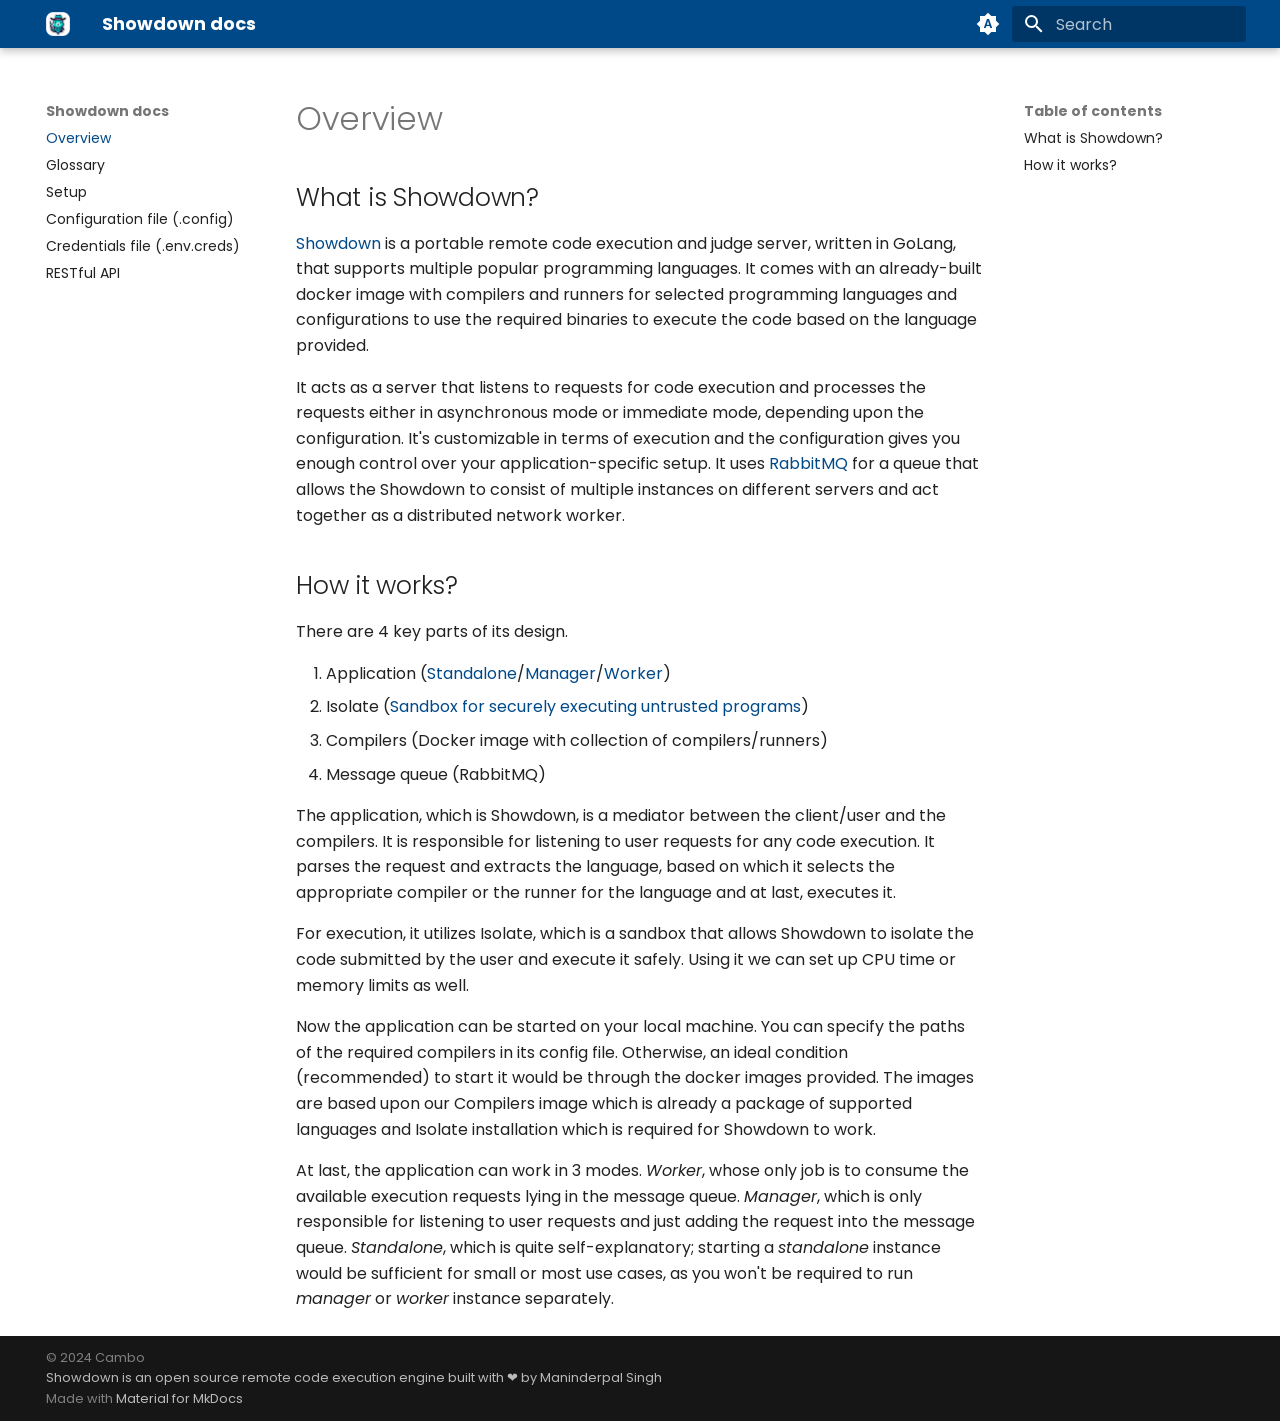
<file: docs/site/index.html>
<!doctype html>
<html lang="en" class="no-js">
  <head>
    
      <meta charset="utf-8">
      <meta name="viewport" content="width=device-width,initial-scale=1">
      
      
      
      
      
        <link rel="next" href="glossary/">
      
      
      <link rel="icon" href="assets/images/favicon.png">
      <meta name="generator" content="mkdocs-1.6.0, mkdocs-material-9.5.26">
    
    
      
        <title>Showdown docs</title>
      
    
    
      <link rel="stylesheet" href="assets/stylesheets/main.6543a935.min.css">
      
        
        <link rel="stylesheet" href="assets/stylesheets/palette.06af60db.min.css">
      
      


    
    
      
    
    
      
        
        
        <link rel="preconnect" href="https://fonts.gstatic.com" crossorigin>
        <link rel="stylesheet" href="https://fonts.googleapis.com/css?family=Poppins:300,300i,400,400i,700,700i%7CRoboto+Mono:400,400i,700,700i&display=fallback">
        <style>:root{--md-text-font:"Poppins";--md-code-font:"Roboto Mono"}</style>
      
    
    
      <link rel="stylesheet" href="stylesheets/extra.css">
    
    <script>__md_scope=new URL(".",location),__md_hash=e=>[...e].reduce((e,_)=>(e<<5)-e+_.charCodeAt(0),0),__md_get=(e,_=localStorage,t=__md_scope)=>JSON.parse(_.getItem(t.pathname+"."+e)),__md_set=(e,_,t=localStorage,a=__md_scope)=>{try{t.setItem(a.pathname+"."+e,JSON.stringify(_))}catch(e){}}</script>
    
      

    
    
    
  </head>
  
  
    
    
      
    
    
    
    
    <body dir="ltr" data-md-color-scheme="default" data-md-color-primary="custom" data-md-color-accent="indigo">
  
    
    <input class="md-toggle" data-md-toggle="drawer" type="checkbox" id="__drawer" autocomplete="off">
    <input class="md-toggle" data-md-toggle="search" type="checkbox" id="__search" autocomplete="off">
    <label class="md-overlay" for="__drawer"></label>
    <div data-md-component="skip">
      
        
        <a href="#overview" class="md-skip">
          Skip to content
        </a>
      
    </div>
    <div data-md-component="announce">
      
    </div>
    
    
      

  

<header class="md-header md-header--shadow" data-md-component="header">
  <nav class="md-header__inner md-grid" aria-label="Header">
    <a href="." title="Showdown docs" class="md-header__button md-logo" aria-label="Showdown docs" data-md-component="logo">
      
  <img src="assets/images/favicon.png" alt="logo">

    </a>
    <label class="md-header__button md-icon" for="__drawer">
      
      <svg xmlns="http://www.w3.org/2000/svg" viewBox="0 0 24 24"><path d="M3 6h18v2H3V6m0 5h18v2H3v-2m0 5h18v2H3v-2Z"/></svg>
    </label>
    <div class="md-header__title" data-md-component="header-title">
      <div class="md-header__ellipsis">
        <div class="md-header__topic">
          <span class="md-ellipsis">
            Showdown docs
          </span>
        </div>
        <div class="md-header__topic" data-md-component="header-topic">
          <span class="md-ellipsis">
            
              Overview
            
          </span>
        </div>
      </div>
    </div>
    
      
        <form class="md-header__option" data-md-component="palette">
  
    
    
    
    <input class="md-option" data-md-color-media="(prefers-color-scheme)" data-md-color-scheme="default" data-md-color-primary="custom" data-md-color-accent="indigo"  aria-label="Switch to light mode"  type="radio" name="__palette" id="__palette_0">
    
      <label class="md-header__button md-icon" title="Switch to light mode" for="__palette_1" hidden>
        <svg xmlns="http://www.w3.org/2000/svg" viewBox="0 0 24 24"><path d="m14.3 16-.7-2h-3.2l-.7 2H7.8L11 7h2l3.2 9h-1.9M20 8.69V4h-4.69L12 .69 8.69 4H4v4.69L.69 12 4 15.31V20h4.69L12 23.31 15.31 20H20v-4.69L23.31 12 20 8.69m-9.15 3.96h2.3L12 9l-1.15 3.65Z"/></svg>
      </label>
    
  
    
    
    
    <input class="md-option" data-md-color-media="(prefers-color-scheme: light)" data-md-color-scheme="default" data-md-color-primary="custom" data-md-color-accent="indigo"  aria-label="Switch to dark mode"  type="radio" name="__palette" id="__palette_1">
    
      <label class="md-header__button md-icon" title="Switch to dark mode" for="__palette_2" hidden>
        <svg xmlns="http://www.w3.org/2000/svg" viewBox="0 0 24 24"><path d="M12 8a4 4 0 0 0-4 4 4 4 0 0 0 4 4 4 4 0 0 0 4-4 4 4 0 0 0-4-4m0 10a6 6 0 0 1-6-6 6 6 0 0 1 6-6 6 6 0 0 1 6 6 6 6 0 0 1-6 6m8-9.31V4h-4.69L12 .69 8.69 4H4v4.69L.69 12 4 15.31V20h4.69L12 23.31 15.31 20H20v-4.69L23.31 12 20 8.69Z"/></svg>
      </label>
    
  
    
    
    
    <input class="md-option" data-md-color-media="(prefers-color-scheme: dark)" data-md-color-scheme="slate" data-md-color-primary="indigo" data-md-color-accent="indigo"  aria-label="Switch to system preference"  type="radio" name="__palette" id="__palette_2">
    
      <label class="md-header__button md-icon" title="Switch to system preference" for="__palette_0" hidden>
        <svg xmlns="http://www.w3.org/2000/svg" viewBox="0 0 24 24"><path d="M12 18c-.89 0-1.74-.2-2.5-.55C11.56 16.5 13 14.42 13 12c0-2.42-1.44-4.5-3.5-5.45C10.26 6.2 11.11 6 12 6a6 6 0 0 1 6 6 6 6 0 0 1-6 6m8-9.31V4h-4.69L12 .69 8.69 4H4v4.69L.69 12 4 15.31V20h4.69L12 23.31 15.31 20H20v-4.69L23.31 12 20 8.69Z"/></svg>
      </label>
    
  
</form>
      
    
    
      <script>var media,input,key,value,palette=__md_get("__palette");if(palette&&palette.color){"(prefers-color-scheme)"===palette.color.media&&(media=matchMedia("(prefers-color-scheme: light)"),input=document.querySelector(media.matches?"[data-md-color-media='(prefers-color-scheme: light)']":"[data-md-color-media='(prefers-color-scheme: dark)']"),palette.color.media=input.getAttribute("data-md-color-media"),palette.color.scheme=input.getAttribute("data-md-color-scheme"),palette.color.primary=input.getAttribute("data-md-color-primary"),palette.color.accent=input.getAttribute("data-md-color-accent"));for([key,value]of Object.entries(palette.color))document.body.setAttribute("data-md-color-"+key,value)}</script>
    
    
    
      <label class="md-header__button md-icon" for="__search">
        
        <svg xmlns="http://www.w3.org/2000/svg" viewBox="0 0 24 24"><path d="M9.5 3A6.5 6.5 0 0 1 16 9.5c0 1.61-.59 3.09-1.56 4.23l.27.27h.79l5 5-1.5 1.5-5-5v-.79l-.27-.27A6.516 6.516 0 0 1 9.5 16 6.5 6.5 0 0 1 3 9.5 6.5 6.5 0 0 1 9.5 3m0 2C7 5 5 7 5 9.5S7 14 9.5 14 14 12 14 9.5 12 5 9.5 5Z"/></svg>
      </label>
      <div class="md-search" data-md-component="search" role="dialog">
  <label class="md-search__overlay" for="__search"></label>
  <div class="md-search__inner" role="search">
    <form class="md-search__form" name="search">
      <input type="text" class="md-search__input" name="query" aria-label="Search" placeholder="Search" autocapitalize="off" autocorrect="off" autocomplete="off" spellcheck="false" data-md-component="search-query" required>
      <label class="md-search__icon md-icon" for="__search">
        
        <svg xmlns="http://www.w3.org/2000/svg" viewBox="0 0 24 24"><path d="M9.5 3A6.5 6.5 0 0 1 16 9.5c0 1.61-.59 3.09-1.56 4.23l.27.27h.79l5 5-1.5 1.5-5-5v-.79l-.27-.27A6.516 6.516 0 0 1 9.5 16 6.5 6.5 0 0 1 3 9.5 6.5 6.5 0 0 1 9.5 3m0 2C7 5 5 7 5 9.5S7 14 9.5 14 14 12 14 9.5 12 5 9.5 5Z"/></svg>
        
        <svg xmlns="http://www.w3.org/2000/svg" viewBox="0 0 24 24"><path d="M20 11v2H8l5.5 5.5-1.42 1.42L4.16 12l7.92-7.92L13.5 5.5 8 11h12Z"/></svg>
      </label>
      <nav class="md-search__options" aria-label="Search">
        
        <button type="reset" class="md-search__icon md-icon" title="Clear" aria-label="Clear" tabindex="-1">
          
          <svg xmlns="http://www.w3.org/2000/svg" viewBox="0 0 24 24"><path d="M19 6.41 17.59 5 12 10.59 6.41 5 5 6.41 10.59 12 5 17.59 6.41 19 12 13.41 17.59 19 19 17.59 13.41 12 19 6.41Z"/></svg>
        </button>
      </nav>
      
    </form>
    <div class="md-search__output">
      <div class="md-search__scrollwrap" tabindex="0" data-md-scrollfix>
        <div class="md-search-result" data-md-component="search-result">
          <div class="md-search-result__meta">
            Initializing search
          </div>
          <ol class="md-search-result__list" role="presentation"></ol>
        </div>
      </div>
    </div>
  </div>
</div>
    
    
  </nav>
  
</header>
    
    <div class="md-container" data-md-component="container">
      
      
        
          
        
      
      <main class="md-main" data-md-component="main">
        <div class="md-main__inner md-grid">
          
            
              
              <div class="md-sidebar md-sidebar--primary" data-md-component="sidebar" data-md-type="navigation" >
                <div class="md-sidebar__scrollwrap">
                  <div class="md-sidebar__inner">
                    



<nav class="md-nav md-nav--primary" aria-label="Navigation" data-md-level="0">
  <label class="md-nav__title" for="__drawer">
    <a href="." title="Showdown docs" class="md-nav__button md-logo" aria-label="Showdown docs" data-md-component="logo">
      
  <img src="assets/images/favicon.png" alt="logo">

    </a>
    Showdown docs
  </label>
  
  <ul class="md-nav__list" data-md-scrollfix>
    
      
      
  
  
    
  
  
  
    <li class="md-nav__item md-nav__item--active">
      
      <input class="md-nav__toggle md-toggle" type="checkbox" id="__toc">
      
      
        
      
      
        <label class="md-nav__link md-nav__link--active" for="__toc">
          
  
  <span class="md-ellipsis">
    Overview
  </span>
  

          <span class="md-nav__icon md-icon"></span>
        </label>
      
      <a href="." class="md-nav__link md-nav__link--active">
        
  
  <span class="md-ellipsis">
    Overview
  </span>
  

      </a>
      
        

<nav class="md-nav md-nav--secondary" aria-label="Table of contents">
  
  
  
    
  
  
    <label class="md-nav__title" for="__toc">
      <span class="md-nav__icon md-icon"></span>
      Table of contents
    </label>
    <ul class="md-nav__list" data-md-component="toc" data-md-scrollfix>
      
        <li class="md-nav__item">
  <a href="#what-is-showdown" class="md-nav__link">
    <span class="md-ellipsis">
      What is Showdown?
    </span>
  </a>
  
</li>
      
        <li class="md-nav__item">
  <a href="#how-it-works" class="md-nav__link">
    <span class="md-ellipsis">
      How it works?
    </span>
  </a>
  
</li>
      
    </ul>
  
</nav>
      
    </li>
  

    
      
      
  
  
  
  
    <li class="md-nav__item">
      <a href="glossary/" class="md-nav__link">
        
  
  <span class="md-ellipsis">
    Glossary
  </span>
  

      </a>
    </li>
  

    
      
      
  
  
  
  
    <li class="md-nav__item">
      <a href="setup/" class="md-nav__link">
        
  
  <span class="md-ellipsis">
    Setup
  </span>
  

      </a>
    </li>
  

    
      
      
  
  
  
  
    <li class="md-nav__item">
      <a href="config/" class="md-nav__link">
        
  
  <span class="md-ellipsis">
    Configuration file (.config)
  </span>
  

      </a>
    </li>
  

    
      
      
  
  
  
  
    <li class="md-nav__item">
      <a href="credentials/" class="md-nav__link">
        
  
  <span class="md-ellipsis">
    Credentials file (.env.creds)
  </span>
  

      </a>
    </li>
  

    
      
      
  
  
  
  
    <li class="md-nav__item">
      <a href="rest-api/" class="md-nav__link">
        
  
  <span class="md-ellipsis">
    RESTful API
  </span>
  

      </a>
    </li>
  

    
  </ul>
</nav>
                  </div>
                </div>
              </div>
            
            
              
              <div class="md-sidebar md-sidebar--secondary" data-md-component="sidebar" data-md-type="toc" >
                <div class="md-sidebar__scrollwrap">
                  <div class="md-sidebar__inner">
                    

<nav class="md-nav md-nav--secondary" aria-label="Table of contents">
  
  
  
    
  
  
    <label class="md-nav__title" for="__toc">
      <span class="md-nav__icon md-icon"></span>
      Table of contents
    </label>
    <ul class="md-nav__list" data-md-component="toc" data-md-scrollfix>
      
        <li class="md-nav__item">
  <a href="#what-is-showdown" class="md-nav__link">
    <span class="md-ellipsis">
      What is Showdown?
    </span>
  </a>
  
</li>
      
        <li class="md-nav__item">
  <a href="#how-it-works" class="md-nav__link">
    <span class="md-ellipsis">
      How it works?
    </span>
  </a>
  
</li>
      
    </ul>
  
</nav>
                  </div>
                </div>
              </div>
            
          
          
            <div class="md-content" data-md-component="content">
              <article class="md-content__inner md-typeset">
                
                  


<h1 id="overview">Overview</h1>
<h2 id="what-is-showdown">What is Showdown?</h2>
<p><a href="https://github.com/msc24x/showdown">Showdown</a> is a portable remote code execution and judge server, written in GoLang,
that supports multiple popular programming languages.
It comes with an already-built docker image with compilers and runners for selected
programming languages and configurations to use the required binaries to execute the code
based on the language provided.</p>
<p>It acts as a server that listens to requests for code
execution and processes the requests either in asynchronous mode or immediate mode,
depending upon the configuration. It's customizable in terms of execution and the configuration
gives you enough control over your application-specific setup. It uses <a href="https://www.rabbitmq.com/">RabbitMQ</a> for a 
queue that allows the Showdown to consist of multiple instances on different servers
and act together as a distributed network worker.</p>
<h2 id="how-it-works">How it works?</h2>
<p>There are 4 key parts of its design.</p>
<ol>
<li>Application (<a href="/glossary/#standalone">Standalone</a>/<a href="/glossary/#manager">Manager</a>/<a href="/glossary/#worker">Worker</a>)</li>
<li>Isolate (<a href="https://github.com/ioi/isolate">Sandbox for securely executing untrusted programs</a>)</li>
<li>Compilers (Docker image with collection of compilers/runners)</li>
<li>Message queue (RabbitMQ)</li>
</ol>
<p>The application, which is Showdown, is a mediator between the client/user and the compilers. It
is responsible for listening to user requests for any code execution. It parses the request and extracts the language,
based on which it selects the appropriate compiler or the runner for the language and at last, executes it.</p>
<p>For execution, it utilizes Isolate, which is a sandbox that allows Showdown to isolate the code
submitted by the user and execute it safely. Using it we can set up CPU time or memory limits as well.</p>
<p>Now the application can be started on your local machine. You can specify the paths of the required
compilers in its config file. Otherwise, an ideal condition (recommended) to start it would be through
the docker images provided. The images are based upon our Compilers image which is already a package
of supported languages and Isolate installation which is required for Showdown to work.</p>
<p>At last, the application can work in 3 modes. <em>Worker</em>, whose only job is to consume the available
execution requests lying in the message queue. <em>Manager</em>, which is only responsible for listening to user
requests and just adding the request into the message queue. <em>Standalone</em>, which is quite self-explanatory;
starting a <em>standalone</em> instance would be sufficient for small or most use cases, as you won't
be required to run <em>manager</em> or <em>worker</em> instance separately.</p>












                
              </article>
            </div>
          
          
<script>var target=document.getElementById(location.hash.slice(1));target&&target.name&&(target.checked=target.name.startsWith("__tabbed_"))</script>
        </div>
        
      </main>
      
        <footer class="md-footer">
  
  <div class="md-footer-meta md-typeset">
    <div class="md-footer-meta__inner md-grid">
      <div class="md-copyright">
  
    <div class="md-copyright__highlight">
      <a href='https://showdown.cambo.in'>Showdown is an open source remote code execution engine</a> built with &#10084; by <a href="https://cambo.in">Maninderpal Singh</a>
    </div>
  
  
    Made with
    <a href="https://squidfunk.github.io/mkdocs-material/" target="_blank" rel="noopener">
      Material for MkDocs
    </a>
  
</div>
      
    </div>
  </div>
</footer>
      
    </div>
    <div class="md-dialog" data-md-component="dialog">
      <div class="md-dialog__inner md-typeset"></div>
    </div>
    
    
    <script id="__config" type="application/json">{"base": ".", "features": ["content.code.copy", "content.tooltips"], "search": "assets/javascripts/workers/search.b8dbb3d2.min.js", "translations": {"clipboard.copied": "Copied to clipboard", "clipboard.copy": "Copy to clipboard", "search.result.more.one": "1 more on this page", "search.result.more.other": "# more on this page", "search.result.none": "No matching documents", "search.result.one": "1 matching document", "search.result.other": "# matching documents", "search.result.placeholder": "Type to start searching", "search.result.term.missing": "Missing", "select.version": "Select version"}}</script>
    
    
      <script src="assets/javascripts/bundle.ad660dcc.min.js"></script>
      
    
  </body>
</html>
</file>
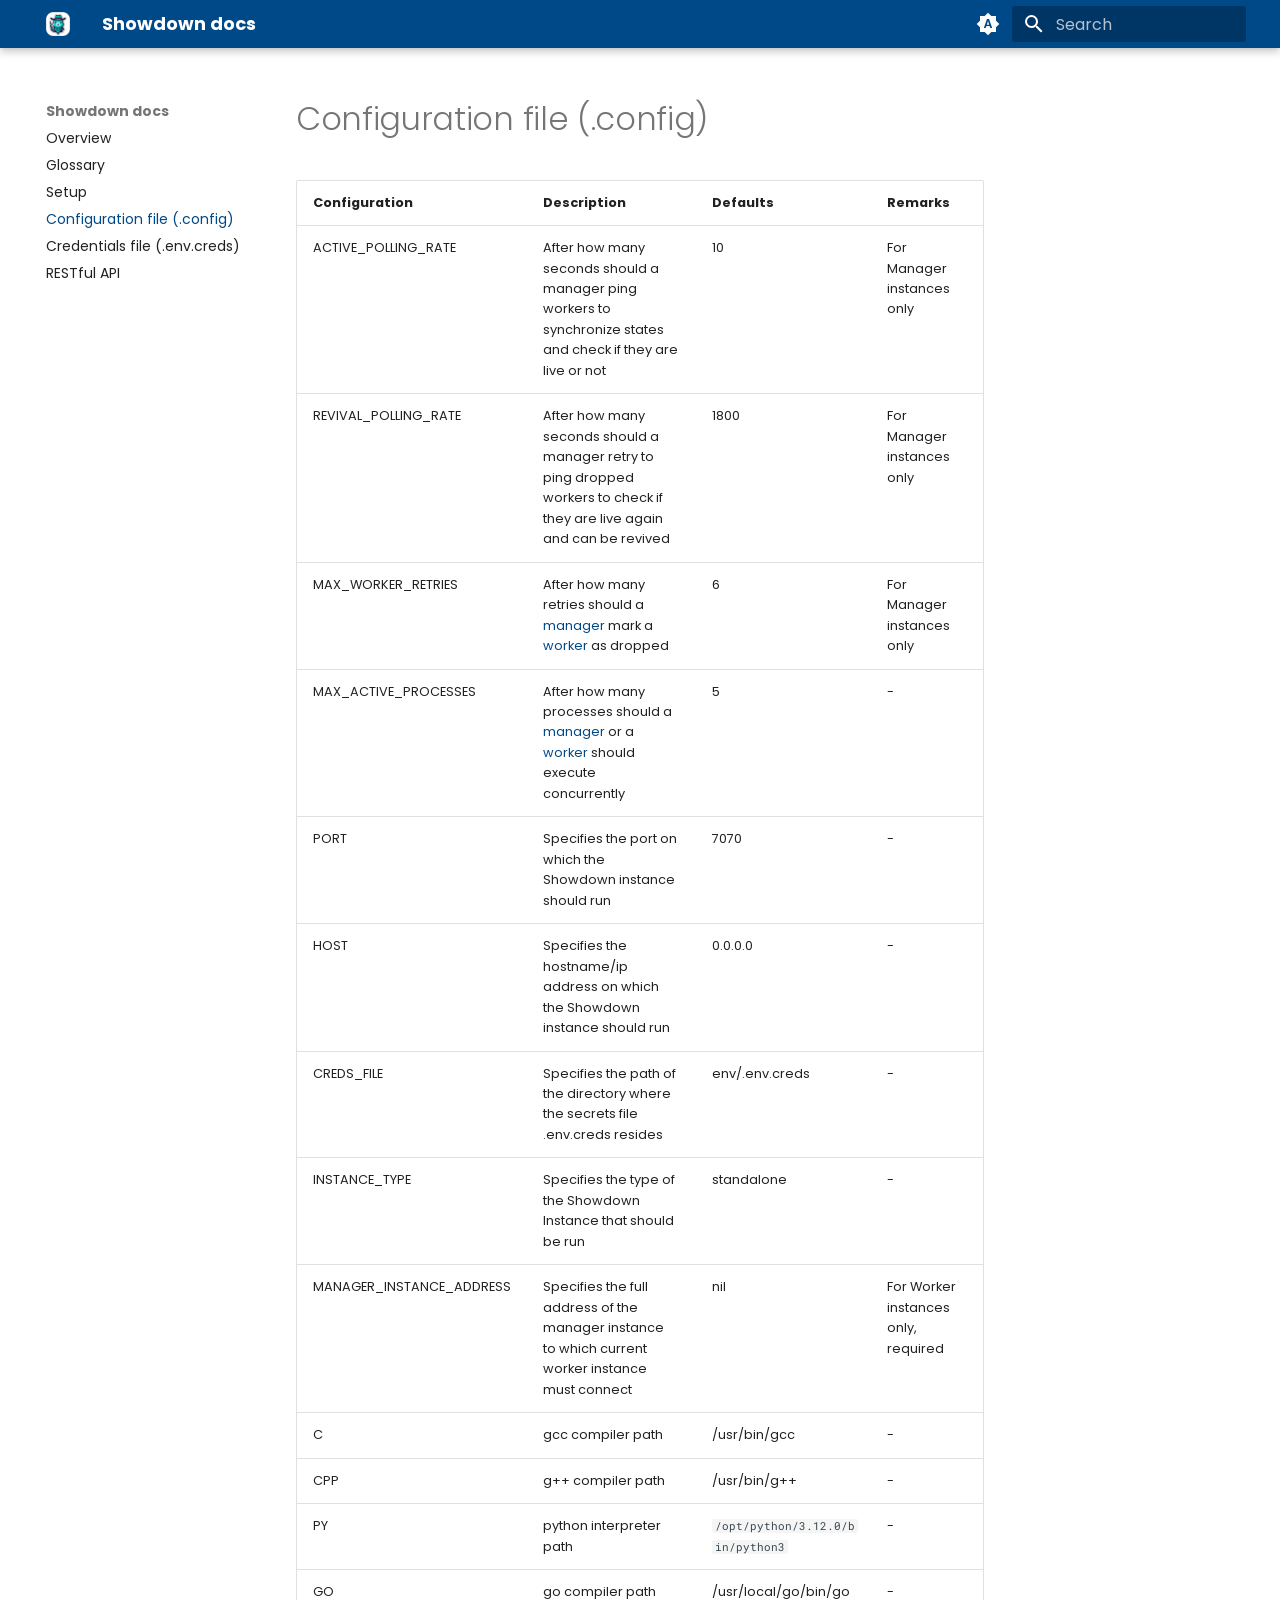
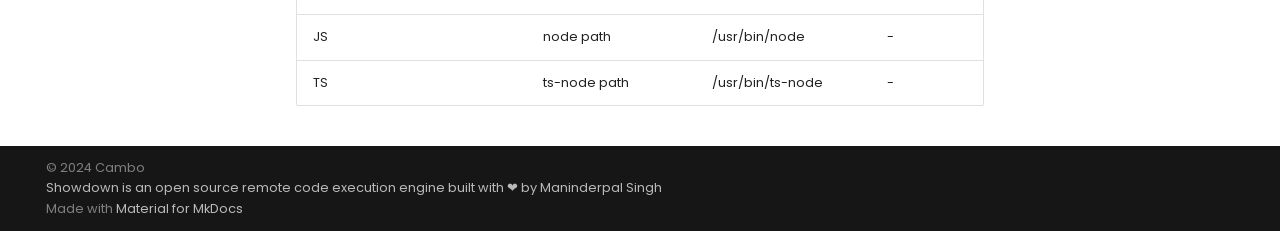
<file: docs/site/config/index.html>
<!doctype html>
<html lang="en" class="no-js">
  <head>
    
      <meta charset="utf-8">
      <meta name="viewport" content="width=device-width,initial-scale=1">
      
      
      
      
        <link rel="prev" href="../setup/">
      
      
        <link rel="next" href="../credentials/">
      
      
      <link rel="icon" href="../assets/images/favicon.png">
      <meta name="generator" content="mkdocs-1.6.0, mkdocs-material-9.5.26">
    
    
      
        <title>Configuration file (.config) - Showdown docs</title>
      
    
    
      <link rel="stylesheet" href="../assets/stylesheets/main.6543a935.min.css">
      
        
        <link rel="stylesheet" href="../assets/stylesheets/palette.06af60db.min.css">
      
      


    
    
      
    
    
      
        
        
        <link rel="preconnect" href="https://fonts.gstatic.com" crossorigin>
        <link rel="stylesheet" href="https://fonts.googleapis.com/css?family=Poppins:300,300i,400,400i,700,700i%7CRoboto+Mono:400,400i,700,700i&display=fallback">
        <style>:root{--md-text-font:"Poppins";--md-code-font:"Roboto Mono"}</style>
      
    
    
      <link rel="stylesheet" href="../stylesheets/extra.css">
    
    <script>__md_scope=new URL("..",location),__md_hash=e=>[...e].reduce((e,_)=>(e<<5)-e+_.charCodeAt(0),0),__md_get=(e,_=localStorage,t=__md_scope)=>JSON.parse(_.getItem(t.pathname+"."+e)),__md_set=(e,_,t=localStorage,a=__md_scope)=>{try{t.setItem(a.pathname+"."+e,JSON.stringify(_))}catch(e){}}</script>
    
      

    
    
    
  </head>
  
  
    
    
      
    
    
    
    
    <body dir="ltr" data-md-color-scheme="default" data-md-color-primary="custom" data-md-color-accent="indigo">
  
    
    <input class="md-toggle" data-md-toggle="drawer" type="checkbox" id="__drawer" autocomplete="off">
    <input class="md-toggle" data-md-toggle="search" type="checkbox" id="__search" autocomplete="off">
    <label class="md-overlay" for="__drawer"></label>
    <div data-md-component="skip">
      
        
        <a href="#configuration-file-config" class="md-skip">
          Skip to content
        </a>
      
    </div>
    <div data-md-component="announce">
      
    </div>
    
    
      

  

<header class="md-header md-header--shadow" data-md-component="header">
  <nav class="md-header__inner md-grid" aria-label="Header">
    <a href=".." title="Showdown docs" class="md-header__button md-logo" aria-label="Showdown docs" data-md-component="logo">
      
  <img src="../assets/images/favicon.png" alt="logo">

    </a>
    <label class="md-header__button md-icon" for="__drawer">
      
      <svg xmlns="http://www.w3.org/2000/svg" viewBox="0 0 24 24"><path d="M3 6h18v2H3V6m0 5h18v2H3v-2m0 5h18v2H3v-2Z"/></svg>
    </label>
    <div class="md-header__title" data-md-component="header-title">
      <div class="md-header__ellipsis">
        <div class="md-header__topic">
          <span class="md-ellipsis">
            Showdown docs
          </span>
        </div>
        <div class="md-header__topic" data-md-component="header-topic">
          <span class="md-ellipsis">
            
              Configuration file (.config)
            
          </span>
        </div>
      </div>
    </div>
    
      
        <form class="md-header__option" data-md-component="palette">
  
    
    
    
    <input class="md-option" data-md-color-media="(prefers-color-scheme)" data-md-color-scheme="default" data-md-color-primary="custom" data-md-color-accent="indigo"  aria-label="Switch to light mode"  type="radio" name="__palette" id="__palette_0">
    
      <label class="md-header__button md-icon" title="Switch to light mode" for="__palette_1" hidden>
        <svg xmlns="http://www.w3.org/2000/svg" viewBox="0 0 24 24"><path d="m14.3 16-.7-2h-3.2l-.7 2H7.8L11 7h2l3.2 9h-1.9M20 8.69V4h-4.69L12 .69 8.69 4H4v4.69L.69 12 4 15.31V20h4.69L12 23.31 15.31 20H20v-4.69L23.31 12 20 8.69m-9.15 3.96h2.3L12 9l-1.15 3.65Z"/></svg>
      </label>
    
  
    
    
    
    <input class="md-option" data-md-color-media="(prefers-color-scheme: light)" data-md-color-scheme="default" data-md-color-primary="custom" data-md-color-accent="indigo"  aria-label="Switch to dark mode"  type="radio" name="__palette" id="__palette_1">
    
      <label class="md-header__button md-icon" title="Switch to dark mode" for="__palette_2" hidden>
        <svg xmlns="http://www.w3.org/2000/svg" viewBox="0 0 24 24"><path d="M12 8a4 4 0 0 0-4 4 4 4 0 0 0 4 4 4 4 0 0 0 4-4 4 4 0 0 0-4-4m0 10a6 6 0 0 1-6-6 6 6 0 0 1 6-6 6 6 0 0 1 6 6 6 6 0 0 1-6 6m8-9.31V4h-4.69L12 .69 8.69 4H4v4.69L.69 12 4 15.31V20h4.69L12 23.31 15.31 20H20v-4.69L23.31 12 20 8.69Z"/></svg>
      </label>
    
  
    
    
    
    <input class="md-option" data-md-color-media="(prefers-color-scheme: dark)" data-md-color-scheme="slate" data-md-color-primary="indigo" data-md-color-accent="indigo"  aria-label="Switch to system preference"  type="radio" name="__palette" id="__palette_2">
    
      <label class="md-header__button md-icon" title="Switch to system preference" for="__palette_0" hidden>
        <svg xmlns="http://www.w3.org/2000/svg" viewBox="0 0 24 24"><path d="M12 18c-.89 0-1.74-.2-2.5-.55C11.56 16.5 13 14.42 13 12c0-2.42-1.44-4.5-3.5-5.45C10.26 6.2 11.11 6 12 6a6 6 0 0 1 6 6 6 6 0 0 1-6 6m8-9.31V4h-4.69L12 .69 8.69 4H4v4.69L.69 12 4 15.31V20h4.69L12 23.31 15.31 20H20v-4.69L23.31 12 20 8.69Z"/></svg>
      </label>
    
  
</form>
      
    
    
      <script>var media,input,key,value,palette=__md_get("__palette");if(palette&&palette.color){"(prefers-color-scheme)"===palette.color.media&&(media=matchMedia("(prefers-color-scheme: light)"),input=document.querySelector(media.matches?"[data-md-color-media='(prefers-color-scheme: light)']":"[data-md-color-media='(prefers-color-scheme: dark)']"),palette.color.media=input.getAttribute("data-md-color-media"),palette.color.scheme=input.getAttribute("data-md-color-scheme"),palette.color.primary=input.getAttribute("data-md-color-primary"),palette.color.accent=input.getAttribute("data-md-color-accent"));for([key,value]of Object.entries(palette.color))document.body.setAttribute("data-md-color-"+key,value)}</script>
    
    
    
      <label class="md-header__button md-icon" for="__search">
        
        <svg xmlns="http://www.w3.org/2000/svg" viewBox="0 0 24 24"><path d="M9.5 3A6.5 6.5 0 0 1 16 9.5c0 1.61-.59 3.09-1.56 4.23l.27.27h.79l5 5-1.5 1.5-5-5v-.79l-.27-.27A6.516 6.516 0 0 1 9.5 16 6.5 6.5 0 0 1 3 9.5 6.5 6.5 0 0 1 9.5 3m0 2C7 5 5 7 5 9.5S7 14 9.5 14 14 12 14 9.5 12 5 9.5 5Z"/></svg>
      </label>
      <div class="md-search" data-md-component="search" role="dialog">
  <label class="md-search__overlay" for="__search"></label>
  <div class="md-search__inner" role="search">
    <form class="md-search__form" name="search">
      <input type="text" class="md-search__input" name="query" aria-label="Search" placeholder="Search" autocapitalize="off" autocorrect="off" autocomplete="off" spellcheck="false" data-md-component="search-query" required>
      <label class="md-search__icon md-icon" for="__search">
        
        <svg xmlns="http://www.w3.org/2000/svg" viewBox="0 0 24 24"><path d="M9.5 3A6.5 6.5 0 0 1 16 9.5c0 1.61-.59 3.09-1.56 4.23l.27.27h.79l5 5-1.5 1.5-5-5v-.79l-.27-.27A6.516 6.516 0 0 1 9.5 16 6.5 6.5 0 0 1 3 9.5 6.5 6.5 0 0 1 9.5 3m0 2C7 5 5 7 5 9.5S7 14 9.5 14 14 12 14 9.5 12 5 9.5 5Z"/></svg>
        
        <svg xmlns="http://www.w3.org/2000/svg" viewBox="0 0 24 24"><path d="M20 11v2H8l5.5 5.5-1.42 1.42L4.16 12l7.92-7.92L13.5 5.5 8 11h12Z"/></svg>
      </label>
      <nav class="md-search__options" aria-label="Search">
        
        <button type="reset" class="md-search__icon md-icon" title="Clear" aria-label="Clear" tabindex="-1">
          
          <svg xmlns="http://www.w3.org/2000/svg" viewBox="0 0 24 24"><path d="M19 6.41 17.59 5 12 10.59 6.41 5 5 6.41 10.59 12 5 17.59 6.41 19 12 13.41 17.59 19 19 17.59 13.41 12 19 6.41Z"/></svg>
        </button>
      </nav>
      
    </form>
    <div class="md-search__output">
      <div class="md-search__scrollwrap" tabindex="0" data-md-scrollfix>
        <div class="md-search-result" data-md-component="search-result">
          <div class="md-search-result__meta">
            Initializing search
          </div>
          <ol class="md-search-result__list" role="presentation"></ol>
        </div>
      </div>
    </div>
  </div>
</div>
    
    
  </nav>
  
</header>
    
    <div class="md-container" data-md-component="container">
      
      
        
          
        
      
      <main class="md-main" data-md-component="main">
        <div class="md-main__inner md-grid">
          
            
              
              <div class="md-sidebar md-sidebar--primary" data-md-component="sidebar" data-md-type="navigation" >
                <div class="md-sidebar__scrollwrap">
                  <div class="md-sidebar__inner">
                    



<nav class="md-nav md-nav--primary" aria-label="Navigation" data-md-level="0">
  <label class="md-nav__title" for="__drawer">
    <a href=".." title="Showdown docs" class="md-nav__button md-logo" aria-label="Showdown docs" data-md-component="logo">
      
  <img src="../assets/images/favicon.png" alt="logo">

    </a>
    Showdown docs
  </label>
  
  <ul class="md-nav__list" data-md-scrollfix>
    
      
      
  
  
  
  
    <li class="md-nav__item">
      <a href=".." class="md-nav__link">
        
  
  <span class="md-ellipsis">
    Overview
  </span>
  

      </a>
    </li>
  

    
      
      
  
  
  
  
    <li class="md-nav__item">
      <a href="../glossary/" class="md-nav__link">
        
  
  <span class="md-ellipsis">
    Glossary
  </span>
  

      </a>
    </li>
  

    
      
      
  
  
  
  
    <li class="md-nav__item">
      <a href="../setup/" class="md-nav__link">
        
  
  <span class="md-ellipsis">
    Setup
  </span>
  

      </a>
    </li>
  

    
      
      
  
  
    
  
  
  
    <li class="md-nav__item md-nav__item--active">
      
      <input class="md-nav__toggle md-toggle" type="checkbox" id="__toc">
      
      
        
      
      
      <a href="./" class="md-nav__link md-nav__link--active">
        
  
  <span class="md-ellipsis">
    Configuration file (.config)
  </span>
  

      </a>
      
    </li>
  

    
      
      
  
  
  
  
    <li class="md-nav__item">
      <a href="../credentials/" class="md-nav__link">
        
  
  <span class="md-ellipsis">
    Credentials file (.env.creds)
  </span>
  

      </a>
    </li>
  

    
      
      
  
  
  
  
    <li class="md-nav__item">
      <a href="../rest-api/" class="md-nav__link">
        
  
  <span class="md-ellipsis">
    RESTful API
  </span>
  

      </a>
    </li>
  

    
  </ul>
</nav>
                  </div>
                </div>
              </div>
            
            
              
              <div class="md-sidebar md-sidebar--secondary" data-md-component="sidebar" data-md-type="toc" >
                <div class="md-sidebar__scrollwrap">
                  <div class="md-sidebar__inner">
                    

<nav class="md-nav md-nav--secondary" aria-label="Table of contents">
  
  
  
    
  
  
</nav>
                  </div>
                </div>
              </div>
            
          
          
            <div class="md-content" data-md-component="content">
              <article class="md-content__inner md-typeset">
                
                  


<h1 id="configuration-file-config">Configuration file (.config)</h1>
<table>
<thead>
<tr>
<th>Configuration</th>
<th>Description</th>
<th>Defaults</th>
<th>Remarks</th>
</tr>
</thead>
<tbody>
<tr>
<td>ACTIVE_POLLING_RATE</td>
<td>After how many seconds should a manager ping workers to synchronize states and check if they are live or not</td>
<td>10</td>
<td>For Manager instances only</td>
</tr>
<tr>
<td>REVIVAL_POLLING_RATE</td>
<td>After how many seconds should a manager retry to ping dropped workers to check if they are live again and can be revived</td>
<td>1800</td>
<td>For Manager instances only</td>
</tr>
<tr>
<td>MAX_WORKER_RETRIES</td>
<td>After how many retries should a <a href="/glossary/#manager">manager</a> mark a <a href="/glossary/#worker">worker</a> as dropped</td>
<td>6</td>
<td>For Manager instances only</td>
</tr>
<tr>
<td>MAX_ACTIVE_PROCESSES</td>
<td>After how many processes should a <a href="/glossary/#manager">manager</a> or a <a href="/glossary/#worker">worker</a> should execute concurrently</td>
<td>5</td>
<td>-</td>
</tr>
<tr>
<td>PORT</td>
<td>Specifies the port on which the Showdown instance should run</td>
<td>7070</td>
<td>-</td>
</tr>
<tr>
<td>HOST</td>
<td>Specifies the hostname/ip address on which the Showdown instance should run</td>
<td>0.0.0.0</td>
<td>-</td>
</tr>
<tr>
<td>CREDS_FILE</td>
<td>Specifies the path of the directory where the secrets file .env.creds resides</td>
<td>env/.env.creds</td>
<td>-</td>
</tr>
<tr>
<td>INSTANCE_TYPE</td>
<td>Specifies the type of the Showdown Instance that should be run</td>
<td>standalone</td>
<td>-</td>
</tr>
<tr>
<td>MANAGER_INSTANCE_ADDRESS</td>
<td>Specifies the full address of the manager instance to which current worker instance must connect</td>
<td>nil</td>
<td>For Worker instances only, required</td>
</tr>
<tr>
<td>C</td>
<td>gcc compiler path</td>
<td>/usr/bin/gcc</td>
<td>-</td>
</tr>
<tr>
<td>CPP</td>
<td>g++ compiler path</td>
<td>/usr/bin/g++</td>
<td>-</td>
</tr>
<tr>
<td>PY</td>
<td>python interpreter path</td>
<td><code>/opt/python/3.12.0/bin/python3</code></td>
<td>-</td>
</tr>
<tr>
<td>GO</td>
<td>go compiler path</td>
<td>/usr/local/go/bin/go</td>
<td>-</td>
</tr>
<tr>
<td>JS</td>
<td>node path</td>
<td>/usr/bin/node</td>
<td>-</td>
</tr>
<tr>
<td>TS</td>
<td>ts-node path</td>
<td>/usr/bin/ts-node</td>
<td>-</td>
</tr>
</tbody>
</table>












                
              </article>
            </div>
          
          
<script>var target=document.getElementById(location.hash.slice(1));target&&target.name&&(target.checked=target.name.startsWith("__tabbed_"))</script>
        </div>
        
      </main>
      
        <footer class="md-footer">
  
  <div class="md-footer-meta md-typeset">
    <div class="md-footer-meta__inner md-grid">
      <div class="md-copyright">
  
    <div class="md-copyright__highlight">
      <a href='https://showdown.cambo.in'>Showdown is an open source remote code execution engine</a> built with &#10084; by <a href="https://cambo.in">Maninderpal Singh</a>
    </div>
  
  
    Made with
    <a href="https://squidfunk.github.io/mkdocs-material/" target="_blank" rel="noopener">
      Material for MkDocs
    </a>
  
</div>
      
    </div>
  </div>
</footer>
      
    </div>
    <div class="md-dialog" data-md-component="dialog">
      <div class="md-dialog__inner md-typeset"></div>
    </div>
    
    
    <script id="__config" type="application/json">{"base": "..", "features": ["content.code.copy", "content.tooltips"], "search": "../assets/javascripts/workers/search.b8dbb3d2.min.js", "translations": {"clipboard.copied": "Copied to clipboard", "clipboard.copy": "Copy to clipboard", "search.result.more.one": "1 more on this page", "search.result.more.other": "# more on this page", "search.result.none": "No matching documents", "search.result.one": "1 matching document", "search.result.other": "# matching documents", "search.result.placeholder": "Type to start searching", "search.result.term.missing": "Missing", "select.version": "Select version"}}</script>
    
    
      <script src="../assets/javascripts/bundle.ad660dcc.min.js"></script>
      
    
  </body>
</html>
</file>
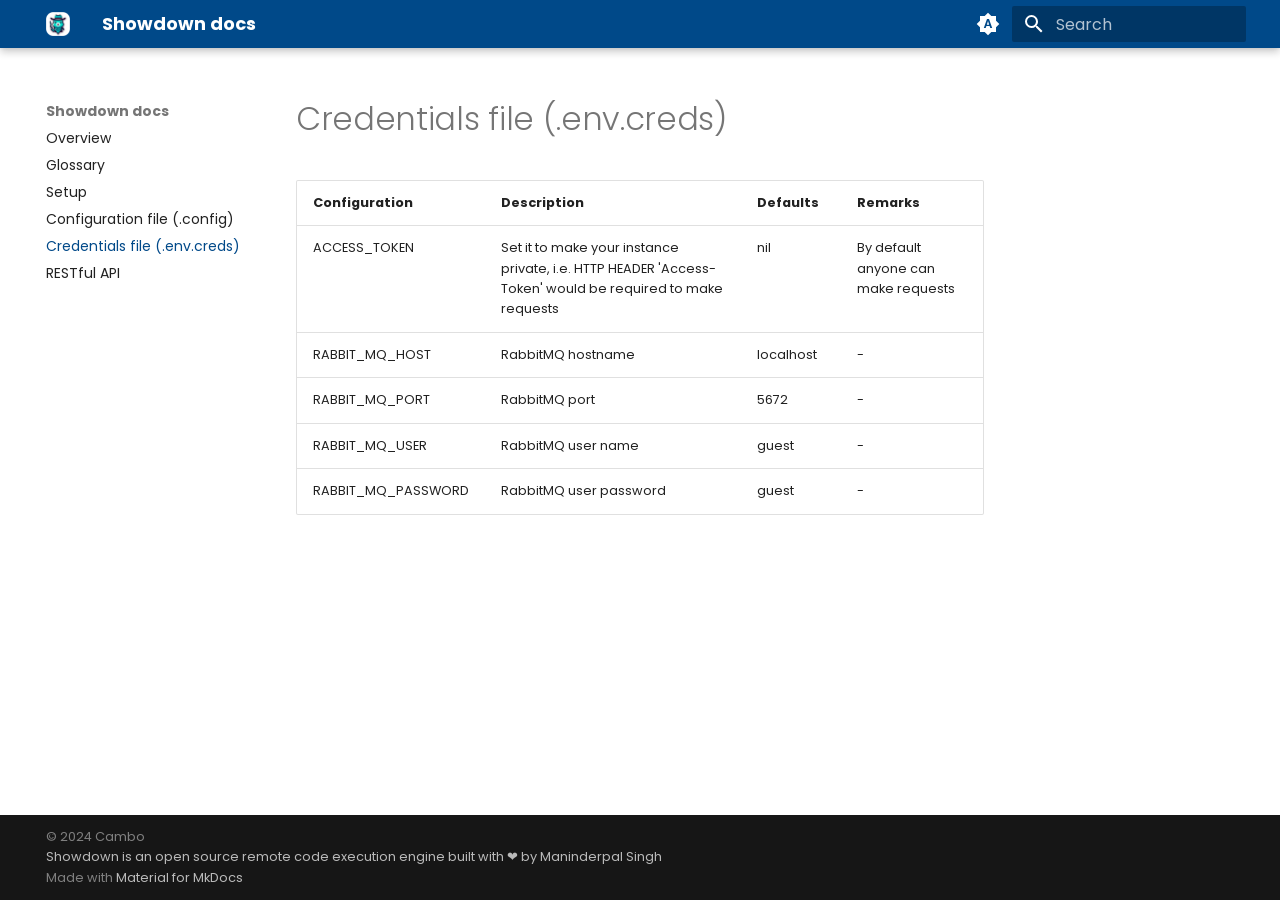
<file: docs/site/credentials/index.html>
<!doctype html>
<html lang="en" class="no-js">
  <head>
    
      <meta charset="utf-8">
      <meta name="viewport" content="width=device-width,initial-scale=1">
      
      
      
      
        <link rel="prev" href="../config/">
      
      
        <link rel="next" href="../rest-api/">
      
      
      <link rel="icon" href="../assets/images/favicon.png">
      <meta name="generator" content="mkdocs-1.6.0, mkdocs-material-9.5.26">
    
    
      
        <title>Credentials file (.env.creds) - Showdown docs</title>
      
    
    
      <link rel="stylesheet" href="../assets/stylesheets/main.6543a935.min.css">
      
        
        <link rel="stylesheet" href="../assets/stylesheets/palette.06af60db.min.css">
      
      


    
    
      
    
    
      
        
        
        <link rel="preconnect" href="https://fonts.gstatic.com" crossorigin>
        <link rel="stylesheet" href="https://fonts.googleapis.com/css?family=Poppins:300,300i,400,400i,700,700i%7CRoboto+Mono:400,400i,700,700i&display=fallback">
        <style>:root{--md-text-font:"Poppins";--md-code-font:"Roboto Mono"}</style>
      
    
    
      <link rel="stylesheet" href="../stylesheets/extra.css">
    
    <script>__md_scope=new URL("..",location),__md_hash=e=>[...e].reduce((e,_)=>(e<<5)-e+_.charCodeAt(0),0),__md_get=(e,_=localStorage,t=__md_scope)=>JSON.parse(_.getItem(t.pathname+"."+e)),__md_set=(e,_,t=localStorage,a=__md_scope)=>{try{t.setItem(a.pathname+"."+e,JSON.stringify(_))}catch(e){}}</script>
    
      

    
    
    
  </head>
  
  
    
    
      
    
    
    
    
    <body dir="ltr" data-md-color-scheme="default" data-md-color-primary="custom" data-md-color-accent="indigo">
  
    
    <input class="md-toggle" data-md-toggle="drawer" type="checkbox" id="__drawer" autocomplete="off">
    <input class="md-toggle" data-md-toggle="search" type="checkbox" id="__search" autocomplete="off">
    <label class="md-overlay" for="__drawer"></label>
    <div data-md-component="skip">
      
        
        <a href="#credentials-file-envcreds" class="md-skip">
          Skip to content
        </a>
      
    </div>
    <div data-md-component="announce">
      
    </div>
    
    
      

  

<header class="md-header md-header--shadow" data-md-component="header">
  <nav class="md-header__inner md-grid" aria-label="Header">
    <a href=".." title="Showdown docs" class="md-header__button md-logo" aria-label="Showdown docs" data-md-component="logo">
      
  <img src="../assets/images/favicon.png" alt="logo">

    </a>
    <label class="md-header__button md-icon" for="__drawer">
      
      <svg xmlns="http://www.w3.org/2000/svg" viewBox="0 0 24 24"><path d="M3 6h18v2H3V6m0 5h18v2H3v-2m0 5h18v2H3v-2Z"/></svg>
    </label>
    <div class="md-header__title" data-md-component="header-title">
      <div class="md-header__ellipsis">
        <div class="md-header__topic">
          <span class="md-ellipsis">
            Showdown docs
          </span>
        </div>
        <div class="md-header__topic" data-md-component="header-topic">
          <span class="md-ellipsis">
            
              Credentials file (.env.creds)
            
          </span>
        </div>
      </div>
    </div>
    
      
        <form class="md-header__option" data-md-component="palette">
  
    
    
    
    <input class="md-option" data-md-color-media="(prefers-color-scheme)" data-md-color-scheme="default" data-md-color-primary="custom" data-md-color-accent="indigo"  aria-label="Switch to light mode"  type="radio" name="__palette" id="__palette_0">
    
      <label class="md-header__button md-icon" title="Switch to light mode" for="__palette_1" hidden>
        <svg xmlns="http://www.w3.org/2000/svg" viewBox="0 0 24 24"><path d="m14.3 16-.7-2h-3.2l-.7 2H7.8L11 7h2l3.2 9h-1.9M20 8.69V4h-4.69L12 .69 8.69 4H4v4.69L.69 12 4 15.31V20h4.69L12 23.31 15.31 20H20v-4.69L23.31 12 20 8.69m-9.15 3.96h2.3L12 9l-1.15 3.65Z"/></svg>
      </label>
    
  
    
    
    
    <input class="md-option" data-md-color-media="(prefers-color-scheme: light)" data-md-color-scheme="default" data-md-color-primary="custom" data-md-color-accent="indigo"  aria-label="Switch to dark mode"  type="radio" name="__palette" id="__palette_1">
    
      <label class="md-header__button md-icon" title="Switch to dark mode" for="__palette_2" hidden>
        <svg xmlns="http://www.w3.org/2000/svg" viewBox="0 0 24 24"><path d="M12 8a4 4 0 0 0-4 4 4 4 0 0 0 4 4 4 4 0 0 0 4-4 4 4 0 0 0-4-4m0 10a6 6 0 0 1-6-6 6 6 0 0 1 6-6 6 6 0 0 1 6 6 6 6 0 0 1-6 6m8-9.31V4h-4.69L12 .69 8.69 4H4v4.69L.69 12 4 15.31V20h4.69L12 23.31 15.31 20H20v-4.69L23.31 12 20 8.69Z"/></svg>
      </label>
    
  
    
    
    
    <input class="md-option" data-md-color-media="(prefers-color-scheme: dark)" data-md-color-scheme="slate" data-md-color-primary="indigo" data-md-color-accent="indigo"  aria-label="Switch to system preference"  type="radio" name="__palette" id="__palette_2">
    
      <label class="md-header__button md-icon" title="Switch to system preference" for="__palette_0" hidden>
        <svg xmlns="http://www.w3.org/2000/svg" viewBox="0 0 24 24"><path d="M12 18c-.89 0-1.74-.2-2.5-.55C11.56 16.5 13 14.42 13 12c0-2.42-1.44-4.5-3.5-5.45C10.26 6.2 11.11 6 12 6a6 6 0 0 1 6 6 6 6 0 0 1-6 6m8-9.31V4h-4.69L12 .69 8.69 4H4v4.69L.69 12 4 15.31V20h4.69L12 23.31 15.31 20H20v-4.69L23.31 12 20 8.69Z"/></svg>
      </label>
    
  
</form>
      
    
    
      <script>var media,input,key,value,palette=__md_get("__palette");if(palette&&palette.color){"(prefers-color-scheme)"===palette.color.media&&(media=matchMedia("(prefers-color-scheme: light)"),input=document.querySelector(media.matches?"[data-md-color-media='(prefers-color-scheme: light)']":"[data-md-color-media='(prefers-color-scheme: dark)']"),palette.color.media=input.getAttribute("data-md-color-media"),palette.color.scheme=input.getAttribute("data-md-color-scheme"),palette.color.primary=input.getAttribute("data-md-color-primary"),palette.color.accent=input.getAttribute("data-md-color-accent"));for([key,value]of Object.entries(palette.color))document.body.setAttribute("data-md-color-"+key,value)}</script>
    
    
    
      <label class="md-header__button md-icon" for="__search">
        
        <svg xmlns="http://www.w3.org/2000/svg" viewBox="0 0 24 24"><path d="M9.5 3A6.5 6.5 0 0 1 16 9.5c0 1.61-.59 3.09-1.56 4.23l.27.27h.79l5 5-1.5 1.5-5-5v-.79l-.27-.27A6.516 6.516 0 0 1 9.5 16 6.5 6.5 0 0 1 3 9.5 6.5 6.5 0 0 1 9.5 3m0 2C7 5 5 7 5 9.5S7 14 9.5 14 14 12 14 9.5 12 5 9.5 5Z"/></svg>
      </label>
      <div class="md-search" data-md-component="search" role="dialog">
  <label class="md-search__overlay" for="__search"></label>
  <div class="md-search__inner" role="search">
    <form class="md-search__form" name="search">
      <input type="text" class="md-search__input" name="query" aria-label="Search" placeholder="Search" autocapitalize="off" autocorrect="off" autocomplete="off" spellcheck="false" data-md-component="search-query" required>
      <label class="md-search__icon md-icon" for="__search">
        
        <svg xmlns="http://www.w3.org/2000/svg" viewBox="0 0 24 24"><path d="M9.5 3A6.5 6.5 0 0 1 16 9.5c0 1.61-.59 3.09-1.56 4.23l.27.27h.79l5 5-1.5 1.5-5-5v-.79l-.27-.27A6.516 6.516 0 0 1 9.5 16 6.5 6.5 0 0 1 3 9.5 6.5 6.5 0 0 1 9.5 3m0 2C7 5 5 7 5 9.5S7 14 9.5 14 14 12 14 9.5 12 5 9.5 5Z"/></svg>
        
        <svg xmlns="http://www.w3.org/2000/svg" viewBox="0 0 24 24"><path d="M20 11v2H8l5.5 5.5-1.42 1.42L4.16 12l7.92-7.92L13.5 5.5 8 11h12Z"/></svg>
      </label>
      <nav class="md-search__options" aria-label="Search">
        
        <button type="reset" class="md-search__icon md-icon" title="Clear" aria-label="Clear" tabindex="-1">
          
          <svg xmlns="http://www.w3.org/2000/svg" viewBox="0 0 24 24"><path d="M19 6.41 17.59 5 12 10.59 6.41 5 5 6.41 10.59 12 5 17.59 6.41 19 12 13.41 17.59 19 19 17.59 13.41 12 19 6.41Z"/></svg>
        </button>
      </nav>
      
    </form>
    <div class="md-search__output">
      <div class="md-search__scrollwrap" tabindex="0" data-md-scrollfix>
        <div class="md-search-result" data-md-component="search-result">
          <div class="md-search-result__meta">
            Initializing search
          </div>
          <ol class="md-search-result__list" role="presentation"></ol>
        </div>
      </div>
    </div>
  </div>
</div>
    
    
  </nav>
  
</header>
    
    <div class="md-container" data-md-component="container">
      
      
        
          
        
      
      <main class="md-main" data-md-component="main">
        <div class="md-main__inner md-grid">
          
            
              
              <div class="md-sidebar md-sidebar--primary" data-md-component="sidebar" data-md-type="navigation" >
                <div class="md-sidebar__scrollwrap">
                  <div class="md-sidebar__inner">
                    



<nav class="md-nav md-nav--primary" aria-label="Navigation" data-md-level="0">
  <label class="md-nav__title" for="__drawer">
    <a href=".." title="Showdown docs" class="md-nav__button md-logo" aria-label="Showdown docs" data-md-component="logo">
      
  <img src="../assets/images/favicon.png" alt="logo">

    </a>
    Showdown docs
  </label>
  
  <ul class="md-nav__list" data-md-scrollfix>
    
      
      
  
  
  
  
    <li class="md-nav__item">
      <a href=".." class="md-nav__link">
        
  
  <span class="md-ellipsis">
    Overview
  </span>
  

      </a>
    </li>
  

    
      
      
  
  
  
  
    <li class="md-nav__item">
      <a href="../glossary/" class="md-nav__link">
        
  
  <span class="md-ellipsis">
    Glossary
  </span>
  

      </a>
    </li>
  

    
      
      
  
  
  
  
    <li class="md-nav__item">
      <a href="../setup/" class="md-nav__link">
        
  
  <span class="md-ellipsis">
    Setup
  </span>
  

      </a>
    </li>
  

    
      
      
  
  
  
  
    <li class="md-nav__item">
      <a href="../config/" class="md-nav__link">
        
  
  <span class="md-ellipsis">
    Configuration file (.config)
  </span>
  

      </a>
    </li>
  

    
      
      
  
  
    
  
  
  
    <li class="md-nav__item md-nav__item--active">
      
      <input class="md-nav__toggle md-toggle" type="checkbox" id="__toc">
      
      
        
      
      
      <a href="./" class="md-nav__link md-nav__link--active">
        
  
  <span class="md-ellipsis">
    Credentials file (.env.creds)
  </span>
  

      </a>
      
    </li>
  

    
      
      
  
  
  
  
    <li class="md-nav__item">
      <a href="../rest-api/" class="md-nav__link">
        
  
  <span class="md-ellipsis">
    RESTful API
  </span>
  

      </a>
    </li>
  

    
  </ul>
</nav>
                  </div>
                </div>
              </div>
            
            
              
              <div class="md-sidebar md-sidebar--secondary" data-md-component="sidebar" data-md-type="toc" >
                <div class="md-sidebar__scrollwrap">
                  <div class="md-sidebar__inner">
                    

<nav class="md-nav md-nav--secondary" aria-label="Table of contents">
  
  
  
    
  
  
</nav>
                  </div>
                </div>
              </div>
            
          
          
            <div class="md-content" data-md-component="content">
              <article class="md-content__inner md-typeset">
                
                  


<h1 id="credentials-file-envcreds">Credentials file (.env.creds)</h1>
<table>
<thead>
<tr>
<th>Configuration</th>
<th>Description</th>
<th>Defaults</th>
<th>Remarks</th>
</tr>
</thead>
<tbody>
<tr>
<td>ACCESS_TOKEN</td>
<td>Set it to make your instance private, i.e. HTTP HEADER 'Access-Token' would be required to make requests</td>
<td>nil</td>
<td>By default anyone can make requests</td>
</tr>
<tr>
<td>RABBIT_MQ_HOST</td>
<td>RabbitMQ hostname</td>
<td>localhost</td>
<td>-</td>
</tr>
<tr>
<td>RABBIT_MQ_PORT</td>
<td>RabbitMQ port</td>
<td>5672</td>
<td>-</td>
</tr>
<tr>
<td>RABBIT_MQ_USER</td>
<td>RabbitMQ user name</td>
<td>guest</td>
<td>-</td>
</tr>
<tr>
<td>RABBIT_MQ_PASSWORD</td>
<td>RabbitMQ user password</td>
<td>guest</td>
<td>-</td>
</tr>
</tbody>
</table>












                
              </article>
            </div>
          
          
<script>var target=document.getElementById(location.hash.slice(1));target&&target.name&&(target.checked=target.name.startsWith("__tabbed_"))</script>
        </div>
        
      </main>
      
        <footer class="md-footer">
  
  <div class="md-footer-meta md-typeset">
    <div class="md-footer-meta__inner md-grid">
      <div class="md-copyright">
  
    <div class="md-copyright__highlight">
      <a href='https://showdown.cambo.in'>Showdown is an open source remote code execution engine</a> built with &#10084; by <a href="https://cambo.in">Maninderpal Singh</a>
    </div>
  
  
    Made with
    <a href="https://squidfunk.github.io/mkdocs-material/" target="_blank" rel="noopener">
      Material for MkDocs
    </a>
  
</div>
      
    </div>
  </div>
</footer>
      
    </div>
    <div class="md-dialog" data-md-component="dialog">
      <div class="md-dialog__inner md-typeset"></div>
    </div>
    
    
    <script id="__config" type="application/json">{"base": "..", "features": ["content.code.copy", "content.tooltips"], "search": "../assets/javascripts/workers/search.b8dbb3d2.min.js", "translations": {"clipboard.copied": "Copied to clipboard", "clipboard.copy": "Copy to clipboard", "search.result.more.one": "1 more on this page", "search.result.more.other": "# more on this page", "search.result.none": "No matching documents", "search.result.one": "1 matching document", "search.result.other": "# matching documents", "search.result.placeholder": "Type to start searching", "search.result.term.missing": "Missing", "select.version": "Select version"}}</script>
    
    
      <script src="../assets/javascripts/bundle.ad660dcc.min.js"></script>
      
    
  </body>
</html>
</file>
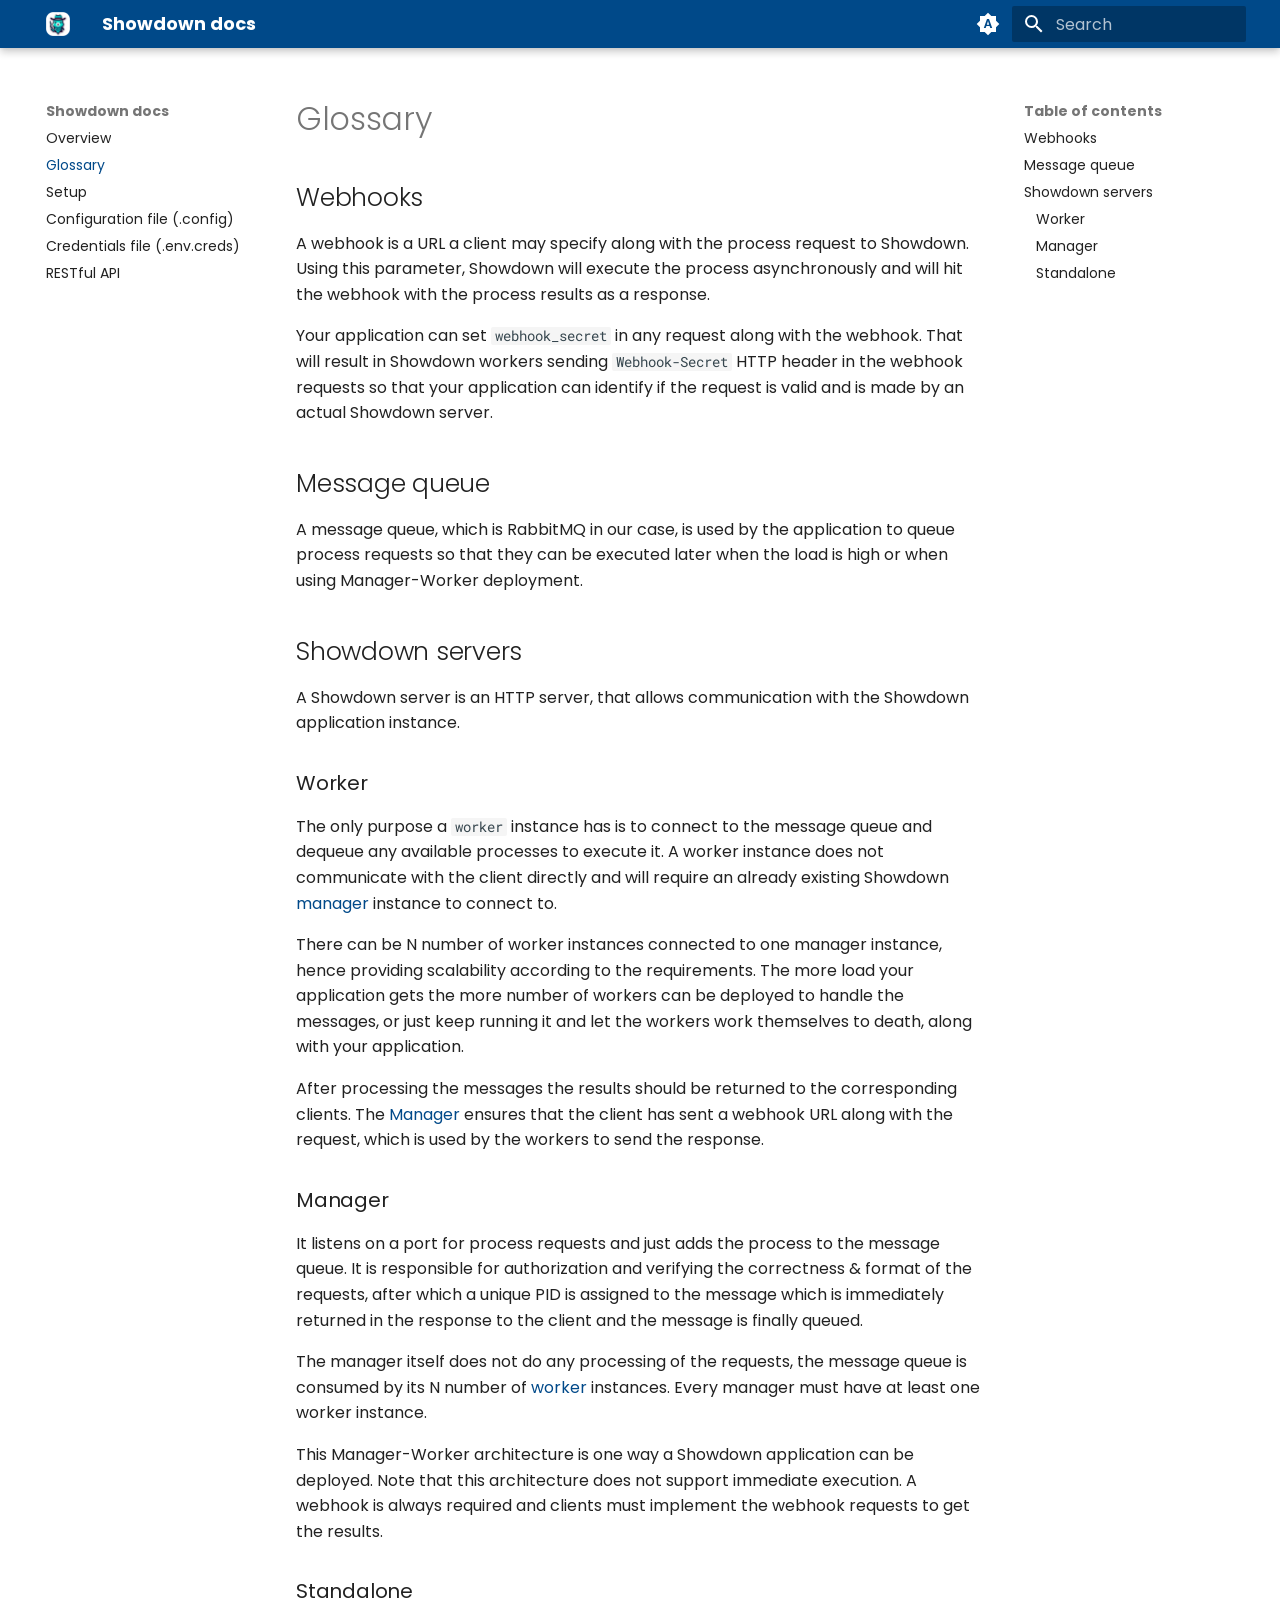
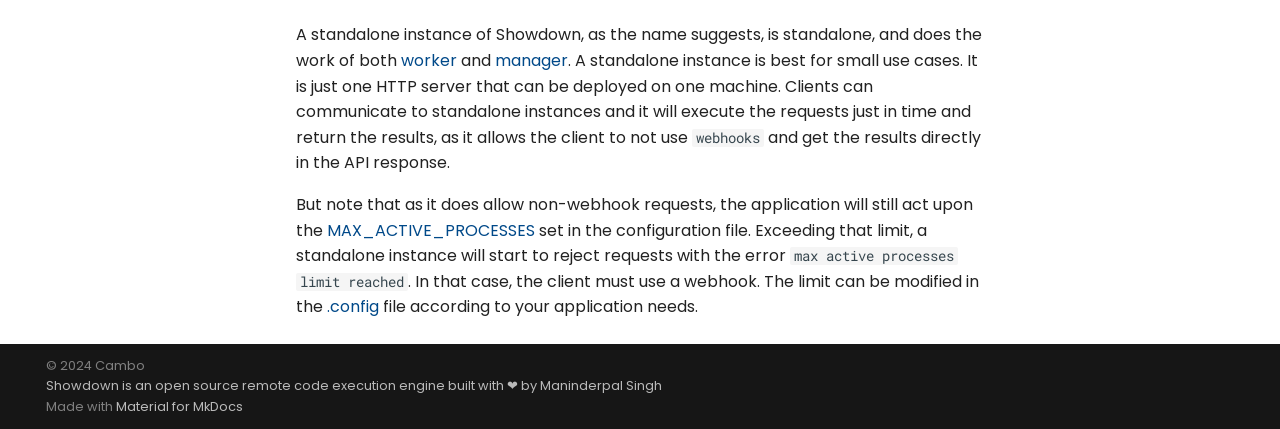
<file: docs/site/glossary/index.html>
<!doctype html>
<html lang="en" class="no-js">
  <head>
    
      <meta charset="utf-8">
      <meta name="viewport" content="width=device-width,initial-scale=1">
      
      
      
      
        <link rel="prev" href="..">
      
      
        <link rel="next" href="../setup/">
      
      
      <link rel="icon" href="../assets/images/favicon.png">
      <meta name="generator" content="mkdocs-1.6.0, mkdocs-material-9.5.26">
    
    
      
        <title>Glossary - Showdown docs</title>
      
    
    
      <link rel="stylesheet" href="../assets/stylesheets/main.6543a935.min.css">
      
        
        <link rel="stylesheet" href="../assets/stylesheets/palette.06af60db.min.css">
      
      


    
    
      
    
    
      
        
        
        <link rel="preconnect" href="https://fonts.gstatic.com" crossorigin>
        <link rel="stylesheet" href="https://fonts.googleapis.com/css?family=Poppins:300,300i,400,400i,700,700i%7CRoboto+Mono:400,400i,700,700i&display=fallback">
        <style>:root{--md-text-font:"Poppins";--md-code-font:"Roboto Mono"}</style>
      
    
    
      <link rel="stylesheet" href="../stylesheets/extra.css">
    
    <script>__md_scope=new URL("..",location),__md_hash=e=>[...e].reduce((e,_)=>(e<<5)-e+_.charCodeAt(0),0),__md_get=(e,_=localStorage,t=__md_scope)=>JSON.parse(_.getItem(t.pathname+"."+e)),__md_set=(e,_,t=localStorage,a=__md_scope)=>{try{t.setItem(a.pathname+"."+e,JSON.stringify(_))}catch(e){}}</script>
    
      

    
    
    
  </head>
  
  
    
    
      
    
    
    
    
    <body dir="ltr" data-md-color-scheme="default" data-md-color-primary="custom" data-md-color-accent="indigo">
  
    
    <input class="md-toggle" data-md-toggle="drawer" type="checkbox" id="__drawer" autocomplete="off">
    <input class="md-toggle" data-md-toggle="search" type="checkbox" id="__search" autocomplete="off">
    <label class="md-overlay" for="__drawer"></label>
    <div data-md-component="skip">
      
        
        <a href="#glossary" class="md-skip">
          Skip to content
        </a>
      
    </div>
    <div data-md-component="announce">
      
    </div>
    
    
      

  

<header class="md-header md-header--shadow" data-md-component="header">
  <nav class="md-header__inner md-grid" aria-label="Header">
    <a href=".." title="Showdown docs" class="md-header__button md-logo" aria-label="Showdown docs" data-md-component="logo">
      
  <img src="../assets/images/favicon.png" alt="logo">

    </a>
    <label class="md-header__button md-icon" for="__drawer">
      
      <svg xmlns="http://www.w3.org/2000/svg" viewBox="0 0 24 24"><path d="M3 6h18v2H3V6m0 5h18v2H3v-2m0 5h18v2H3v-2Z"/></svg>
    </label>
    <div class="md-header__title" data-md-component="header-title">
      <div class="md-header__ellipsis">
        <div class="md-header__topic">
          <span class="md-ellipsis">
            Showdown docs
          </span>
        </div>
        <div class="md-header__topic" data-md-component="header-topic">
          <span class="md-ellipsis">
            
              Glossary
            
          </span>
        </div>
      </div>
    </div>
    
      
        <form class="md-header__option" data-md-component="palette">
  
    
    
    
    <input class="md-option" data-md-color-media="(prefers-color-scheme)" data-md-color-scheme="default" data-md-color-primary="custom" data-md-color-accent="indigo"  aria-label="Switch to light mode"  type="radio" name="__palette" id="__palette_0">
    
      <label class="md-header__button md-icon" title="Switch to light mode" for="__palette_1" hidden>
        <svg xmlns="http://www.w3.org/2000/svg" viewBox="0 0 24 24"><path d="m14.3 16-.7-2h-3.2l-.7 2H7.8L11 7h2l3.2 9h-1.9M20 8.69V4h-4.69L12 .69 8.69 4H4v4.69L.69 12 4 15.31V20h4.69L12 23.31 15.31 20H20v-4.69L23.31 12 20 8.69m-9.15 3.96h2.3L12 9l-1.15 3.65Z"/></svg>
      </label>
    
  
    
    
    
    <input class="md-option" data-md-color-media="(prefers-color-scheme: light)" data-md-color-scheme="default" data-md-color-primary="custom" data-md-color-accent="indigo"  aria-label="Switch to dark mode"  type="radio" name="__palette" id="__palette_1">
    
      <label class="md-header__button md-icon" title="Switch to dark mode" for="__palette_2" hidden>
        <svg xmlns="http://www.w3.org/2000/svg" viewBox="0 0 24 24"><path d="M12 8a4 4 0 0 0-4 4 4 4 0 0 0 4 4 4 4 0 0 0 4-4 4 4 0 0 0-4-4m0 10a6 6 0 0 1-6-6 6 6 0 0 1 6-6 6 6 0 0 1 6 6 6 6 0 0 1-6 6m8-9.31V4h-4.69L12 .69 8.69 4H4v4.69L.69 12 4 15.31V20h4.69L12 23.31 15.31 20H20v-4.69L23.31 12 20 8.69Z"/></svg>
      </label>
    
  
    
    
    
    <input class="md-option" data-md-color-media="(prefers-color-scheme: dark)" data-md-color-scheme="slate" data-md-color-primary="indigo" data-md-color-accent="indigo"  aria-label="Switch to system preference"  type="radio" name="__palette" id="__palette_2">
    
      <label class="md-header__button md-icon" title="Switch to system preference" for="__palette_0" hidden>
        <svg xmlns="http://www.w3.org/2000/svg" viewBox="0 0 24 24"><path d="M12 18c-.89 0-1.74-.2-2.5-.55C11.56 16.5 13 14.42 13 12c0-2.42-1.44-4.5-3.5-5.45C10.26 6.2 11.11 6 12 6a6 6 0 0 1 6 6 6 6 0 0 1-6 6m8-9.31V4h-4.69L12 .69 8.69 4H4v4.69L.69 12 4 15.31V20h4.69L12 23.31 15.31 20H20v-4.69L23.31 12 20 8.69Z"/></svg>
      </label>
    
  
</form>
      
    
    
      <script>var media,input,key,value,palette=__md_get("__palette");if(palette&&palette.color){"(prefers-color-scheme)"===palette.color.media&&(media=matchMedia("(prefers-color-scheme: light)"),input=document.querySelector(media.matches?"[data-md-color-media='(prefers-color-scheme: light)']":"[data-md-color-media='(prefers-color-scheme: dark)']"),palette.color.media=input.getAttribute("data-md-color-media"),palette.color.scheme=input.getAttribute("data-md-color-scheme"),palette.color.primary=input.getAttribute("data-md-color-primary"),palette.color.accent=input.getAttribute("data-md-color-accent"));for([key,value]of Object.entries(palette.color))document.body.setAttribute("data-md-color-"+key,value)}</script>
    
    
    
      <label class="md-header__button md-icon" for="__search">
        
        <svg xmlns="http://www.w3.org/2000/svg" viewBox="0 0 24 24"><path d="M9.5 3A6.5 6.5 0 0 1 16 9.5c0 1.61-.59 3.09-1.56 4.23l.27.27h.79l5 5-1.5 1.5-5-5v-.79l-.27-.27A6.516 6.516 0 0 1 9.5 16 6.5 6.5 0 0 1 3 9.5 6.5 6.5 0 0 1 9.5 3m0 2C7 5 5 7 5 9.5S7 14 9.5 14 14 12 14 9.5 12 5 9.5 5Z"/></svg>
      </label>
      <div class="md-search" data-md-component="search" role="dialog">
  <label class="md-search__overlay" for="__search"></label>
  <div class="md-search__inner" role="search">
    <form class="md-search__form" name="search">
      <input type="text" class="md-search__input" name="query" aria-label="Search" placeholder="Search" autocapitalize="off" autocorrect="off" autocomplete="off" spellcheck="false" data-md-component="search-query" required>
      <label class="md-search__icon md-icon" for="__search">
        
        <svg xmlns="http://www.w3.org/2000/svg" viewBox="0 0 24 24"><path d="M9.5 3A6.5 6.5 0 0 1 16 9.5c0 1.61-.59 3.09-1.56 4.23l.27.27h.79l5 5-1.5 1.5-5-5v-.79l-.27-.27A6.516 6.516 0 0 1 9.5 16 6.5 6.5 0 0 1 3 9.5 6.5 6.5 0 0 1 9.5 3m0 2C7 5 5 7 5 9.5S7 14 9.5 14 14 12 14 9.5 12 5 9.5 5Z"/></svg>
        
        <svg xmlns="http://www.w3.org/2000/svg" viewBox="0 0 24 24"><path d="M20 11v2H8l5.5 5.5-1.42 1.42L4.16 12l7.92-7.92L13.5 5.5 8 11h12Z"/></svg>
      </label>
      <nav class="md-search__options" aria-label="Search">
        
        <button type="reset" class="md-search__icon md-icon" title="Clear" aria-label="Clear" tabindex="-1">
          
          <svg xmlns="http://www.w3.org/2000/svg" viewBox="0 0 24 24"><path d="M19 6.41 17.59 5 12 10.59 6.41 5 5 6.41 10.59 12 5 17.59 6.41 19 12 13.41 17.59 19 19 17.59 13.41 12 19 6.41Z"/></svg>
        </button>
      </nav>
      
    </form>
    <div class="md-search__output">
      <div class="md-search__scrollwrap" tabindex="0" data-md-scrollfix>
        <div class="md-search-result" data-md-component="search-result">
          <div class="md-search-result__meta">
            Initializing search
          </div>
          <ol class="md-search-result__list" role="presentation"></ol>
        </div>
      </div>
    </div>
  </div>
</div>
    
    
  </nav>
  
</header>
    
    <div class="md-container" data-md-component="container">
      
      
        
          
        
      
      <main class="md-main" data-md-component="main">
        <div class="md-main__inner md-grid">
          
            
              
              <div class="md-sidebar md-sidebar--primary" data-md-component="sidebar" data-md-type="navigation" >
                <div class="md-sidebar__scrollwrap">
                  <div class="md-sidebar__inner">
                    



<nav class="md-nav md-nav--primary" aria-label="Navigation" data-md-level="0">
  <label class="md-nav__title" for="__drawer">
    <a href=".." title="Showdown docs" class="md-nav__button md-logo" aria-label="Showdown docs" data-md-component="logo">
      
  <img src="../assets/images/favicon.png" alt="logo">

    </a>
    Showdown docs
  </label>
  
  <ul class="md-nav__list" data-md-scrollfix>
    
      
      
  
  
  
  
    <li class="md-nav__item">
      <a href=".." class="md-nav__link">
        
  
  <span class="md-ellipsis">
    Overview
  </span>
  

      </a>
    </li>
  

    
      
      
  
  
    
  
  
  
    <li class="md-nav__item md-nav__item--active">
      
      <input class="md-nav__toggle md-toggle" type="checkbox" id="__toc">
      
      
        
      
      
        <label class="md-nav__link md-nav__link--active" for="__toc">
          
  
  <span class="md-ellipsis">
    Glossary
  </span>
  

          <span class="md-nav__icon md-icon"></span>
        </label>
      
      <a href="./" class="md-nav__link md-nav__link--active">
        
  
  <span class="md-ellipsis">
    Glossary
  </span>
  

      </a>
      
        

<nav class="md-nav md-nav--secondary" aria-label="Table of contents">
  
  
  
    
  
  
    <label class="md-nav__title" for="__toc">
      <span class="md-nav__icon md-icon"></span>
      Table of contents
    </label>
    <ul class="md-nav__list" data-md-component="toc" data-md-scrollfix>
      
        <li class="md-nav__item">
  <a href="#webhooks" class="md-nav__link">
    <span class="md-ellipsis">
      Webhooks
    </span>
  </a>
  
</li>
      
        <li class="md-nav__item">
  <a href="#message-queue" class="md-nav__link">
    <span class="md-ellipsis">
      Message queue
    </span>
  </a>
  
</li>
      
        <li class="md-nav__item">
  <a href="#showdown-servers" class="md-nav__link">
    <span class="md-ellipsis">
      Showdown servers
    </span>
  </a>
  
    <nav class="md-nav" aria-label="Showdown servers">
      <ul class="md-nav__list">
        
          <li class="md-nav__item">
  <a href="#worker" class="md-nav__link">
    <span class="md-ellipsis">
      Worker
    </span>
  </a>
  
</li>
        
          <li class="md-nav__item">
  <a href="#manager" class="md-nav__link">
    <span class="md-ellipsis">
      Manager
    </span>
  </a>
  
</li>
        
          <li class="md-nav__item">
  <a href="#standalone" class="md-nav__link">
    <span class="md-ellipsis">
      Standalone
    </span>
  </a>
  
</li>
        
      </ul>
    </nav>
  
</li>
      
    </ul>
  
</nav>
      
    </li>
  

    
      
      
  
  
  
  
    <li class="md-nav__item">
      <a href="../setup/" class="md-nav__link">
        
  
  <span class="md-ellipsis">
    Setup
  </span>
  

      </a>
    </li>
  

    
      
      
  
  
  
  
    <li class="md-nav__item">
      <a href="../config/" class="md-nav__link">
        
  
  <span class="md-ellipsis">
    Configuration file (.config)
  </span>
  

      </a>
    </li>
  

    
      
      
  
  
  
  
    <li class="md-nav__item">
      <a href="../credentials/" class="md-nav__link">
        
  
  <span class="md-ellipsis">
    Credentials file (.env.creds)
  </span>
  

      </a>
    </li>
  

    
      
      
  
  
  
  
    <li class="md-nav__item">
      <a href="../rest-api/" class="md-nav__link">
        
  
  <span class="md-ellipsis">
    RESTful API
  </span>
  

      </a>
    </li>
  

    
  </ul>
</nav>
                  </div>
                </div>
              </div>
            
            
              
              <div class="md-sidebar md-sidebar--secondary" data-md-component="sidebar" data-md-type="toc" >
                <div class="md-sidebar__scrollwrap">
                  <div class="md-sidebar__inner">
                    

<nav class="md-nav md-nav--secondary" aria-label="Table of contents">
  
  
  
    
  
  
    <label class="md-nav__title" for="__toc">
      <span class="md-nav__icon md-icon"></span>
      Table of contents
    </label>
    <ul class="md-nav__list" data-md-component="toc" data-md-scrollfix>
      
        <li class="md-nav__item">
  <a href="#webhooks" class="md-nav__link">
    <span class="md-ellipsis">
      Webhooks
    </span>
  </a>
  
</li>
      
        <li class="md-nav__item">
  <a href="#message-queue" class="md-nav__link">
    <span class="md-ellipsis">
      Message queue
    </span>
  </a>
  
</li>
      
        <li class="md-nav__item">
  <a href="#showdown-servers" class="md-nav__link">
    <span class="md-ellipsis">
      Showdown servers
    </span>
  </a>
  
    <nav class="md-nav" aria-label="Showdown servers">
      <ul class="md-nav__list">
        
          <li class="md-nav__item">
  <a href="#worker" class="md-nav__link">
    <span class="md-ellipsis">
      Worker
    </span>
  </a>
  
</li>
        
          <li class="md-nav__item">
  <a href="#manager" class="md-nav__link">
    <span class="md-ellipsis">
      Manager
    </span>
  </a>
  
</li>
        
          <li class="md-nav__item">
  <a href="#standalone" class="md-nav__link">
    <span class="md-ellipsis">
      Standalone
    </span>
  </a>
  
</li>
        
      </ul>
    </nav>
  
</li>
      
    </ul>
  
</nav>
                  </div>
                </div>
              </div>
            
          
          
            <div class="md-content" data-md-component="content">
              <article class="md-content__inner md-typeset">
                
                  


<h1 id="glossary">Glossary</h1>
<h2 id="webhooks">Webhooks</h2>
<p>A webhook is a URL a client may specify along with the process request to Showdown.
Using this parameter, Showdown will execute the process asynchronously and will
hit the webhook with the process results as a response.</p>
<p>Your application can set <code>webhook_secret</code> in any request along with the webhook.
That will result in Showdown workers sending <code>Webhook-Secret</code> HTTP header in the webhook requests
so that your application can identify if the request is valid and is made
by an actual Showdown server. </p>
<h2 id="message-queue">Message queue</h2>
<p>A message queue, which is RabbitMQ in our case, is used by the application to
queue process requests so that they can be executed later when the load is high
or when using Manager-Worker deployment.</p>
<h2 id="showdown-servers">Showdown servers</h2>
<p>A Showdown server is an HTTP server, that allows communication with the 
Showdown application instance.</p>
<h3 id="worker">Worker</h3>
<p>The only purpose a <code>worker</code> instance has is to connect to the message queue
and dequeue any available processes to execute it. A worker instance does not
communicate with the client directly and will require an already existing
Showdown <a href="/glossary/#manager">manager</a> instance to connect to.</p>
<p>There can be N number of worker instances connected to one manager instance,
hence providing scalability according to the requirements. The more load your
application gets the more number of workers can be deployed to handle the messages,
or just keep running it and let the workers work themselves to death, along 
with your application.</p>
<p>After processing the messages the results should be returned to the corresponding
clients. The <a href="/glossary/#manager">Manager</a> ensures that the client has sent a webhook
URL along with the request, which is used by the workers to send the response.</p>
<h3 id="manager">Manager</h3>
<p>It listens on a port for process requests and just adds the process to the message queue.
It is responsible for authorization and verifying the
correctness &amp; format of the requests, after which a unique PID is assigned to the message
which is immediately returned in the response to the client and the message is
finally queued.</p>
<p>The manager itself does not do any processing of the requests, the message queue is consumed by
its N number of <a href="/glossary/#worker">worker</a> instances. Every manager must have at least
one worker instance.</p>
<p>This Manager-Worker architecture is one way a Showdown application can be deployed.
Note that this architecture does not support immediate execution. A webhook is always required
and clients must implement the webhook requests to get the results.</p>
<h3 id="standalone">Standalone</h3>
<p>A standalone instance of Showdown, as the name suggests, is standalone, and does
the work of both <a href="/glossary/#worker">worker</a> and <a href="/glossary/#manager">manager</a>. A standalone
instance is best for small use cases. It is just one HTTP server that can be deployed on one
machine. Clients can communicate to standalone instances and it will execute the requests
just in time and return the results, as it allows the client to not use <code>webhooks</code> and get
the results directly in the API response.</p>
<p>But note that as it does allow non-webhook requests, the application will still act
upon the <a href="/config-file">MAX_ACTIVE_PROCESSES</a> set in the configuration file. Exceeding that limit,
a standalone instance will start to reject requests with the error <code>max active processes limit reached</code>. In that case,
the client must use a webhook. The limit can be modified in the <a href="/config-file">.config</a> file
according to your application needs.</p>












                
              </article>
            </div>
          
          
<script>var target=document.getElementById(location.hash.slice(1));target&&target.name&&(target.checked=target.name.startsWith("__tabbed_"))</script>
        </div>
        
      </main>
      
        <footer class="md-footer">
  
  <div class="md-footer-meta md-typeset">
    <div class="md-footer-meta__inner md-grid">
      <div class="md-copyright">
  
    <div class="md-copyright__highlight">
      <a href='https://showdown.cambo.in'>Showdown is an open source remote code execution engine</a> built with &#10084; by <a href="https://cambo.in">Maninderpal Singh</a>
    </div>
  
  
    Made with
    <a href="https://squidfunk.github.io/mkdocs-material/" target="_blank" rel="noopener">
      Material for MkDocs
    </a>
  
</div>
      
    </div>
  </div>
</footer>
      
    </div>
    <div class="md-dialog" data-md-component="dialog">
      <div class="md-dialog__inner md-typeset"></div>
    </div>
    
    
    <script id="__config" type="application/json">{"base": "..", "features": ["content.code.copy", "content.tooltips"], "search": "../assets/javascripts/workers/search.b8dbb3d2.min.js", "translations": {"clipboard.copied": "Copied to clipboard", "clipboard.copy": "Copy to clipboard", "search.result.more.one": "1 more on this page", "search.result.more.other": "# more on this page", "search.result.none": "No matching documents", "search.result.one": "1 matching document", "search.result.other": "# matching documents", "search.result.placeholder": "Type to start searching", "search.result.term.missing": "Missing", "select.version": "Select version"}}</script>
    
    
      <script src="../assets/javascripts/bundle.ad660dcc.min.js"></script>
      
    
  </body>
</html>
</file>
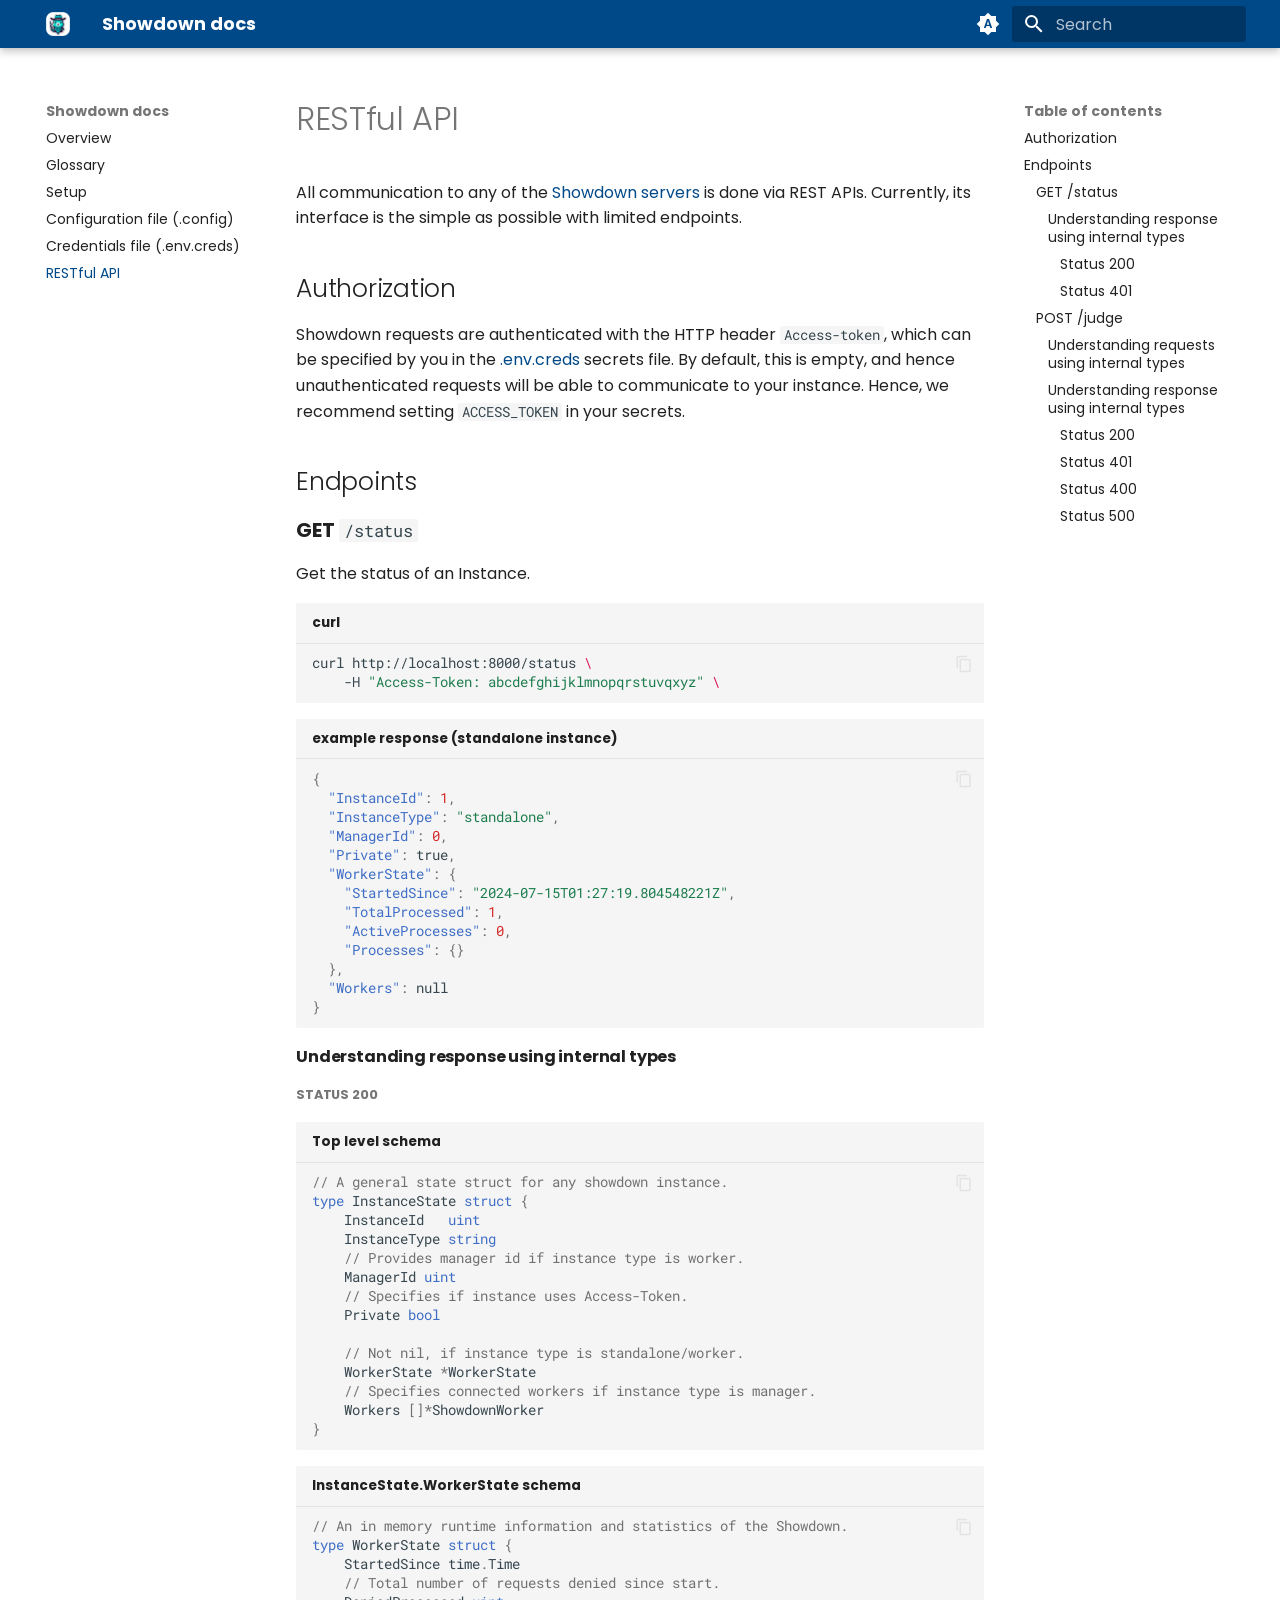
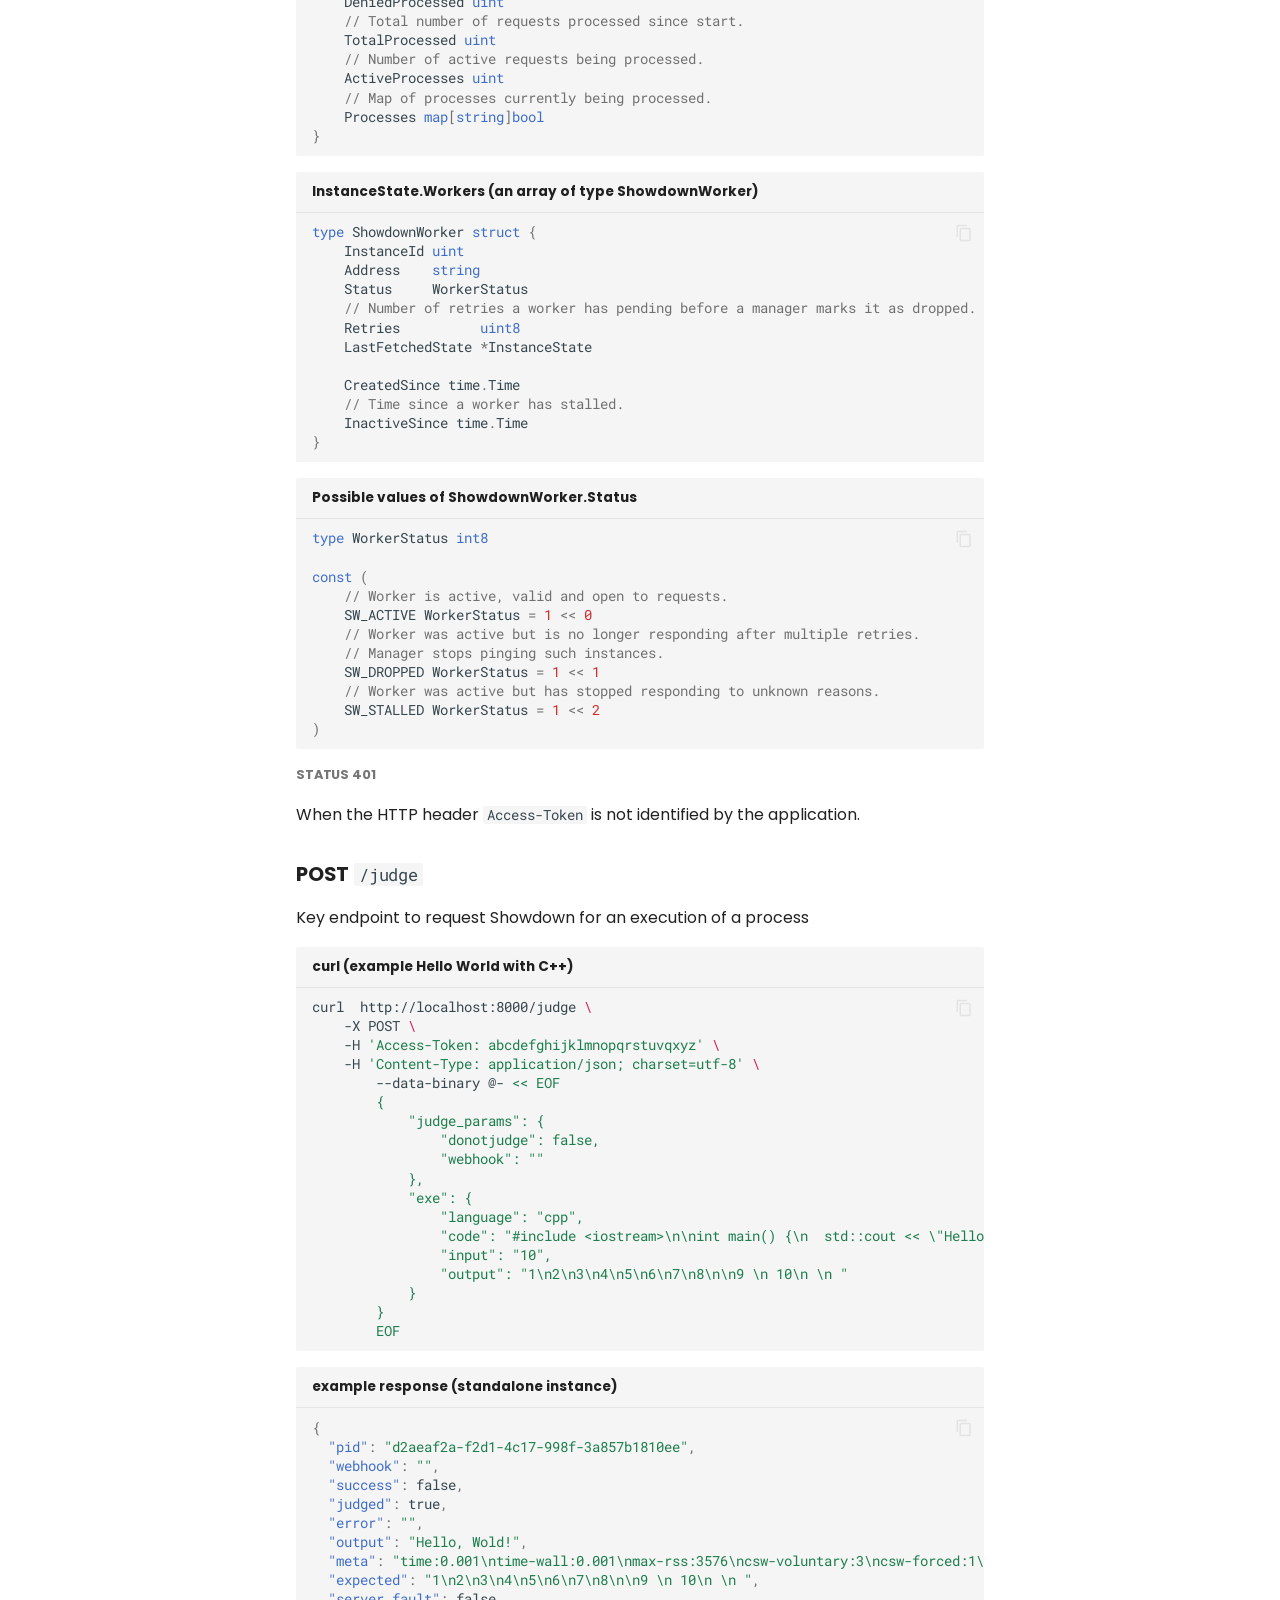
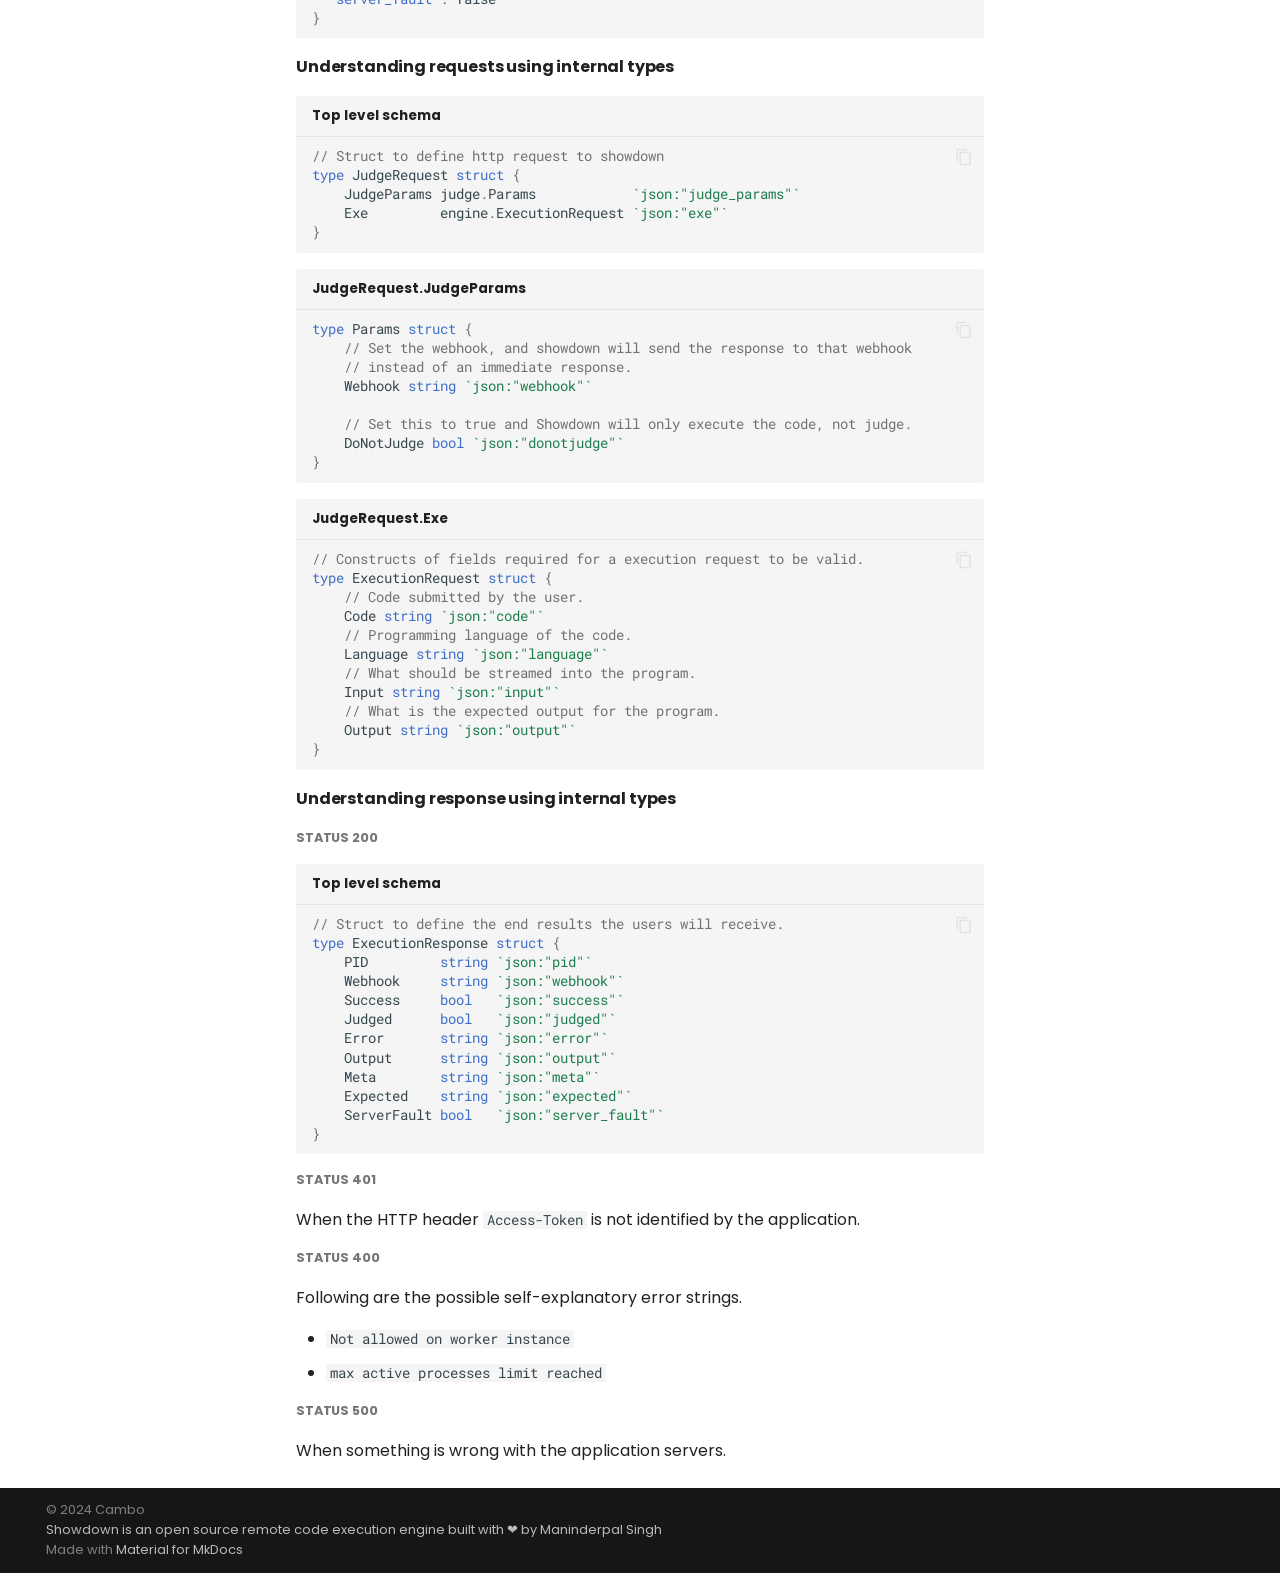
<file: docs/site/rest-api/index.html>
<!doctype html>
<html lang="en" class="no-js">
  <head>
    
      <meta charset="utf-8">
      <meta name="viewport" content="width=device-width,initial-scale=1">
      
      
      
      
        <link rel="prev" href="../credentials/">
      
      
      
      <link rel="icon" href="../assets/images/favicon.png">
      <meta name="generator" content="mkdocs-1.6.0, mkdocs-material-9.5.26">
    
    
      
        <title>RESTful API - Showdown docs</title>
      
    
    
      <link rel="stylesheet" href="../assets/stylesheets/main.6543a935.min.css">
      
        
        <link rel="stylesheet" href="../assets/stylesheets/palette.06af60db.min.css">
      
      


    
    
      
    
    
      
        
        
        <link rel="preconnect" href="https://fonts.gstatic.com" crossorigin>
        <link rel="stylesheet" href="https://fonts.googleapis.com/css?family=Poppins:300,300i,400,400i,700,700i%7CRoboto+Mono:400,400i,700,700i&display=fallback">
        <style>:root{--md-text-font:"Poppins";--md-code-font:"Roboto Mono"}</style>
      
    
    
      <link rel="stylesheet" href="../stylesheets/extra.css">
    
    <script>__md_scope=new URL("..",location),__md_hash=e=>[...e].reduce((e,_)=>(e<<5)-e+_.charCodeAt(0),0),__md_get=(e,_=localStorage,t=__md_scope)=>JSON.parse(_.getItem(t.pathname+"."+e)),__md_set=(e,_,t=localStorage,a=__md_scope)=>{try{t.setItem(a.pathname+"."+e,JSON.stringify(_))}catch(e){}}</script>
    
      

    
    
    
  </head>
  
  
    
    
      
    
    
    
    
    <body dir="ltr" data-md-color-scheme="default" data-md-color-primary="custom" data-md-color-accent="indigo">
  
    
    <input class="md-toggle" data-md-toggle="drawer" type="checkbox" id="__drawer" autocomplete="off">
    <input class="md-toggle" data-md-toggle="search" type="checkbox" id="__search" autocomplete="off">
    <label class="md-overlay" for="__drawer"></label>
    <div data-md-component="skip">
      
        
        <a href="#restful-api" class="md-skip">
          Skip to content
        </a>
      
    </div>
    <div data-md-component="announce">
      
    </div>
    
    
      

  

<header class="md-header md-header--shadow" data-md-component="header">
  <nav class="md-header__inner md-grid" aria-label="Header">
    <a href=".." title="Showdown docs" class="md-header__button md-logo" aria-label="Showdown docs" data-md-component="logo">
      
  <img src="../assets/images/favicon.png" alt="logo">

    </a>
    <label class="md-header__button md-icon" for="__drawer">
      
      <svg xmlns="http://www.w3.org/2000/svg" viewBox="0 0 24 24"><path d="M3 6h18v2H3V6m0 5h18v2H3v-2m0 5h18v2H3v-2Z"/></svg>
    </label>
    <div class="md-header__title" data-md-component="header-title">
      <div class="md-header__ellipsis">
        <div class="md-header__topic">
          <span class="md-ellipsis">
            Showdown docs
          </span>
        </div>
        <div class="md-header__topic" data-md-component="header-topic">
          <span class="md-ellipsis">
            
              RESTful API
            
          </span>
        </div>
      </div>
    </div>
    
      
        <form class="md-header__option" data-md-component="palette">
  
    
    
    
    <input class="md-option" data-md-color-media="(prefers-color-scheme)" data-md-color-scheme="default" data-md-color-primary="custom" data-md-color-accent="indigo"  aria-label="Switch to light mode"  type="radio" name="__palette" id="__palette_0">
    
      <label class="md-header__button md-icon" title="Switch to light mode" for="__palette_1" hidden>
        <svg xmlns="http://www.w3.org/2000/svg" viewBox="0 0 24 24"><path d="m14.3 16-.7-2h-3.2l-.7 2H7.8L11 7h2l3.2 9h-1.9M20 8.69V4h-4.69L12 .69 8.69 4H4v4.69L.69 12 4 15.31V20h4.69L12 23.31 15.31 20H20v-4.69L23.31 12 20 8.69m-9.15 3.96h2.3L12 9l-1.15 3.65Z"/></svg>
      </label>
    
  
    
    
    
    <input class="md-option" data-md-color-media="(prefers-color-scheme: light)" data-md-color-scheme="default" data-md-color-primary="custom" data-md-color-accent="indigo"  aria-label="Switch to dark mode"  type="radio" name="__palette" id="__palette_1">
    
      <label class="md-header__button md-icon" title="Switch to dark mode" for="__palette_2" hidden>
        <svg xmlns="http://www.w3.org/2000/svg" viewBox="0 0 24 24"><path d="M12 8a4 4 0 0 0-4 4 4 4 0 0 0 4 4 4 4 0 0 0 4-4 4 4 0 0 0-4-4m0 10a6 6 0 0 1-6-6 6 6 0 0 1 6-6 6 6 0 0 1 6 6 6 6 0 0 1-6 6m8-9.31V4h-4.69L12 .69 8.69 4H4v4.69L.69 12 4 15.31V20h4.69L12 23.31 15.31 20H20v-4.69L23.31 12 20 8.69Z"/></svg>
      </label>
    
  
    
    
    
    <input class="md-option" data-md-color-media="(prefers-color-scheme: dark)" data-md-color-scheme="slate" data-md-color-primary="indigo" data-md-color-accent="indigo"  aria-label="Switch to system preference"  type="radio" name="__palette" id="__palette_2">
    
      <label class="md-header__button md-icon" title="Switch to system preference" for="__palette_0" hidden>
        <svg xmlns="http://www.w3.org/2000/svg" viewBox="0 0 24 24"><path d="M12 18c-.89 0-1.74-.2-2.5-.55C11.56 16.5 13 14.42 13 12c0-2.42-1.44-4.5-3.5-5.45C10.26 6.2 11.11 6 12 6a6 6 0 0 1 6 6 6 6 0 0 1-6 6m8-9.31V4h-4.69L12 .69 8.69 4H4v4.69L.69 12 4 15.31V20h4.69L12 23.31 15.31 20H20v-4.69L23.31 12 20 8.69Z"/></svg>
      </label>
    
  
</form>
      
    
    
      <script>var media,input,key,value,palette=__md_get("__palette");if(palette&&palette.color){"(prefers-color-scheme)"===palette.color.media&&(media=matchMedia("(prefers-color-scheme: light)"),input=document.querySelector(media.matches?"[data-md-color-media='(prefers-color-scheme: light)']":"[data-md-color-media='(prefers-color-scheme: dark)']"),palette.color.media=input.getAttribute("data-md-color-media"),palette.color.scheme=input.getAttribute("data-md-color-scheme"),palette.color.primary=input.getAttribute("data-md-color-primary"),palette.color.accent=input.getAttribute("data-md-color-accent"));for([key,value]of Object.entries(palette.color))document.body.setAttribute("data-md-color-"+key,value)}</script>
    
    
    
      <label class="md-header__button md-icon" for="__search">
        
        <svg xmlns="http://www.w3.org/2000/svg" viewBox="0 0 24 24"><path d="M9.5 3A6.5 6.5 0 0 1 16 9.5c0 1.61-.59 3.09-1.56 4.23l.27.27h.79l5 5-1.5 1.5-5-5v-.79l-.27-.27A6.516 6.516 0 0 1 9.5 16 6.5 6.5 0 0 1 3 9.5 6.5 6.5 0 0 1 9.5 3m0 2C7 5 5 7 5 9.5S7 14 9.5 14 14 12 14 9.5 12 5 9.5 5Z"/></svg>
      </label>
      <div class="md-search" data-md-component="search" role="dialog">
  <label class="md-search__overlay" for="__search"></label>
  <div class="md-search__inner" role="search">
    <form class="md-search__form" name="search">
      <input type="text" class="md-search__input" name="query" aria-label="Search" placeholder="Search" autocapitalize="off" autocorrect="off" autocomplete="off" spellcheck="false" data-md-component="search-query" required>
      <label class="md-search__icon md-icon" for="__search">
        
        <svg xmlns="http://www.w3.org/2000/svg" viewBox="0 0 24 24"><path d="M9.5 3A6.5 6.5 0 0 1 16 9.5c0 1.61-.59 3.09-1.56 4.23l.27.27h.79l5 5-1.5 1.5-5-5v-.79l-.27-.27A6.516 6.516 0 0 1 9.5 16 6.5 6.5 0 0 1 3 9.5 6.5 6.5 0 0 1 9.5 3m0 2C7 5 5 7 5 9.5S7 14 9.5 14 14 12 14 9.5 12 5 9.5 5Z"/></svg>
        
        <svg xmlns="http://www.w3.org/2000/svg" viewBox="0 0 24 24"><path d="M20 11v2H8l5.5 5.5-1.42 1.42L4.16 12l7.92-7.92L13.5 5.5 8 11h12Z"/></svg>
      </label>
      <nav class="md-search__options" aria-label="Search">
        
        <button type="reset" class="md-search__icon md-icon" title="Clear" aria-label="Clear" tabindex="-1">
          
          <svg xmlns="http://www.w3.org/2000/svg" viewBox="0 0 24 24"><path d="M19 6.41 17.59 5 12 10.59 6.41 5 5 6.41 10.59 12 5 17.59 6.41 19 12 13.41 17.59 19 19 17.59 13.41 12 19 6.41Z"/></svg>
        </button>
      </nav>
      
    </form>
    <div class="md-search__output">
      <div class="md-search__scrollwrap" tabindex="0" data-md-scrollfix>
        <div class="md-search-result" data-md-component="search-result">
          <div class="md-search-result__meta">
            Initializing search
          </div>
          <ol class="md-search-result__list" role="presentation"></ol>
        </div>
      </div>
    </div>
  </div>
</div>
    
    
  </nav>
  
</header>
    
    <div class="md-container" data-md-component="container">
      
      
        
          
        
      
      <main class="md-main" data-md-component="main">
        <div class="md-main__inner md-grid">
          
            
              
              <div class="md-sidebar md-sidebar--primary" data-md-component="sidebar" data-md-type="navigation" >
                <div class="md-sidebar__scrollwrap">
                  <div class="md-sidebar__inner">
                    



<nav class="md-nav md-nav--primary" aria-label="Navigation" data-md-level="0">
  <label class="md-nav__title" for="__drawer">
    <a href=".." title="Showdown docs" class="md-nav__button md-logo" aria-label="Showdown docs" data-md-component="logo">
      
  <img src="../assets/images/favicon.png" alt="logo">

    </a>
    Showdown docs
  </label>
  
  <ul class="md-nav__list" data-md-scrollfix>
    
      
      
  
  
  
  
    <li class="md-nav__item">
      <a href=".." class="md-nav__link">
        
  
  <span class="md-ellipsis">
    Overview
  </span>
  

      </a>
    </li>
  

    
      
      
  
  
  
  
    <li class="md-nav__item">
      <a href="../glossary/" class="md-nav__link">
        
  
  <span class="md-ellipsis">
    Glossary
  </span>
  

      </a>
    </li>
  

    
      
      
  
  
  
  
    <li class="md-nav__item">
      <a href="../setup/" class="md-nav__link">
        
  
  <span class="md-ellipsis">
    Setup
  </span>
  

      </a>
    </li>
  

    
      
      
  
  
  
  
    <li class="md-nav__item">
      <a href="../config/" class="md-nav__link">
        
  
  <span class="md-ellipsis">
    Configuration file (.config)
  </span>
  

      </a>
    </li>
  

    
      
      
  
  
  
  
    <li class="md-nav__item">
      <a href="../credentials/" class="md-nav__link">
        
  
  <span class="md-ellipsis">
    Credentials file (.env.creds)
  </span>
  

      </a>
    </li>
  

    
      
      
  
  
    
  
  
  
    <li class="md-nav__item md-nav__item--active">
      
      <input class="md-nav__toggle md-toggle" type="checkbox" id="__toc">
      
      
        
      
      
        <label class="md-nav__link md-nav__link--active" for="__toc">
          
  
  <span class="md-ellipsis">
    RESTful API
  </span>
  

          <span class="md-nav__icon md-icon"></span>
        </label>
      
      <a href="./" class="md-nav__link md-nav__link--active">
        
  
  <span class="md-ellipsis">
    RESTful API
  </span>
  

      </a>
      
        

<nav class="md-nav md-nav--secondary" aria-label="Table of contents">
  
  
  
    
  
  
    <label class="md-nav__title" for="__toc">
      <span class="md-nav__icon md-icon"></span>
      Table of contents
    </label>
    <ul class="md-nav__list" data-md-component="toc" data-md-scrollfix>
      
        <li class="md-nav__item">
  <a href="#authorization" class="md-nav__link">
    <span class="md-ellipsis">
      Authorization
    </span>
  </a>
  
</li>
      
        <li class="md-nav__item">
  <a href="#endpoints" class="md-nav__link">
    <span class="md-ellipsis">
      Endpoints
    </span>
  </a>
  
    <nav class="md-nav" aria-label="Endpoints">
      <ul class="md-nav__list">
        
          <li class="md-nav__item">
  <a href="#get-status" class="md-nav__link">
    <span class="md-ellipsis">
      GET /status
    </span>
  </a>
  
    <nav class="md-nav" aria-label="GET /status">
      <ul class="md-nav__list">
        
          <li class="md-nav__item">
  <a href="#understanding-response-using-internal-types" class="md-nav__link">
    <span class="md-ellipsis">
      Understanding response using internal types
    </span>
  </a>
  
    <nav class="md-nav" aria-label="Understanding response using internal types">
      <ul class="md-nav__list">
        
          <li class="md-nav__item">
  <a href="#status-200" class="md-nav__link">
    <span class="md-ellipsis">
      Status 200
    </span>
  </a>
  
</li>
        
          <li class="md-nav__item">
  <a href="#status-401" class="md-nav__link">
    <span class="md-ellipsis">
      Status 401
    </span>
  </a>
  
</li>
        
      </ul>
    </nav>
  
</li>
        
      </ul>
    </nav>
  
</li>
        
          <li class="md-nav__item">
  <a href="#post-judge" class="md-nav__link">
    <span class="md-ellipsis">
      POST /judge
    </span>
  </a>
  
    <nav class="md-nav" aria-label="POST /judge">
      <ul class="md-nav__list">
        
          <li class="md-nav__item">
  <a href="#understanding-requests-using-internal-types" class="md-nav__link">
    <span class="md-ellipsis">
      Understanding requests using internal types
    </span>
  </a>
  
</li>
        
          <li class="md-nav__item">
  <a href="#understanding-response-using-internal-types_1" class="md-nav__link">
    <span class="md-ellipsis">
      Understanding response using internal types
    </span>
  </a>
  
    <nav class="md-nav" aria-label="Understanding response using internal types">
      <ul class="md-nav__list">
        
          <li class="md-nav__item">
  <a href="#status-200_1" class="md-nav__link">
    <span class="md-ellipsis">
      Status 200
    </span>
  </a>
  
</li>
        
          <li class="md-nav__item">
  <a href="#status-401_1" class="md-nav__link">
    <span class="md-ellipsis">
      Status 401
    </span>
  </a>
  
</li>
        
          <li class="md-nav__item">
  <a href="#status-400" class="md-nav__link">
    <span class="md-ellipsis">
      Status 400
    </span>
  </a>
  
</li>
        
          <li class="md-nav__item">
  <a href="#status-500" class="md-nav__link">
    <span class="md-ellipsis">
      Status 500
    </span>
  </a>
  
</li>
        
      </ul>
    </nav>
  
</li>
        
      </ul>
    </nav>
  
</li>
        
      </ul>
    </nav>
  
</li>
      
    </ul>
  
</nav>
      
    </li>
  

    
  </ul>
</nav>
                  </div>
                </div>
              </div>
            
            
              
              <div class="md-sidebar md-sidebar--secondary" data-md-component="sidebar" data-md-type="toc" >
                <div class="md-sidebar__scrollwrap">
                  <div class="md-sidebar__inner">
                    

<nav class="md-nav md-nav--secondary" aria-label="Table of contents">
  
  
  
    
  
  
    <label class="md-nav__title" for="__toc">
      <span class="md-nav__icon md-icon"></span>
      Table of contents
    </label>
    <ul class="md-nav__list" data-md-component="toc" data-md-scrollfix>
      
        <li class="md-nav__item">
  <a href="#authorization" class="md-nav__link">
    <span class="md-ellipsis">
      Authorization
    </span>
  </a>
  
</li>
      
        <li class="md-nav__item">
  <a href="#endpoints" class="md-nav__link">
    <span class="md-ellipsis">
      Endpoints
    </span>
  </a>
  
    <nav class="md-nav" aria-label="Endpoints">
      <ul class="md-nav__list">
        
          <li class="md-nav__item">
  <a href="#get-status" class="md-nav__link">
    <span class="md-ellipsis">
      GET /status
    </span>
  </a>
  
    <nav class="md-nav" aria-label="GET /status">
      <ul class="md-nav__list">
        
          <li class="md-nav__item">
  <a href="#understanding-response-using-internal-types" class="md-nav__link">
    <span class="md-ellipsis">
      Understanding response using internal types
    </span>
  </a>
  
    <nav class="md-nav" aria-label="Understanding response using internal types">
      <ul class="md-nav__list">
        
          <li class="md-nav__item">
  <a href="#status-200" class="md-nav__link">
    <span class="md-ellipsis">
      Status 200
    </span>
  </a>
  
</li>
        
          <li class="md-nav__item">
  <a href="#status-401" class="md-nav__link">
    <span class="md-ellipsis">
      Status 401
    </span>
  </a>
  
</li>
        
      </ul>
    </nav>
  
</li>
        
      </ul>
    </nav>
  
</li>
        
          <li class="md-nav__item">
  <a href="#post-judge" class="md-nav__link">
    <span class="md-ellipsis">
      POST /judge
    </span>
  </a>
  
    <nav class="md-nav" aria-label="POST /judge">
      <ul class="md-nav__list">
        
          <li class="md-nav__item">
  <a href="#understanding-requests-using-internal-types" class="md-nav__link">
    <span class="md-ellipsis">
      Understanding requests using internal types
    </span>
  </a>
  
</li>
        
          <li class="md-nav__item">
  <a href="#understanding-response-using-internal-types_1" class="md-nav__link">
    <span class="md-ellipsis">
      Understanding response using internal types
    </span>
  </a>
  
    <nav class="md-nav" aria-label="Understanding response using internal types">
      <ul class="md-nav__list">
        
          <li class="md-nav__item">
  <a href="#status-200_1" class="md-nav__link">
    <span class="md-ellipsis">
      Status 200
    </span>
  </a>
  
</li>
        
          <li class="md-nav__item">
  <a href="#status-401_1" class="md-nav__link">
    <span class="md-ellipsis">
      Status 401
    </span>
  </a>
  
</li>
        
          <li class="md-nav__item">
  <a href="#status-400" class="md-nav__link">
    <span class="md-ellipsis">
      Status 400
    </span>
  </a>
  
</li>
        
          <li class="md-nav__item">
  <a href="#status-500" class="md-nav__link">
    <span class="md-ellipsis">
      Status 500
    </span>
  </a>
  
</li>
        
      </ul>
    </nav>
  
</li>
        
      </ul>
    </nav>
  
</li>
        
      </ul>
    </nav>
  
</li>
      
    </ul>
  
</nav>
                  </div>
                </div>
              </div>
            
          
          
            <div class="md-content" data-md-component="content">
              <article class="md-content__inner md-typeset">
                
                  


<h1 id="restful-api">RESTful API</h1>
<p>All communication to any of the <a href="/glossary/#showdown-servers">Showdown servers</a>
is done via REST APIs. Currently, its interface is the simple as possible with limited
endpoints.</p>
<h2 id="authorization">Authorization</h2>
<p>Showdown requests are authenticated with the HTTP header <code>Access-token</code>, which can be
specified by you in the <a href="/creds-file">.env.creds</a> secrets file. By default, this is empty,
and hence unauthenticated requests will be able to communicate to your instance. Hence,
we recommend setting <code>ACCESS_TOKEN</code> in your secrets.</p>
<h2 id="endpoints">Endpoints</h2>
<h3 id="get-status"><strong>GET</strong> <code>/status</code></h3>
<p>Get the status of an Instance.
<div class="highlight"><span class="filename">curl</span><pre><span></span><code>curl<span class="w"> </span>http://localhost:8000/status<span class="w"> </span><span class="se">\</span>
<span class="w">    </span>-H<span class="w"> </span><span class="s2">&quot;Access-Token: abcdefghijklmnopqrstuvqxyz&quot;</span><span class="w"> </span><span class="se">\</span>
</code></pre></div>
<div class="highlight"><span class="filename">example response (standalone instance)</span><pre><span></span><code><span class="p">{</span>
<span class="w">  </span><span class="nt">&quot;InstanceId&quot;</span><span class="p">:</span><span class="w"> </span><span class="mi">1</span><span class="p">,</span>
<span class="w">  </span><span class="nt">&quot;InstanceType&quot;</span><span class="p">:</span><span class="w"> </span><span class="s2">&quot;standalone&quot;</span><span class="p">,</span>
<span class="w">  </span><span class="nt">&quot;ManagerId&quot;</span><span class="p">:</span><span class="w"> </span><span class="mi">0</span><span class="p">,</span>
<span class="w">  </span><span class="nt">&quot;Private&quot;</span><span class="p">:</span><span class="w"> </span><span class="kc">true</span><span class="p">,</span>
<span class="w">  </span><span class="nt">&quot;WorkerState&quot;</span><span class="p">:</span><span class="w"> </span><span class="p">{</span>
<span class="w">    </span><span class="nt">&quot;StartedSince&quot;</span><span class="p">:</span><span class="w"> </span><span class="s2">&quot;2024-07-15T01:27:19.804548221Z&quot;</span><span class="p">,</span>
<span class="w">    </span><span class="nt">&quot;TotalProcessed&quot;</span><span class="p">:</span><span class="w"> </span><span class="mi">1</span><span class="p">,</span>
<span class="w">    </span><span class="nt">&quot;ActiveProcesses&quot;</span><span class="p">:</span><span class="w"> </span><span class="mi">0</span><span class="p">,</span>
<span class="w">    </span><span class="nt">&quot;Processes&quot;</span><span class="p">:</span><span class="w"> </span><span class="p">{}</span>
<span class="w">  </span><span class="p">},</span>
<span class="w">  </span><span class="nt">&quot;Workers&quot;</span><span class="p">:</span><span class="w"> </span><span class="kc">null</span>
<span class="p">}</span>
</code></pre></div></p>
<h4 id="understanding-response-using-internal-types">Understanding response using internal types</h4>
<h5 id="status-200">Status 200</h5>
<p><div class="highlight"><span class="filename">Top level schema</span><pre><span></span><code><span class="c1">// A general state struct for any showdown instance.</span>
<span class="kd">type</span><span class="w"> </span><span class="nx">InstanceState</span><span class="w"> </span><span class="kd">struct</span><span class="w"> </span><span class="p">{</span>
<span class="w">    </span><span class="nx">InstanceId</span><span class="w">   </span><span class="kt">uint</span>
<span class="w">    </span><span class="nx">InstanceType</span><span class="w"> </span><span class="kt">string</span>
<span class="w">    </span><span class="c1">// Provides manager id if instance type is worker.</span>
<span class="w">    </span><span class="nx">ManagerId</span><span class="w"> </span><span class="kt">uint</span>
<span class="w">    </span><span class="c1">// Specifies if instance uses Access-Token.</span>
<span class="w">    </span><span class="nx">Private</span><span class="w"> </span><span class="kt">bool</span>

<span class="w">    </span><span class="c1">// Not nil, if instance type is standalone/worker.</span>
<span class="w">    </span><span class="nx">WorkerState</span><span class="w"> </span><span class="o">*</span><span class="nx">WorkerState</span>
<span class="w">    </span><span class="c1">// Specifies connected workers if instance type is manager.</span>
<span class="w">    </span><span class="nx">Workers</span><span class="w"> </span><span class="p">[]</span><span class="o">*</span><span class="nx">ShowdownWorker</span>
<span class="p">}</span>
</code></pre></div>
<div class="highlight"><span class="filename">InstanceState.WorkerState schema</span><pre><span></span><code><span class="c1">// An in memory runtime information and statistics of the Showdown.</span>
<span class="kd">type</span><span class="w"> </span><span class="nx">WorkerState</span><span class="w"> </span><span class="kd">struct</span><span class="w"> </span><span class="p">{</span>
<span class="w">    </span><span class="nx">StartedSince</span><span class="w"> </span><span class="nx">time</span><span class="p">.</span><span class="nx">Time</span>
<span class="w">    </span><span class="c1">// Total number of requests denied since start.</span>
<span class="w">    </span><span class="nx">DeniedProcessed</span><span class="w"> </span><span class="kt">uint</span>
<span class="w">    </span><span class="c1">// Total number of requests processed since start.</span>
<span class="w">    </span><span class="nx">TotalProcessed</span><span class="w"> </span><span class="kt">uint</span>
<span class="w">    </span><span class="c1">// Number of active requests being processed.</span>
<span class="w">    </span><span class="nx">ActiveProcesses</span><span class="w"> </span><span class="kt">uint</span>
<span class="w">    </span><span class="c1">// Map of processes currently being processed.</span>
<span class="w">    </span><span class="nx">Processes</span><span class="w"> </span><span class="kd">map</span><span class="p">[</span><span class="kt">string</span><span class="p">]</span><span class="kt">bool</span>
<span class="p">}</span>
</code></pre></div>
<div class="highlight"><span class="filename">InstanceState.Workers (an array of type ShowdownWorker)</span><pre><span></span><code><span class="kd">type</span><span class="w"> </span><span class="nx">ShowdownWorker</span><span class="w"> </span><span class="kd">struct</span><span class="w"> </span><span class="p">{</span>
<span class="w">    </span><span class="nx">InstanceId</span><span class="w"> </span><span class="kt">uint</span>
<span class="w">    </span><span class="nx">Address</span><span class="w">    </span><span class="kt">string</span>
<span class="w">    </span><span class="nx">Status</span><span class="w">     </span><span class="nx">WorkerStatus</span>
<span class="w">    </span><span class="c1">// Number of retries a worker has pending before a manager marks it as dropped.</span>
<span class="w">    </span><span class="nx">Retries</span><span class="w">          </span><span class="kt">uint8</span>
<span class="w">    </span><span class="nx">LastFetchedState</span><span class="w"> </span><span class="o">*</span><span class="nx">InstanceState</span>

<span class="w">    </span><span class="nx">CreatedSince</span><span class="w"> </span><span class="nx">time</span><span class="p">.</span><span class="nx">Time</span>
<span class="w">    </span><span class="c1">// Time since a worker has stalled.</span>
<span class="w">    </span><span class="nx">InactiveSince</span><span class="w"> </span><span class="nx">time</span><span class="p">.</span><span class="nx">Time</span>
<span class="p">}</span>
</code></pre></div>
<div class="highlight"><span class="filename">Possible values of ShowdownWorker.Status</span><pre><span></span><code><span class="kd">type</span><span class="w"> </span><span class="nx">WorkerStatus</span><span class="w"> </span><span class="kt">int8</span>

<span class="kd">const</span><span class="w"> </span><span class="p">(</span>
<span class="w">    </span><span class="c1">// Worker is active, valid and open to requests.</span>
<span class="w">    </span><span class="nx">SW_ACTIVE</span><span class="w"> </span><span class="nx">WorkerStatus</span><span class="w"> </span><span class="p">=</span><span class="w"> </span><span class="mi">1</span><span class="w"> </span><span class="o">&lt;&lt;</span><span class="w"> </span><span class="mi">0</span>
<span class="w">    </span><span class="c1">// Worker was active but is no longer responding after multiple retries.</span>
<span class="w">    </span><span class="c1">// Manager stops pinging such instances.</span>
<span class="w">    </span><span class="nx">SW_DROPPED</span><span class="w"> </span><span class="nx">WorkerStatus</span><span class="w"> </span><span class="p">=</span><span class="w"> </span><span class="mi">1</span><span class="w"> </span><span class="o">&lt;&lt;</span><span class="w"> </span><span class="mi">1</span>
<span class="w">    </span><span class="c1">// Worker was active but has stopped responding to unknown reasons.</span>
<span class="w">    </span><span class="nx">SW_STALLED</span><span class="w"> </span><span class="nx">WorkerStatus</span><span class="w"> </span><span class="p">=</span><span class="w"> </span><span class="mi">1</span><span class="w"> </span><span class="o">&lt;&lt;</span><span class="w"> </span><span class="mi">2</span>
<span class="p">)</span>
</code></pre></div></p>
<h5 id="status-401">Status 401</h5>
<p>When the HTTP header <code>Access-Token</code> is not identified by the application.</p>
<h3 id="post-judge"><strong>POST</strong> <code>/judge</code></h3>
<p>Key endpoint to request Showdown for an execution of a process
<div class="highlight"><span class="filename">curl (example Hello World with C++)</span><pre><span></span><code>curl<span class="w">  </span>http://localhost:8000/judge<span class="w"> </span><span class="se">\</span>
<span class="w">    </span>-X<span class="w"> </span>POST<span class="w"> </span><span class="se">\</span>
<span class="w">    </span>-H<span class="w"> </span><span class="s1">&#39;Access-Token: abcdefghijklmnopqrstuvqxyz&#39;</span><span class="w"> </span><span class="se">\</span>
<span class="w">    </span>-H<span class="w"> </span><span class="s1">&#39;Content-Type: application/json; charset=utf-8&#39;</span><span class="w"> </span><span class="se">\</span>
<span class="w">        </span>--data-binary<span class="w"> </span>@-<span class="w"> </span><span class="s">&lt;&lt; EOF</span>
<span class="s">        {</span>
<span class="s">            &quot;judge_params&quot;: {</span>
<span class="s">                &quot;donotjudge&quot;: false,</span>
<span class="s">                &quot;webhook&quot;: &quot;&quot;</span>
<span class="s">            },</span>
<span class="s">            &quot;exe&quot;: {</span>
<span class="s">                &quot;language&quot;: &quot;cpp&quot;,</span>
<span class="s">                &quot;code&quot;: &quot;#include &lt;iostream&gt;\n\nint main() {\n  std::cout &lt;&lt; \&quot;Hello, Wold!\&quot;;\n  return 0;\n}&quot;,</span>
<span class="s">                &quot;input&quot;: &quot;10&quot;,</span>
<span class="s">                &quot;output&quot;: &quot;1\n2\n3\n4\n5\n6\n7\n8\n\n9 \n 10\n \n &quot;</span>
<span class="s">            }</span>
<span class="s">        }</span>
<span class="s">        EOF</span>
</code></pre></div></p>
<div class="highlight"><span class="filename">example response (standalone instance)</span><pre><span></span><code><span class="p">{</span>
<span class="w">  </span><span class="nt">&quot;pid&quot;</span><span class="p">:</span><span class="w"> </span><span class="s2">&quot;d2aeaf2a-f2d1-4c17-998f-3a857b1810ee&quot;</span><span class="p">,</span>
<span class="w">  </span><span class="nt">&quot;webhook&quot;</span><span class="p">:</span><span class="w"> </span><span class="s2">&quot;&quot;</span><span class="p">,</span>
<span class="w">  </span><span class="nt">&quot;success&quot;</span><span class="p">:</span><span class="w"> </span><span class="kc">false</span><span class="p">,</span>
<span class="w">  </span><span class="nt">&quot;judged&quot;</span><span class="p">:</span><span class="w"> </span><span class="kc">true</span><span class="p">,</span>
<span class="w">  </span><span class="nt">&quot;error&quot;</span><span class="p">:</span><span class="w"> </span><span class="s2">&quot;&quot;</span><span class="p">,</span>
<span class="w">  </span><span class="nt">&quot;output&quot;</span><span class="p">:</span><span class="w"> </span><span class="s2">&quot;Hello, Wold!&quot;</span><span class="p">,</span>
<span class="w">  </span><span class="nt">&quot;meta&quot;</span><span class="p">:</span><span class="w"> </span><span class="s2">&quot;time:0.001\ntime-wall:0.001\nmax-rss:3576\ncsw-voluntary:3\ncsw-forced:1\ncg-mem:35648\nexitcode:0\n&quot;</span><span class="p">,</span>
<span class="w">  </span><span class="nt">&quot;expected&quot;</span><span class="p">:</span><span class="w"> </span><span class="s2">&quot;1\n2\n3\n4\n5\n6\n7\n8\n\n9 \n 10\n \n &quot;</span><span class="p">,</span>
<span class="w">  </span><span class="nt">&quot;server_fault&quot;</span><span class="p">:</span><span class="w"> </span><span class="kc">false</span>
<span class="p">}</span>
</code></pre></div>
<h4 id="understanding-requests-using-internal-types">Understanding requests using internal types</h4>
<div class="highlight"><span class="filename">Top level schema</span><pre><span></span><code><span class="c1">// Struct to define http request to showdown</span>
<span class="kd">type</span><span class="w"> </span><span class="nx">JudgeRequest</span><span class="w"> </span><span class="kd">struct</span><span class="w"> </span><span class="p">{</span>
<span class="w">    </span><span class="nx">JudgeParams</span><span class="w"> </span><span class="nx">judge</span><span class="p">.</span><span class="nx">Params</span><span class="w">            </span><span class="s">`json:&quot;judge_params&quot;`</span>
<span class="w">    </span><span class="nx">Exe</span><span class="w">         </span><span class="nx">engine</span><span class="p">.</span><span class="nx">ExecutionRequest</span><span class="w"> </span><span class="s">`json:&quot;exe&quot;`</span>
<span class="p">}</span>
</code></pre></div>
<div class="highlight"><span class="filename">JudgeRequest.JudgeParams</span><pre><span></span><code><span class="kd">type</span><span class="w"> </span><span class="nx">Params</span><span class="w"> </span><span class="kd">struct</span><span class="w"> </span><span class="p">{</span>
<span class="w">    </span><span class="c1">// Set the webhook, and showdown will send the response to that webhook</span>
<span class="w">    </span><span class="c1">// instead of an immediate response.</span>
<span class="w">    </span><span class="nx">Webhook</span><span class="w"> </span><span class="kt">string</span><span class="w"> </span><span class="s">`json:&quot;webhook&quot;`</span>

<span class="w">    </span><span class="c1">// Set this to true and Showdown will only execute the code, not judge.</span>
<span class="w">    </span><span class="nx">DoNotJudge</span><span class="w"> </span><span class="kt">bool</span><span class="w"> </span><span class="s">`json:&quot;donotjudge&quot;`</span>
<span class="p">}</span>
</code></pre></div>
<div class="highlight"><span class="filename">JudgeRequest.Exe</span><pre><span></span><code><span class="c1">// Constructs of fields required for a execution request to be valid.</span>
<span class="kd">type</span><span class="w"> </span><span class="nx">ExecutionRequest</span><span class="w"> </span><span class="kd">struct</span><span class="w"> </span><span class="p">{</span>
<span class="w">    </span><span class="c1">// Code submitted by the user.</span>
<span class="w">    </span><span class="nx">Code</span><span class="w"> </span><span class="kt">string</span><span class="w"> </span><span class="s">`json:&quot;code&quot;`</span>
<span class="w">    </span><span class="c1">// Programming language of the code.</span>
<span class="w">    </span><span class="nx">Language</span><span class="w"> </span><span class="kt">string</span><span class="w"> </span><span class="s">`json:&quot;language&quot;`</span>
<span class="w">    </span><span class="c1">// What should be streamed into the program.</span>
<span class="w">    </span><span class="nx">Input</span><span class="w"> </span><span class="kt">string</span><span class="w"> </span><span class="s">`json:&quot;input&quot;`</span>
<span class="w">    </span><span class="c1">// What is the expected output for the program.</span>
<span class="w">    </span><span class="nx">Output</span><span class="w"> </span><span class="kt">string</span><span class="w"> </span><span class="s">`json:&quot;output&quot;`</span>
<span class="p">}</span>
</code></pre></div>
<h4 id="understanding-response-using-internal-types_1">Understanding response using internal types</h4>
<h5 id="status-200_1">Status 200</h5>
<div class="highlight"><span class="filename">Top level schema</span><pre><span></span><code><span class="c1">// Struct to define the end results the users will receive.</span>
<span class="kd">type</span><span class="w"> </span><span class="nx">ExecutionResponse</span><span class="w"> </span><span class="kd">struct</span><span class="w"> </span><span class="p">{</span>
<span class="w">    </span><span class="nx">PID</span><span class="w">         </span><span class="kt">string</span><span class="w"> </span><span class="s">`json:&quot;pid&quot;`</span>
<span class="w">    </span><span class="nx">Webhook</span><span class="w">     </span><span class="kt">string</span><span class="w"> </span><span class="s">`json:&quot;webhook&quot;`</span>
<span class="w">    </span><span class="nx">Success</span><span class="w">     </span><span class="kt">bool</span><span class="w">   </span><span class="s">`json:&quot;success&quot;`</span>
<span class="w">    </span><span class="nx">Judged</span><span class="w">      </span><span class="kt">bool</span><span class="w">   </span><span class="s">`json:&quot;judged&quot;`</span>
<span class="w">    </span><span class="nx">Error</span><span class="w">       </span><span class="kt">string</span><span class="w"> </span><span class="s">`json:&quot;error&quot;`</span>
<span class="w">    </span><span class="nx">Output</span><span class="w">      </span><span class="kt">string</span><span class="w"> </span><span class="s">`json:&quot;output&quot;`</span>
<span class="w">    </span><span class="nx">Meta</span><span class="w">        </span><span class="kt">string</span><span class="w"> </span><span class="s">`json:&quot;meta&quot;`</span>
<span class="w">    </span><span class="nx">Expected</span><span class="w">    </span><span class="kt">string</span><span class="w"> </span><span class="s">`json:&quot;expected&quot;`</span>
<span class="w">    </span><span class="nx">ServerFault</span><span class="w"> </span><span class="kt">bool</span><span class="w">   </span><span class="s">`json:&quot;server_fault&quot;`</span>
<span class="p">}</span>
</code></pre></div>
<h5 id="status-401_1">Status 401</h5>
<p>When the HTTP header <code>Access-Token</code> is not identified by the application.</p>
<h5 id="status-400">Status 400</h5>
<p>Following are the possible self-explanatory error strings.</p>
<ul>
<li><code>Not allowed on worker instance</code></li>
<li><code>max active processes limit reached</code></li>
</ul>
<h5 id="status-500">Status 500</h5>
<p>When something is wrong with the application servers.</p>












                
              </article>
            </div>
          
          
<script>var target=document.getElementById(location.hash.slice(1));target&&target.name&&(target.checked=target.name.startsWith("__tabbed_"))</script>
        </div>
        
      </main>
      
        <footer class="md-footer">
  
  <div class="md-footer-meta md-typeset">
    <div class="md-footer-meta__inner md-grid">
      <div class="md-copyright">
  
    <div class="md-copyright__highlight">
      <a href='https://showdown.cambo.in'>Showdown is an open source remote code execution engine</a> built with &#10084; by <a href="https://cambo.in">Maninderpal Singh</a>
    </div>
  
  
    Made with
    <a href="https://squidfunk.github.io/mkdocs-material/" target="_blank" rel="noopener">
      Material for MkDocs
    </a>
  
</div>
      
    </div>
  </div>
</footer>
      
    </div>
    <div class="md-dialog" data-md-component="dialog">
      <div class="md-dialog__inner md-typeset"></div>
    </div>
    
    
    <script id="__config" type="application/json">{"base": "..", "features": ["content.code.copy", "content.tooltips"], "search": "../assets/javascripts/workers/search.b8dbb3d2.min.js", "translations": {"clipboard.copied": "Copied to clipboard", "clipboard.copy": "Copy to clipboard", "search.result.more.one": "1 more on this page", "search.result.more.other": "# more on this page", "search.result.none": "No matching documents", "search.result.one": "1 matching document", "search.result.other": "# matching documents", "search.result.placeholder": "Type to start searching", "search.result.term.missing": "Missing", "select.version": "Select version"}}</script>
    
    
      <script src="../assets/javascripts/bundle.ad660dcc.min.js"></script>
      
    
  </body>
</html>
</file>
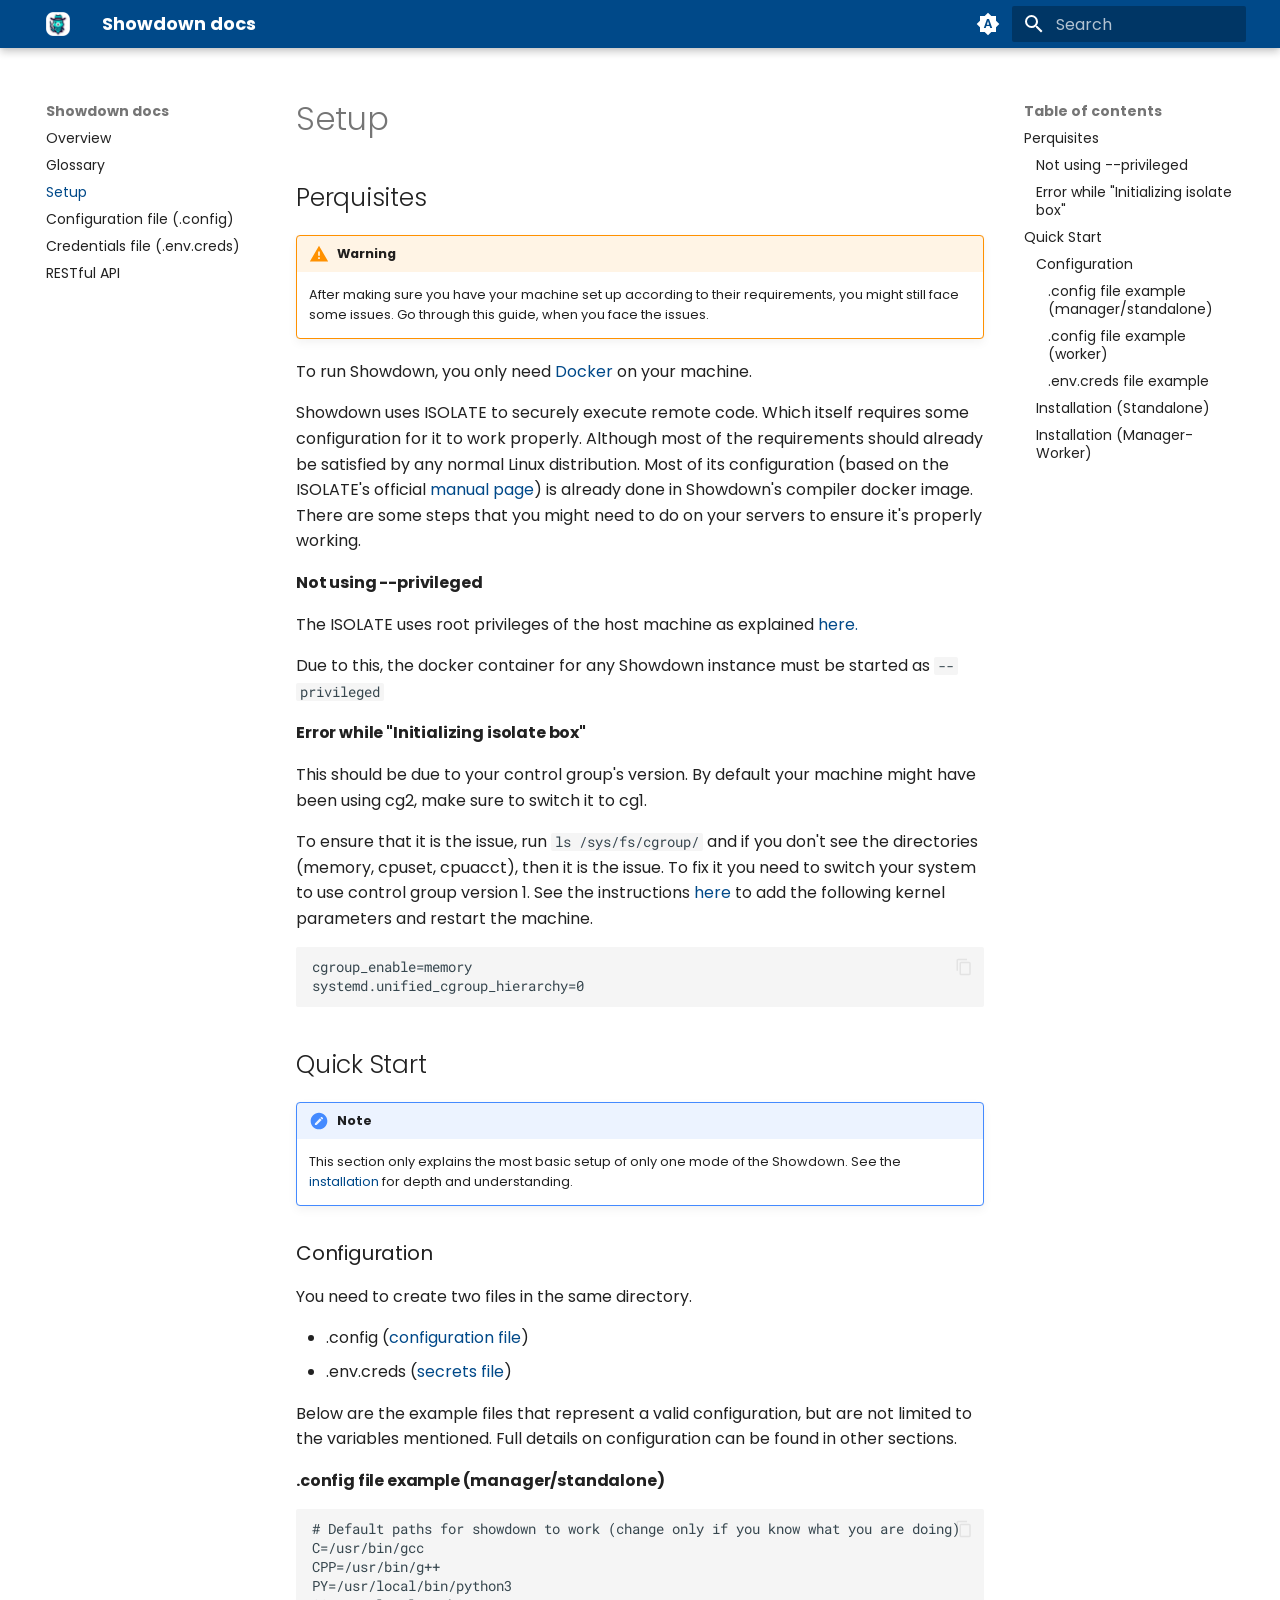
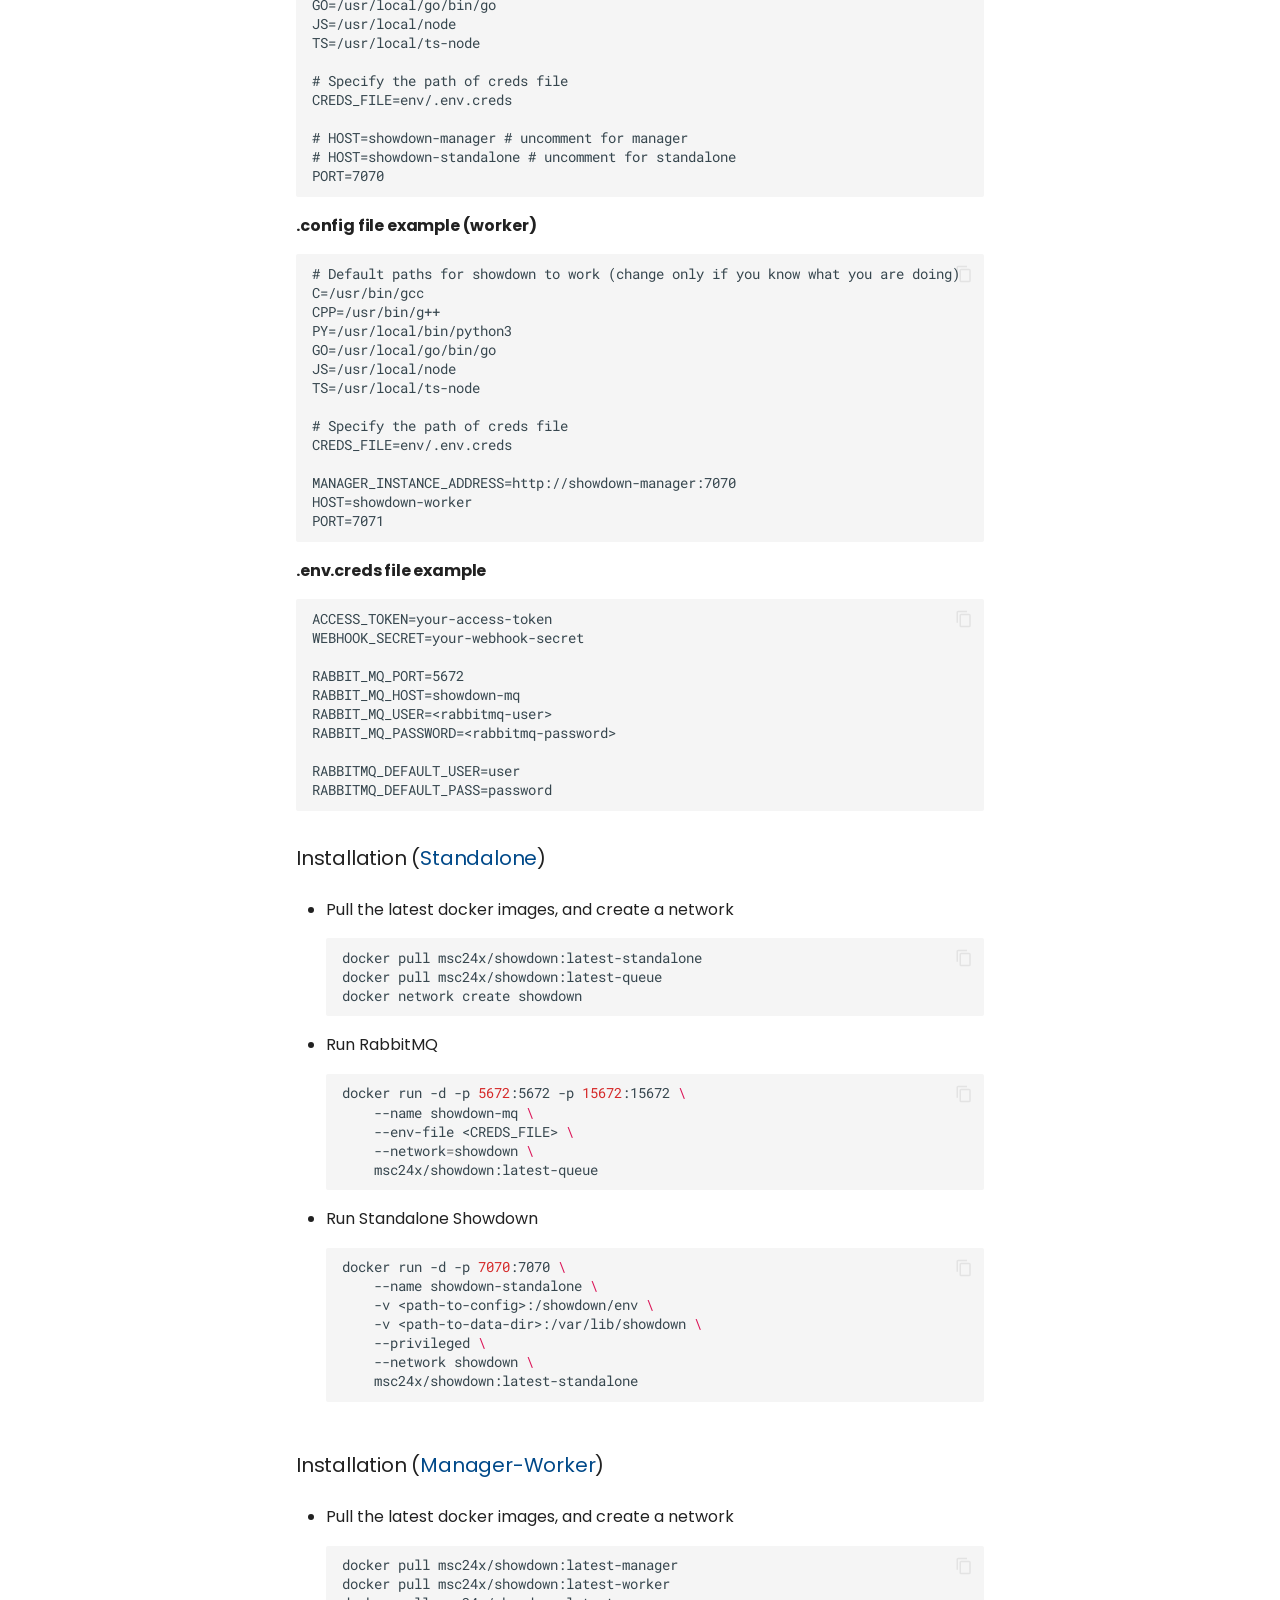
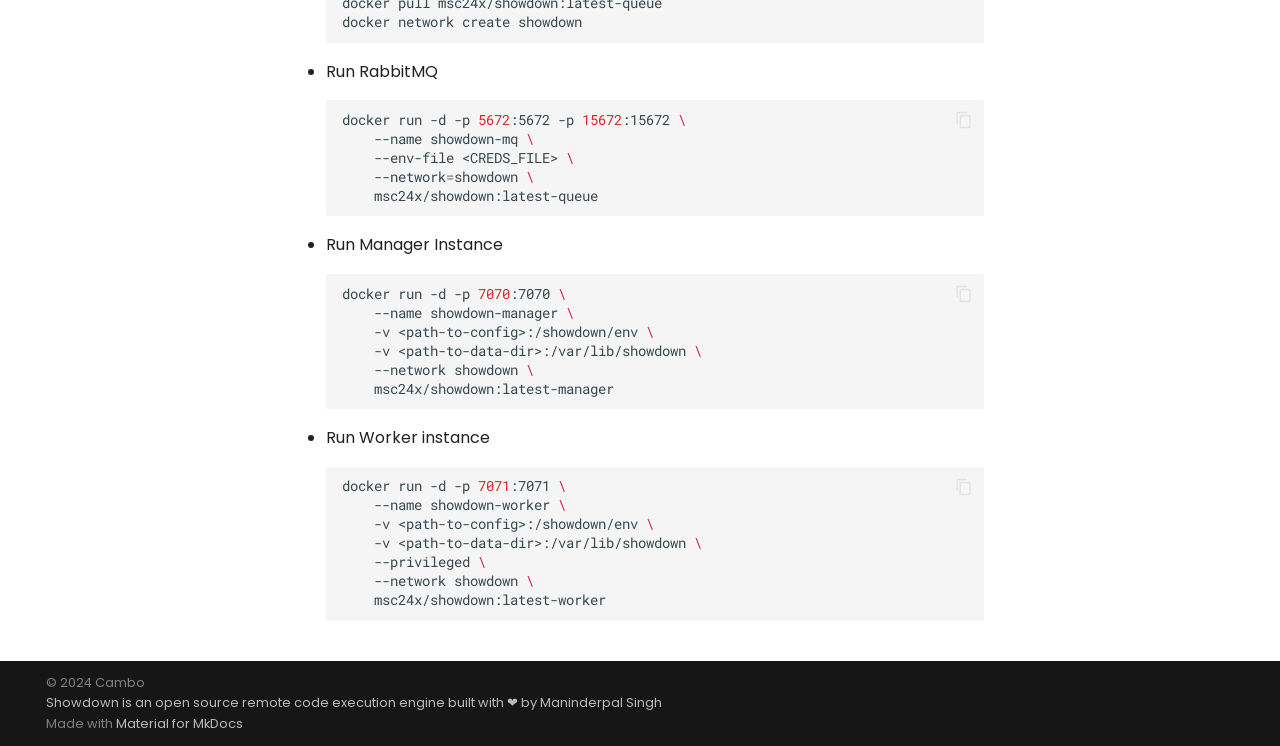
<file: docs/site/setup/index.html>
<!doctype html>
<html lang="en" class="no-js">
  <head>
    
      <meta charset="utf-8">
      <meta name="viewport" content="width=device-width,initial-scale=1">
      
      
      
      
        <link rel="prev" href="../glossary/">
      
      
        <link rel="next" href="../config/">
      
      
      <link rel="icon" href="../assets/images/favicon.png">
      <meta name="generator" content="mkdocs-1.6.0, mkdocs-material-9.5.26">
    
    
      
        <title>Setup - Showdown docs</title>
      
    
    
      <link rel="stylesheet" href="../assets/stylesheets/main.6543a935.min.css">
      
        
        <link rel="stylesheet" href="../assets/stylesheets/palette.06af60db.min.css">
      
      


    
    
      
    
    
      
        
        
        <link rel="preconnect" href="https://fonts.gstatic.com" crossorigin>
        <link rel="stylesheet" href="https://fonts.googleapis.com/css?family=Poppins:300,300i,400,400i,700,700i%7CRoboto+Mono:400,400i,700,700i&display=fallback">
        <style>:root{--md-text-font:"Poppins";--md-code-font:"Roboto Mono"}</style>
      
    
    
      <link rel="stylesheet" href="../stylesheets/extra.css">
    
    <script>__md_scope=new URL("..",location),__md_hash=e=>[...e].reduce((e,_)=>(e<<5)-e+_.charCodeAt(0),0),__md_get=(e,_=localStorage,t=__md_scope)=>JSON.parse(_.getItem(t.pathname+"."+e)),__md_set=(e,_,t=localStorage,a=__md_scope)=>{try{t.setItem(a.pathname+"."+e,JSON.stringify(_))}catch(e){}}</script>
    
      

    
    
    
  </head>
  
  
    
    
      
    
    
    
    
    <body dir="ltr" data-md-color-scheme="default" data-md-color-primary="custom" data-md-color-accent="indigo">
  
    
    <input class="md-toggle" data-md-toggle="drawer" type="checkbox" id="__drawer" autocomplete="off">
    <input class="md-toggle" data-md-toggle="search" type="checkbox" id="__search" autocomplete="off">
    <label class="md-overlay" for="__drawer"></label>
    <div data-md-component="skip">
      
        
        <a href="#setup" class="md-skip">
          Skip to content
        </a>
      
    </div>
    <div data-md-component="announce">
      
    </div>
    
    
      

  

<header class="md-header md-header--shadow" data-md-component="header">
  <nav class="md-header__inner md-grid" aria-label="Header">
    <a href=".." title="Showdown docs" class="md-header__button md-logo" aria-label="Showdown docs" data-md-component="logo">
      
  <img src="../assets/images/favicon.png" alt="logo">

    </a>
    <label class="md-header__button md-icon" for="__drawer">
      
      <svg xmlns="http://www.w3.org/2000/svg" viewBox="0 0 24 24"><path d="M3 6h18v2H3V6m0 5h18v2H3v-2m0 5h18v2H3v-2Z"/></svg>
    </label>
    <div class="md-header__title" data-md-component="header-title">
      <div class="md-header__ellipsis">
        <div class="md-header__topic">
          <span class="md-ellipsis">
            Showdown docs
          </span>
        </div>
        <div class="md-header__topic" data-md-component="header-topic">
          <span class="md-ellipsis">
            
              Setup
            
          </span>
        </div>
      </div>
    </div>
    
      
        <form class="md-header__option" data-md-component="palette">
  
    
    
    
    <input class="md-option" data-md-color-media="(prefers-color-scheme)" data-md-color-scheme="default" data-md-color-primary="custom" data-md-color-accent="indigo"  aria-label="Switch to light mode"  type="radio" name="__palette" id="__palette_0">
    
      <label class="md-header__button md-icon" title="Switch to light mode" for="__palette_1" hidden>
        <svg xmlns="http://www.w3.org/2000/svg" viewBox="0 0 24 24"><path d="m14.3 16-.7-2h-3.2l-.7 2H7.8L11 7h2l3.2 9h-1.9M20 8.69V4h-4.69L12 .69 8.69 4H4v4.69L.69 12 4 15.31V20h4.69L12 23.31 15.31 20H20v-4.69L23.31 12 20 8.69m-9.15 3.96h2.3L12 9l-1.15 3.65Z"/></svg>
      </label>
    
  
    
    
    
    <input class="md-option" data-md-color-media="(prefers-color-scheme: light)" data-md-color-scheme="default" data-md-color-primary="custom" data-md-color-accent="indigo"  aria-label="Switch to dark mode"  type="radio" name="__palette" id="__palette_1">
    
      <label class="md-header__button md-icon" title="Switch to dark mode" for="__palette_2" hidden>
        <svg xmlns="http://www.w3.org/2000/svg" viewBox="0 0 24 24"><path d="M12 8a4 4 0 0 0-4 4 4 4 0 0 0 4 4 4 4 0 0 0 4-4 4 4 0 0 0-4-4m0 10a6 6 0 0 1-6-6 6 6 0 0 1 6-6 6 6 0 0 1 6 6 6 6 0 0 1-6 6m8-9.31V4h-4.69L12 .69 8.69 4H4v4.69L.69 12 4 15.31V20h4.69L12 23.31 15.31 20H20v-4.69L23.31 12 20 8.69Z"/></svg>
      </label>
    
  
    
    
    
    <input class="md-option" data-md-color-media="(prefers-color-scheme: dark)" data-md-color-scheme="slate" data-md-color-primary="indigo" data-md-color-accent="indigo"  aria-label="Switch to system preference"  type="radio" name="__palette" id="__palette_2">
    
      <label class="md-header__button md-icon" title="Switch to system preference" for="__palette_0" hidden>
        <svg xmlns="http://www.w3.org/2000/svg" viewBox="0 0 24 24"><path d="M12 18c-.89 0-1.74-.2-2.5-.55C11.56 16.5 13 14.42 13 12c0-2.42-1.44-4.5-3.5-5.45C10.26 6.2 11.11 6 12 6a6 6 0 0 1 6 6 6 6 0 0 1-6 6m8-9.31V4h-4.69L12 .69 8.69 4H4v4.69L.69 12 4 15.31V20h4.69L12 23.31 15.31 20H20v-4.69L23.31 12 20 8.69Z"/></svg>
      </label>
    
  
</form>
      
    
    
      <script>var media,input,key,value,palette=__md_get("__palette");if(palette&&palette.color){"(prefers-color-scheme)"===palette.color.media&&(media=matchMedia("(prefers-color-scheme: light)"),input=document.querySelector(media.matches?"[data-md-color-media='(prefers-color-scheme: light)']":"[data-md-color-media='(prefers-color-scheme: dark)']"),palette.color.media=input.getAttribute("data-md-color-media"),palette.color.scheme=input.getAttribute("data-md-color-scheme"),palette.color.primary=input.getAttribute("data-md-color-primary"),palette.color.accent=input.getAttribute("data-md-color-accent"));for([key,value]of Object.entries(palette.color))document.body.setAttribute("data-md-color-"+key,value)}</script>
    
    
    
      <label class="md-header__button md-icon" for="__search">
        
        <svg xmlns="http://www.w3.org/2000/svg" viewBox="0 0 24 24"><path d="M9.5 3A6.5 6.5 0 0 1 16 9.5c0 1.61-.59 3.09-1.56 4.23l.27.27h.79l5 5-1.5 1.5-5-5v-.79l-.27-.27A6.516 6.516 0 0 1 9.5 16 6.5 6.5 0 0 1 3 9.5 6.5 6.5 0 0 1 9.5 3m0 2C7 5 5 7 5 9.5S7 14 9.5 14 14 12 14 9.5 12 5 9.5 5Z"/></svg>
      </label>
      <div class="md-search" data-md-component="search" role="dialog">
  <label class="md-search__overlay" for="__search"></label>
  <div class="md-search__inner" role="search">
    <form class="md-search__form" name="search">
      <input type="text" class="md-search__input" name="query" aria-label="Search" placeholder="Search" autocapitalize="off" autocorrect="off" autocomplete="off" spellcheck="false" data-md-component="search-query" required>
      <label class="md-search__icon md-icon" for="__search">
        
        <svg xmlns="http://www.w3.org/2000/svg" viewBox="0 0 24 24"><path d="M9.5 3A6.5 6.5 0 0 1 16 9.5c0 1.61-.59 3.09-1.56 4.23l.27.27h.79l5 5-1.5 1.5-5-5v-.79l-.27-.27A6.516 6.516 0 0 1 9.5 16 6.5 6.5 0 0 1 3 9.5 6.5 6.5 0 0 1 9.5 3m0 2C7 5 5 7 5 9.5S7 14 9.5 14 14 12 14 9.5 12 5 9.5 5Z"/></svg>
        
        <svg xmlns="http://www.w3.org/2000/svg" viewBox="0 0 24 24"><path d="M20 11v2H8l5.5 5.5-1.42 1.42L4.16 12l7.92-7.92L13.5 5.5 8 11h12Z"/></svg>
      </label>
      <nav class="md-search__options" aria-label="Search">
        
        <button type="reset" class="md-search__icon md-icon" title="Clear" aria-label="Clear" tabindex="-1">
          
          <svg xmlns="http://www.w3.org/2000/svg" viewBox="0 0 24 24"><path d="M19 6.41 17.59 5 12 10.59 6.41 5 5 6.41 10.59 12 5 17.59 6.41 19 12 13.41 17.59 19 19 17.59 13.41 12 19 6.41Z"/></svg>
        </button>
      </nav>
      
    </form>
    <div class="md-search__output">
      <div class="md-search__scrollwrap" tabindex="0" data-md-scrollfix>
        <div class="md-search-result" data-md-component="search-result">
          <div class="md-search-result__meta">
            Initializing search
          </div>
          <ol class="md-search-result__list" role="presentation"></ol>
        </div>
      </div>
    </div>
  </div>
</div>
    
    
  </nav>
  
</header>
    
    <div class="md-container" data-md-component="container">
      
      
        
          
        
      
      <main class="md-main" data-md-component="main">
        <div class="md-main__inner md-grid">
          
            
              
              <div class="md-sidebar md-sidebar--primary" data-md-component="sidebar" data-md-type="navigation" >
                <div class="md-sidebar__scrollwrap">
                  <div class="md-sidebar__inner">
                    



<nav class="md-nav md-nav--primary" aria-label="Navigation" data-md-level="0">
  <label class="md-nav__title" for="__drawer">
    <a href=".." title="Showdown docs" class="md-nav__button md-logo" aria-label="Showdown docs" data-md-component="logo">
      
  <img src="../assets/images/favicon.png" alt="logo">

    </a>
    Showdown docs
  </label>
  
  <ul class="md-nav__list" data-md-scrollfix>
    
      
      
  
  
  
  
    <li class="md-nav__item">
      <a href=".." class="md-nav__link">
        
  
  <span class="md-ellipsis">
    Overview
  </span>
  

      </a>
    </li>
  

    
      
      
  
  
  
  
    <li class="md-nav__item">
      <a href="../glossary/" class="md-nav__link">
        
  
  <span class="md-ellipsis">
    Glossary
  </span>
  

      </a>
    </li>
  

    
      
      
  
  
    
  
  
  
    <li class="md-nav__item md-nav__item--active">
      
      <input class="md-nav__toggle md-toggle" type="checkbox" id="__toc">
      
      
        
      
      
        <label class="md-nav__link md-nav__link--active" for="__toc">
          
  
  <span class="md-ellipsis">
    Setup
  </span>
  

          <span class="md-nav__icon md-icon"></span>
        </label>
      
      <a href="./" class="md-nav__link md-nav__link--active">
        
  
  <span class="md-ellipsis">
    Setup
  </span>
  

      </a>
      
        

<nav class="md-nav md-nav--secondary" aria-label="Table of contents">
  
  
  
    
  
  
    <label class="md-nav__title" for="__toc">
      <span class="md-nav__icon md-icon"></span>
      Table of contents
    </label>
    <ul class="md-nav__list" data-md-component="toc" data-md-scrollfix>
      
        <li class="md-nav__item">
  <a href="#perquisites" class="md-nav__link">
    <span class="md-ellipsis">
      Perquisites
    </span>
  </a>
  
    <nav class="md-nav" aria-label="Perquisites">
      <ul class="md-nav__list">
        
          <li class="md-nav__item">
  <a href="#not-using-privileged" class="md-nav__link">
    <span class="md-ellipsis">
      Not using --privileged
    </span>
  </a>
  
</li>
        
          <li class="md-nav__item">
  <a href="#error-while-initializing-isolate-box" class="md-nav__link">
    <span class="md-ellipsis">
      Error while "Initializing isolate box"
    </span>
  </a>
  
</li>
        
      </ul>
    </nav>
  
</li>
      
        <li class="md-nav__item">
  <a href="#quick-start" class="md-nav__link">
    <span class="md-ellipsis">
      Quick Start
    </span>
  </a>
  
    <nav class="md-nav" aria-label="Quick Start">
      <ul class="md-nav__list">
        
          <li class="md-nav__item">
  <a href="#configuration" class="md-nav__link">
    <span class="md-ellipsis">
      Configuration
    </span>
  </a>
  
    <nav class="md-nav" aria-label="Configuration">
      <ul class="md-nav__list">
        
          <li class="md-nav__item">
  <a href="#config-file-example-managerstandalone" class="md-nav__link">
    <span class="md-ellipsis">
      .config file example (manager/standalone)
    </span>
  </a>
  
</li>
        
          <li class="md-nav__item">
  <a href="#config-file-example-worker" class="md-nav__link">
    <span class="md-ellipsis">
      .config file example (worker)
    </span>
  </a>
  
</li>
        
          <li class="md-nav__item">
  <a href="#envcreds-file-example" class="md-nav__link">
    <span class="md-ellipsis">
      .env.creds file example
    </span>
  </a>
  
</li>
        
      </ul>
    </nav>
  
</li>
        
          <li class="md-nav__item">
  <a href="#installation-standalone" class="md-nav__link">
    <span class="md-ellipsis">
      Installation (Standalone)
    </span>
  </a>
  
</li>
        
          <li class="md-nav__item">
  <a href="#installation-manager-worker" class="md-nav__link">
    <span class="md-ellipsis">
      Installation (Manager-Worker)
    </span>
  </a>
  
</li>
        
      </ul>
    </nav>
  
</li>
      
    </ul>
  
</nav>
      
    </li>
  

    
      
      
  
  
  
  
    <li class="md-nav__item">
      <a href="../config/" class="md-nav__link">
        
  
  <span class="md-ellipsis">
    Configuration file (.config)
  </span>
  

      </a>
    </li>
  

    
      
      
  
  
  
  
    <li class="md-nav__item">
      <a href="../credentials/" class="md-nav__link">
        
  
  <span class="md-ellipsis">
    Credentials file (.env.creds)
  </span>
  

      </a>
    </li>
  

    
      
      
  
  
  
  
    <li class="md-nav__item">
      <a href="../rest-api/" class="md-nav__link">
        
  
  <span class="md-ellipsis">
    RESTful API
  </span>
  

      </a>
    </li>
  

    
  </ul>
</nav>
                  </div>
                </div>
              </div>
            
            
              
              <div class="md-sidebar md-sidebar--secondary" data-md-component="sidebar" data-md-type="toc" >
                <div class="md-sidebar__scrollwrap">
                  <div class="md-sidebar__inner">
                    

<nav class="md-nav md-nav--secondary" aria-label="Table of contents">
  
  
  
    
  
  
    <label class="md-nav__title" for="__toc">
      <span class="md-nav__icon md-icon"></span>
      Table of contents
    </label>
    <ul class="md-nav__list" data-md-component="toc" data-md-scrollfix>
      
        <li class="md-nav__item">
  <a href="#perquisites" class="md-nav__link">
    <span class="md-ellipsis">
      Perquisites
    </span>
  </a>
  
    <nav class="md-nav" aria-label="Perquisites">
      <ul class="md-nav__list">
        
          <li class="md-nav__item">
  <a href="#not-using-privileged" class="md-nav__link">
    <span class="md-ellipsis">
      Not using --privileged
    </span>
  </a>
  
</li>
        
          <li class="md-nav__item">
  <a href="#error-while-initializing-isolate-box" class="md-nav__link">
    <span class="md-ellipsis">
      Error while "Initializing isolate box"
    </span>
  </a>
  
</li>
        
      </ul>
    </nav>
  
</li>
      
        <li class="md-nav__item">
  <a href="#quick-start" class="md-nav__link">
    <span class="md-ellipsis">
      Quick Start
    </span>
  </a>
  
    <nav class="md-nav" aria-label="Quick Start">
      <ul class="md-nav__list">
        
          <li class="md-nav__item">
  <a href="#configuration" class="md-nav__link">
    <span class="md-ellipsis">
      Configuration
    </span>
  </a>
  
    <nav class="md-nav" aria-label="Configuration">
      <ul class="md-nav__list">
        
          <li class="md-nav__item">
  <a href="#config-file-example-managerstandalone" class="md-nav__link">
    <span class="md-ellipsis">
      .config file example (manager/standalone)
    </span>
  </a>
  
</li>
        
          <li class="md-nav__item">
  <a href="#config-file-example-worker" class="md-nav__link">
    <span class="md-ellipsis">
      .config file example (worker)
    </span>
  </a>
  
</li>
        
          <li class="md-nav__item">
  <a href="#envcreds-file-example" class="md-nav__link">
    <span class="md-ellipsis">
      .env.creds file example
    </span>
  </a>
  
</li>
        
      </ul>
    </nav>
  
</li>
        
          <li class="md-nav__item">
  <a href="#installation-standalone" class="md-nav__link">
    <span class="md-ellipsis">
      Installation (Standalone)
    </span>
  </a>
  
</li>
        
          <li class="md-nav__item">
  <a href="#installation-manager-worker" class="md-nav__link">
    <span class="md-ellipsis">
      Installation (Manager-Worker)
    </span>
  </a>
  
</li>
        
      </ul>
    </nav>
  
</li>
      
    </ul>
  
</nav>
                  </div>
                </div>
              </div>
            
          
          
            <div class="md-content" data-md-component="content">
              <article class="md-content__inner md-typeset">
                
                  


<h1 id="setup">Setup</h1>
<h2 id="perquisites">Perquisites</h2>
<div class="admonition warning">
<p class="admonition-title">Warning</p>
<p>After making sure you have your machine set up according to their requirements,
you might still face some issues. Go through this guide, when you
face the issues.</p>
</div>
<p>To run Showdown, you only need <a href="https://www.docker.com/">Docker</a> on your machine.</p>
<p>Showdown uses ISOLATE to securely execute remote code. Which itself requires some
configuration for it to work properly. Although most of the requirements should
already be satisfied by any normal Linux distribution. Most of its configuration (based
on the ISOLATE's official <a href="https://www.ucw.cz/moe/isolate.1.html">manual page</a>) is 
already done in Showdown's compiler docker image. There are some steps that
you might need to do on your servers to ensure it's properly working.</p>
<h4 id="not-using-privileged">Not using --privileged</h4>
<p>The ISOLATE uses root privileges of the host machine as explained <a href="https://www.ucw.cz/moe/isolate.1.html#:~:text=Isolate%20is%20designed%20to%20run%20setuid%20to%20root.%20The%20sub%2Dprocess%20inside%20the%20sandbox%20then%20switches%20to%20a%20non%2Dprivileged%20user%20ID%20(different%20for%20each%20%2D%2Dbox%2Did).%20The%20range%20of%20UIDs%20available%20and%20several%20filesystem%20paths%20are%20set%20in%20a%20configuration%20file%2C%20by%20default%20located%20in%20/usr/local/etc/isolate">here.</a> </p>
<p>Due to this, the docker container for any Showdown instance must be started as <code>--privileged</code></p>
<h4 id="error-while-initializing-isolate-box">Error while "Initializing isolate box"</h4>
<p>This should be due to your control group's version. By default your machine might
have been using cg2, make sure to switch it to cg1.</p>
<p>To ensure that it is the issue, run <code>ls /sys/fs/cgroup/</code> and if you don't see
the directories (memory, cpuset, cpuacct), then it is the issue. To
fix it you need to switch your system to use control group version 1.
See the instructions <a href="https://stackoverflow.com/a/76194598/11367677">here</a> to add
the following kernel parameters and restart the machine.</p>
<div class="highlight"><pre><span></span><code>cgroup_enable=memory 
systemd.unified_cgroup_hierarchy=0
</code></pre></div>
<h2 id="quick-start">Quick Start</h2>
<div class="admonition note">
<p class="admonition-title">Note</p>
<p>This section only explains the most basic setup of only one mode of the Showdown.
See the <a href="./">installation</a> for depth and understanding.</p>
</div>
<h3 id="configuration">Configuration</h3>
<p>You need to create two files in the same directory.</p>
<ul>
<li>.config (<a href="../config/">configuration file</a>)</li>
<li>.env.creds (<a href="../credentials/">secrets file</a>)</li>
</ul>
<p>Below are the example files that represent a valid configuration, but are 
not limited to the variables mentioned. Full details on configuration can be found in other
sections.</p>
<h4 id="config-file-example-managerstandalone">.config file example (manager/standalone)</h4>
<div class="codehilite"><pre><span></span><code><span class="err">#</span><span class="w"> </span><span class="k">Default</span><span class="w"> </span><span class="n">paths</span><span class="w"> </span><span class="k">for</span><span class="w"> </span><span class="n">showdown</span><span class="w"> </span><span class="k">to</span><span class="w"> </span><span class="k">work</span><span class="w"> </span><span class="p">(</span><span class="n">change</span><span class="w"> </span><span class="k">only</span><span class="w"> </span><span class="k">if</span><span class="w"> </span><span class="n">you</span><span class="w"> </span><span class="n">know</span><span class="w"> </span><span class="n">what</span><span class="w"> </span><span class="n">you</span><span class="w"> </span><span class="k">are</span><span class="w"> </span><span class="n">doing</span><span class="p">)</span>
<span class="n">C</span><span class="o">=/</span><span class="n">usr</span><span class="o">/</span><span class="n">bin</span><span class="o">/</span><span class="n">gcc</span>
<span class="n">CPP</span><span class="o">=/</span><span class="n">usr</span><span class="o">/</span><span class="n">bin</span><span class="o">/</span><span class="n">g</span><span class="o">++</span>
<span class="n">PY</span><span class="o">=/</span><span class="n">usr</span><span class="o">/</span><span class="k">local</span><span class="o">/</span><span class="n">bin</span><span class="o">/</span><span class="n">python3</span>
<span class="k">GO</span><span class="o">=/</span><span class="n">usr</span><span class="o">/</span><span class="k">local</span><span class="o">/</span><span class="k">go</span><span class="o">/</span><span class="n">bin</span><span class="o">/</span><span class="k">go</span>
<span class="n">JS</span><span class="o">=/</span><span class="n">usr</span><span class="o">/</span><span class="k">local</span><span class="o">/</span><span class="n">node</span>
<span class="n">TS</span><span class="o">=/</span><span class="n">usr</span><span class="o">/</span><span class="k">local</span><span class="o">/</span><span class="n">ts</span><span class="o">-</span><span class="n">node</span>

<span class="err">#</span><span class="w"> </span><span class="n">Specify</span><span class="w"> </span><span class="n">the</span><span class="w"> </span><span class="k">path</span><span class="w"> </span><span class="k">of</span><span class="w"> </span><span class="n">creds</span><span class="w"> </span><span class="k">file</span>
<span class="n">CREDS_FILE</span><span class="o">=</span><span class="n">env</span><span class="o">/</span><span class="p">.</span><span class="n">env</span><span class="p">.</span><span class="n">creds</span>

<span class="err">#</span><span class="w"> </span><span class="k">HOST</span><span class="o">=</span><span class="n">showdown</span><span class="o">-</span><span class="n">manager</span><span class="w"> </span><span class="err">#</span><span class="w"> </span><span class="n">uncomment</span><span class="w"> </span><span class="k">for</span><span class="w"> </span><span class="n">manager</span>
<span class="err">#</span><span class="w"> </span><span class="k">HOST</span><span class="o">=</span><span class="n">showdown</span><span class="o">-</span><span class="n">standalone</span><span class="w"> </span><span class="err">#</span><span class="w"> </span><span class="n">uncomment</span><span class="w"> </span><span class="k">for</span><span class="w"> </span><span class="n">standalone</span>
<span class="n">PORT</span><span class="o">=</span><span class="mi">7070</span>
</code></pre></div>

<h4 id="config-file-example-worker">.config file example (worker)</h4>
<div class="codehilite"><pre><span></span><code><span class="err">#</span><span class="w"> </span><span class="k">Default</span><span class="w"> </span><span class="n">paths</span><span class="w"> </span><span class="k">for</span><span class="w"> </span><span class="n">showdown</span><span class="w"> </span><span class="k">to</span><span class="w"> </span><span class="k">work</span><span class="w"> </span><span class="p">(</span><span class="n">change</span><span class="w"> </span><span class="k">only</span><span class="w"> </span><span class="k">if</span><span class="w"> </span><span class="n">you</span><span class="w"> </span><span class="n">know</span><span class="w"> </span><span class="n">what</span><span class="w"> </span><span class="n">you</span><span class="w"> </span><span class="k">are</span><span class="w"> </span><span class="n">doing</span><span class="p">)</span>
<span class="n">C</span><span class="o">=/</span><span class="n">usr</span><span class="o">/</span><span class="n">bin</span><span class="o">/</span><span class="n">gcc</span>
<span class="n">CPP</span><span class="o">=/</span><span class="n">usr</span><span class="o">/</span><span class="n">bin</span><span class="o">/</span><span class="n">g</span><span class="o">++</span>
<span class="n">PY</span><span class="o">=/</span><span class="n">usr</span><span class="o">/</span><span class="k">local</span><span class="o">/</span><span class="n">bin</span><span class="o">/</span><span class="n">python3</span>
<span class="k">GO</span><span class="o">=/</span><span class="n">usr</span><span class="o">/</span><span class="k">local</span><span class="o">/</span><span class="k">go</span><span class="o">/</span><span class="n">bin</span><span class="o">/</span><span class="k">go</span>
<span class="n">JS</span><span class="o">=/</span><span class="n">usr</span><span class="o">/</span><span class="k">local</span><span class="o">/</span><span class="n">node</span>
<span class="n">TS</span><span class="o">=/</span><span class="n">usr</span><span class="o">/</span><span class="k">local</span><span class="o">/</span><span class="n">ts</span><span class="o">-</span><span class="n">node</span>

<span class="err">#</span><span class="w"> </span><span class="n">Specify</span><span class="w"> </span><span class="n">the</span><span class="w"> </span><span class="k">path</span><span class="w"> </span><span class="k">of</span><span class="w"> </span><span class="n">creds</span><span class="w"> </span><span class="k">file</span>
<span class="n">CREDS_FILE</span><span class="o">=</span><span class="n">env</span><span class="o">/</span><span class="p">.</span><span class="n">env</span><span class="p">.</span><span class="n">creds</span>

<span class="n">MANAGER_INSTANCE_ADDRESS</span><span class="o">=</span><span class="nl">http</span><span class="p">:</span><span class="o">//</span><span class="n">showdown</span><span class="o">-</span><span class="nl">manager</span><span class="p">:</span><span class="mi">7070</span>
<span class="k">HOST</span><span class="o">=</span><span class="n">showdown</span><span class="o">-</span><span class="n">worker</span>
<span class="n">PORT</span><span class="o">=</span><span class="mi">7071</span>
</code></pre></div>

<h4 id="envcreds-file-example">.env.creds file example</h4>
<div class="codehilite"><pre><span></span><code>ACCESS_TOKEN=your-access-token
WEBHOOK_SECRET=your-webhook-secret

RABBIT_MQ_PORT=5672
RABBIT_MQ_HOST=showdown-mq
RABBIT_MQ_USER=&lt;rabbitmq-user&gt;
RABBIT_MQ_PASSWORD=&lt;rabbitmq-password&gt;

RABBITMQ_DEFAULT_USER=user
RABBITMQ_DEFAULT_PASS=password
</code></pre></div>

<h3 id="installation-standalone">Installation (<a href="/glossary/#standalone">Standalone</a>)</h3>
<ul>
<li>
<p>Pull the latest docker images, and create a network
<div class="highlight"><pre><span></span><code>docker<span class="w"> </span>pull<span class="w"> </span>msc24x/showdown:latest-standalone
docker<span class="w"> </span>pull<span class="w"> </span>msc24x/showdown:latest-queue
docker<span class="w"> </span>network<span class="w"> </span>create<span class="w"> </span>showdown
</code></pre></div></p>
</li>
<li>
<p>Run RabbitMQ
<div class="highlight"><pre><span></span><code>docker<span class="w"> </span>run<span class="w"> </span>-d<span class="w"> </span>-p<span class="w"> </span><span class="m">5672</span>:5672<span class="w"> </span>-p<span class="w"> </span><span class="m">15672</span>:15672<span class="w"> </span><span class="se">\</span>
<span class="w">    </span>--name<span class="w"> </span>showdown-mq<span class="w"> </span><span class="se">\</span>
<span class="w">    </span>--env-file<span class="w"> </span>&lt;CREDS_FILE&gt;<span class="w"> </span><span class="se">\</span>
<span class="w">    </span>--network<span class="o">=</span>showdown<span class="w"> </span><span class="se">\</span>
<span class="w">    </span>msc24x/showdown:latest-queue
</code></pre></div></p>
</li>
<li>
<p>Run Standalone Showdown
<div class="highlight"><pre><span></span><code>docker<span class="w"> </span>run<span class="w"> </span>-d<span class="w"> </span>-p<span class="w"> </span><span class="m">7070</span>:7070<span class="w"> </span><span class="se">\</span>
<span class="w">    </span>--name<span class="w"> </span>showdown-standalone<span class="w"> </span><span class="se">\</span>
<span class="w">    </span>-v<span class="w"> </span>&lt;path-to-config&gt;:/showdown/env<span class="w"> </span><span class="se">\</span>
<span class="w">    </span>-v<span class="w"> </span>&lt;path-to-data-dir&gt;:/var/lib/showdown<span class="w"> </span><span class="se">\</span>
<span class="w">    </span>--privileged<span class="w"> </span><span class="se">\</span>
<span class="w">    </span>--network<span class="w"> </span>showdown<span class="w"> </span><span class="se">\</span>
<span class="w">    </span>msc24x/showdown:latest-standalone
</code></pre></div></p>
</li>
</ul>
<h3 id="installation-manager-worker">Installation (<a href="/glossary/#manager">Manager-Worker</a>)</h3>
<ul>
<li>
<p>Pull the latest docker images, and create a network
<div class="highlight"><pre><span></span><code>docker<span class="w"> </span>pull<span class="w"> </span>msc24x/showdown:latest-manager
docker<span class="w"> </span>pull<span class="w"> </span>msc24x/showdown:latest-worker
docker<span class="w"> </span>pull<span class="w"> </span>msc24x/showdown:latest-queue
docker<span class="w"> </span>network<span class="w"> </span>create<span class="w"> </span>showdown
</code></pre></div></p>
</li>
<li>
<p>Run RabbitMQ
<div class="highlight"><pre><span></span><code>docker<span class="w"> </span>run<span class="w"> </span>-d<span class="w"> </span>-p<span class="w"> </span><span class="m">5672</span>:5672<span class="w"> </span>-p<span class="w"> </span><span class="m">15672</span>:15672<span class="w"> </span><span class="se">\</span>
<span class="w">    </span>--name<span class="w"> </span>showdown-mq<span class="w"> </span><span class="se">\</span>
<span class="w">    </span>--env-file<span class="w"> </span>&lt;CREDS_FILE&gt;<span class="w"> </span><span class="se">\</span>
<span class="w">    </span>--network<span class="o">=</span>showdown<span class="w"> </span><span class="se">\</span>
<span class="w">    </span>msc24x/showdown:latest-queue
</code></pre></div></p>
</li>
<li>
<p>Run Manager Instance
<div class="highlight"><pre><span></span><code>docker<span class="w"> </span>run<span class="w"> </span>-d<span class="w"> </span>-p<span class="w"> </span><span class="m">7070</span>:7070<span class="w"> </span><span class="se">\</span>
<span class="w">    </span>--name<span class="w"> </span>showdown-manager<span class="w"> </span><span class="se">\</span>
<span class="w">    </span>-v<span class="w"> </span>&lt;path-to-config&gt;:/showdown/env<span class="w"> </span><span class="se">\</span>
<span class="w">    </span>-v<span class="w"> </span>&lt;path-to-data-dir&gt;:/var/lib/showdown<span class="w"> </span><span class="se">\</span>
<span class="w">    </span>--network<span class="w"> </span>showdown<span class="w"> </span><span class="se">\</span>
<span class="w">    </span>msc24x/showdown:latest-manager
</code></pre></div></p>
</li>
<li>
<p>Run Worker instance
<div class="highlight"><pre><span></span><code>docker<span class="w"> </span>run<span class="w"> </span>-d<span class="w"> </span>-p<span class="w"> </span><span class="m">7071</span>:7071<span class="w"> </span><span class="se">\</span>
<span class="w">    </span>--name<span class="w"> </span>showdown-worker<span class="w"> </span><span class="se">\</span>
<span class="w">    </span>-v<span class="w"> </span>&lt;path-to-config&gt;:/showdown/env<span class="w"> </span><span class="se">\</span>
<span class="w">    </span>-v<span class="w"> </span>&lt;path-to-data-dir&gt;:/var/lib/showdown<span class="w"> </span><span class="se">\</span>
<span class="w">    </span>--privileged<span class="w"> </span><span class="se">\</span>
<span class="w">    </span>--network<span class="w"> </span>showdown<span class="w"> </span><span class="se">\</span>
<span class="w">    </span>msc24x/showdown:latest-worker
</code></pre></div></p>
</li>
</ul>












                
              </article>
            </div>
          
          
<script>var target=document.getElementById(location.hash.slice(1));target&&target.name&&(target.checked=target.name.startsWith("__tabbed_"))</script>
        </div>
        
      </main>
      
        <footer class="md-footer">
  
  <div class="md-footer-meta md-typeset">
    <div class="md-footer-meta__inner md-grid">
      <div class="md-copyright">
  
    <div class="md-copyright__highlight">
      <a href='https://showdown.cambo.in'>Showdown is an open source remote code execution engine</a> built with &#10084; by <a href="https://cambo.in">Maninderpal Singh</a>
    </div>
  
  
    Made with
    <a href="https://squidfunk.github.io/mkdocs-material/" target="_blank" rel="noopener">
      Material for MkDocs
    </a>
  
</div>
      
    </div>
  </div>
</footer>
      
    </div>
    <div class="md-dialog" data-md-component="dialog">
      <div class="md-dialog__inner md-typeset"></div>
    </div>
    
    
    <script id="__config" type="application/json">{"base": "..", "features": ["content.code.copy", "content.tooltips"], "search": "../assets/javascripts/workers/search.b8dbb3d2.min.js", "translations": {"clipboard.copied": "Copied to clipboard", "clipboard.copy": "Copy to clipboard", "search.result.more.one": "1 more on this page", "search.result.more.other": "# more on this page", "search.result.none": "No matching documents", "search.result.one": "1 matching document", "search.result.other": "# matching documents", "search.result.placeholder": "Type to start searching", "search.result.term.missing": "Missing", "select.version": "Select version"}}</script>
    
    
      <script src="../assets/javascripts/bundle.ad660dcc.min.js"></script>
      
    
  </body>
</html>
</file>
<file: docs/site/stylesheets/extra.css>
:root {
  --md-primary-fg-color:        #004989 !important;
}

.md-copyright::before {
	content: "© 2024 Cambo";
}
</file>
<file: docs/site/assets/stylesheets/main.6543a935.min.css>
@charset "UTF-8";html{-webkit-text-size-adjust:none;-moz-text-size-adjust:none;text-size-adjust:none;box-sizing:border-box}*,:after,:before{box-sizing:inherit}@media (prefers-reduced-motion){*,:after,:before{transition:none!important}}body{margin:0}a,button,input,label{-webkit-tap-highlight-color:transparent}a{color:inherit;text-decoration:none}hr{border:0;box-sizing:initial;display:block;height:.05rem;overflow:visible;padding:0}small{font-size:80%}sub,sup{line-height:1em}img{border-style:none}table{border-collapse:initial;border-spacing:0}td,th{font-weight:400;vertical-align:top}button{background:#0000;border:0;font-family:inherit;font-size:inherit;margin:0;padding:0}input{border:0;outline:none}:root{--md-primary-fg-color:#4051b5;--md-primary-fg-color--light:#5d6cc0;--md-primary-fg-color--dark:#303fa1;--md-primary-bg-color:#fff;--md-primary-bg-color--light:#ffffffb3;--md-accent-fg-color:#526cfe;--md-accent-fg-color--transparent:#526cfe1a;--md-accent-bg-color:#fff;--md-accent-bg-color--light:#ffffffb3}[data-md-color-scheme=default]{color-scheme:light}[data-md-color-scheme=default] img[src$="#gh-dark-mode-only"],[data-md-color-scheme=default] img[src$="#only-dark"]{display:none}:root,[data-md-color-scheme=default]{--md-hue:225deg;--md-default-fg-color:#000000de;--md-default-fg-color--light:#0000008a;--md-default-fg-color--lighter:#00000052;--md-default-fg-color--lightest:#00000012;--md-default-bg-color:#fff;--md-default-bg-color--light:#ffffffb3;--md-default-bg-color--lighter:#ffffff4d;--md-default-bg-color--lightest:#ffffff1f;--md-code-fg-color:#36464e;--md-code-bg-color:#f5f5f5;--md-code-hl-color:#4287ff;--md-code-hl-color--light:#4287ff1a;--md-code-hl-number-color:#d52a2a;--md-code-hl-special-color:#db1457;--md-code-hl-function-color:#a846b9;--md-code-hl-constant-color:#6e59d9;--md-code-hl-keyword-color:#3f6ec6;--md-code-hl-string-color:#1c7d4d;--md-code-hl-name-color:var(--md-code-fg-color);--md-code-hl-operator-color:var(--md-default-fg-color--light);--md-code-hl-punctuation-color:var(--md-default-fg-color--light);--md-code-hl-comment-color:var(--md-default-fg-color--light);--md-code-hl-generic-color:var(--md-default-fg-color--light);--md-code-hl-variable-color:var(--md-default-fg-color--light);--md-typeset-color:var(--md-default-fg-color);--md-typeset-a-color:var(--md-primary-fg-color);--md-typeset-del-color:#f5503d26;--md-typeset-ins-color:#0bd57026;--md-typeset-kbd-color:#fafafa;--md-typeset-kbd-accent-color:#fff;--md-typeset-kbd-border-color:#b8b8b8;--md-typeset-mark-color:#ffff0080;--md-typeset-table-color:#0000001f;--md-typeset-table-color--light:rgba(0,0,0,.035);--md-admonition-fg-color:var(--md-default-fg-color);--md-admonition-bg-color:var(--md-default-bg-color);--md-warning-fg-color:#000000de;--md-warning-bg-color:#ff9;--md-footer-fg-color:#fff;--md-footer-fg-color--light:#ffffffb3;--md-footer-fg-color--lighter:#ffffff73;--md-footer-bg-color:#000000de;--md-footer-bg-color--dark:#00000052;--md-shadow-z1:0 0.2rem 0.5rem #0000000d,0 0 0.05rem #0000001a;--md-shadow-z2:0 0.2rem 0.5rem #0000001a,0 0 0.05rem #00000040;--md-shadow-z3:0 0.2rem 0.5rem #0003,0 0 0.05rem #00000059}.md-icon svg{fill:currentcolor;display:block;height:1.2rem;width:1.2rem}body{-webkit-font-smoothing:antialiased;-moz-osx-font-smoothing:grayscale;--md-text-font-family:var(--md-text-font,_),-apple-system,BlinkMacSystemFont,Helvetica,Arial,sans-serif;--md-code-font-family:var(--md-code-font,_),SFMono-Regular,Consolas,Menlo,monospace}aside,body,input{font-feature-settings:"kern","liga";color:var(--md-typeset-color);font-family:var(--md-text-font-family)}code,kbd,pre{font-feature-settings:"kern";font-family:var(--md-code-font-family)}:root{--md-typeset-table-sort-icon:url('data:image/svg+xml;charset=utf-8,<svg xmlns="http://www.w3.org/2000/svg" viewBox="0 0 24 24"><path d="m18 21-4-4h3V7h-3l4-4 4 4h-3v10h3M2 19v-2h10v2M2 13v-2h7v2M2 7V5h4v2H2Z"/></svg>');--md-typeset-table-sort-icon--asc:url('data:image/svg+xml;charset=utf-8,<svg xmlns="http://www.w3.org/2000/svg" viewBox="0 0 24 24"><path d="M19 17h3l-4 4-4-4h3V3h2M2 17h10v2H2M6 5v2H2V5m0 6h7v2H2v-2Z"/></svg>');--md-typeset-table-sort-icon--desc:url('data:image/svg+xml;charset=utf-8,<svg xmlns="http://www.w3.org/2000/svg" viewBox="0 0 24 24"><path d="M19 7h3l-4-4-4 4h3v14h2M2 17h10v2H2M6 5v2H2V5m0 6h7v2H2v-2Z"/></svg>')}.md-typeset{-webkit-print-color-adjust:exact;color-adjust:exact;font-size:.8rem;line-height:1.6}@media print{.md-typeset{font-size:.68rem}}.md-typeset blockquote,.md-typeset dl,.md-typeset figure,.md-typeset ol,.md-typeset pre,.md-typeset ul{margin-bottom:1em;margin-top:1em}.md-typeset h1{color:var(--md-default-fg-color--light);font-size:2em;line-height:1.3;margin:0 0 1.25em}.md-typeset h1,.md-typeset h2{font-weight:300;letter-spacing:-.01em}.md-typeset h2{font-size:1.5625em;line-height:1.4;margin:1.6em 0 .64em}.md-typeset h3{font-size:1.25em;font-weight:400;letter-spacing:-.01em;line-height:1.5;margin:1.6em 0 .8em}.md-typeset h2+h3{margin-top:.8em}.md-typeset h4{font-weight:700;letter-spacing:-.01em;margin:1em 0}.md-typeset h5,.md-typeset h6{color:var(--md-default-fg-color--light);font-size:.8em;font-weight:700;letter-spacing:-.01em;margin:1.25em 0}.md-typeset h5{text-transform:uppercase}.md-typeset hr{border-bottom:.05rem solid var(--md-default-fg-color--lightest);display:flow-root;margin:1.5em 0}.md-typeset a{color:var(--md-typeset-a-color);word-break:break-word}.md-typeset a,.md-typeset a:before{transition:color 125ms}.md-typeset a:focus,.md-typeset a:hover{color:var(--md-accent-fg-color)}.md-typeset a:focus code,.md-typeset a:hover code{background-color:var(--md-accent-fg-color--transparent)}.md-typeset a code{color:currentcolor;transition:background-color 125ms}.md-typeset a.focus-visible{outline-color:var(--md-accent-fg-color);outline-offset:.2rem}.md-typeset code,.md-typeset kbd,.md-typeset pre{color:var(--md-code-fg-color);direction:ltr;font-variant-ligatures:none}@media print{.md-typeset code,.md-typeset kbd,.md-typeset pre{white-space:pre-wrap}}.md-typeset code{background-color:var(--md-code-bg-color);border-radius:.1rem;-webkit-box-decoration-break:clone;box-decoration-break:clone;font-size:.85em;padding:0 .2941176471em;word-break:break-word}.md-typeset code:not(.focus-visible){-webkit-tap-highlight-color:transparent;outline:none}.md-typeset pre{display:flow-root;line-height:1.4;position:relative}.md-typeset pre>code{-webkit-box-decoration-break:slice;box-decoration-break:slice;box-shadow:none;display:block;margin:0;outline-color:var(--md-accent-fg-color);overflow:auto;padding:.7720588235em 1.1764705882em;scrollbar-color:var(--md-default-fg-color--lighter) #0000;scrollbar-width:thin;touch-action:auto;word-break:normal}.md-typeset pre>code:hover{scrollbar-color:var(--md-accent-fg-color) #0000}.md-typeset pre>code::-webkit-scrollbar{height:.2rem;width:.2rem}.md-typeset pre>code::-webkit-scrollbar-thumb{background-color:var(--md-default-fg-color--lighter)}.md-typeset pre>code::-webkit-scrollbar-thumb:hover{background-color:var(--md-accent-fg-color)}.md-typeset kbd{background-color:var(--md-typeset-kbd-color);border-radius:.1rem;box-shadow:0 .1rem 0 .05rem var(--md-typeset-kbd-border-color),0 .1rem 0 var(--md-typeset-kbd-border-color),0 -.1rem .2rem var(--md-typeset-kbd-accent-color) inset;color:var(--md-default-fg-color);display:inline-block;font-size:.75em;padding:0 .6666666667em;vertical-align:text-top;word-break:break-word}.md-typeset mark{background-color:var(--md-typeset-mark-color);-webkit-box-decoration-break:clone;box-decoration-break:clone;color:inherit;word-break:break-word}.md-typeset abbr{border-bottom:.05rem dotted var(--md-default-fg-color--light);cursor:help;text-decoration:none}.md-typeset small{opacity:.75}[dir=ltr] .md-typeset sub,[dir=ltr] .md-typeset sup{margin-left:.078125em}[dir=rtl] .md-typeset sub,[dir=rtl] .md-typeset sup{margin-right:.078125em}[dir=ltr] .md-typeset blockquote{padding-left:.6rem}[dir=rtl] .md-typeset blockquote{padding-right:.6rem}[dir=ltr] .md-typeset blockquote{border-left:.2rem solid var(--md-default-fg-color--lighter)}[dir=rtl] .md-typeset blockquote{border-right:.2rem solid var(--md-default-fg-color--lighter)}.md-typeset blockquote{color:var(--md-default-fg-color--light);margin-left:0;margin-right:0}.md-typeset ul{list-style-type:disc}[dir=ltr] .md-typeset ol,[dir=ltr] .md-typeset ul{margin-left:.625em}[dir=rtl] .md-typeset ol,[dir=rtl] .md-typeset ul{margin-right:.625em}.md-typeset ol,.md-typeset ul{padding:0}.md-typeset ol:not([hidden]),.md-typeset ul:not([hidden]){display:flow-root}.md-typeset ol ol,.md-typeset ul ol{list-style-type:lower-alpha}.md-typeset ol ol ol,.md-typeset ul ol ol{list-style-type:lower-roman}[dir=ltr] .md-typeset ol li,[dir=ltr] .md-typeset ul li{margin-left:1.25em}[dir=rtl] .md-typeset ol li,[dir=rtl] .md-typeset ul li{margin-right:1.25em}.md-typeset ol li,.md-typeset ul li{margin-bottom:.5em}.md-typeset ol li blockquote,.md-typeset ol li p,.md-typeset ul li blockquote,.md-typeset ul li p{margin:.5em 0}.md-typeset ol li:last-child,.md-typeset ul li:last-child{margin-bottom:0}[dir=ltr] .md-typeset ol li ol,[dir=ltr] .md-typeset ol li ul,[dir=ltr] .md-typeset ul li ol,[dir=ltr] .md-typeset ul li ul{margin-left:.625em}[dir=rtl] .md-typeset ol li ol,[dir=rtl] .md-typeset ol li ul,[dir=rtl] .md-typeset ul li ol,[dir=rtl] .md-typeset ul li ul{margin-right:.625em}.md-typeset ol li ol,.md-typeset ol li ul,.md-typeset ul li ol,.md-typeset ul li ul{margin-bottom:.5em;margin-top:.5em}[dir=ltr] .md-typeset dd{margin-left:1.875em}[dir=rtl] .md-typeset dd{margin-right:1.875em}.md-typeset dd{margin-bottom:1.5em;margin-top:1em}.md-typeset img,.md-typeset svg,.md-typeset video{height:auto;max-width:100%}.md-typeset img[align=left]{margin:1em 1em 1em 0}.md-typeset img[align=right]{margin:1em 0 1em 1em}.md-typeset img[align]:only-child{margin-top:0}.md-typeset figure{display:flow-root;margin:1em auto;max-width:100%;text-align:center;width:-moz-fit-content;width:fit-content}.md-typeset figure img{display:block;margin:0 auto}.md-typeset figcaption{font-style:italic;margin:1em auto;max-width:24rem}.md-typeset iframe{max-width:100%}.md-typeset table:not([class]){background-color:var(--md-default-bg-color);border:.05rem solid var(--md-typeset-table-color);border-radius:.1rem;display:inline-block;font-size:.64rem;max-width:100%;overflow:auto;touch-action:auto}@media print{.md-typeset table:not([class]){display:table}}.md-typeset table:not([class])+*{margin-top:1.5em}.md-typeset table:not([class]) td>:first-child,.md-typeset table:not([class]) th>:first-child{margin-top:0}.md-typeset table:not([class]) td>:last-child,.md-typeset table:not([class]) th>:last-child{margin-bottom:0}.md-typeset table:not([class]) td:not([align]),.md-typeset table:not([class]) th:not([align]){text-align:left}[dir=rtl] .md-typeset table:not([class]) td:not([align]),[dir=rtl] .md-typeset table:not([class]) th:not([align]){text-align:right}.md-typeset table:not([class]) th{font-weight:700;min-width:5rem;padding:.9375em 1.25em;vertical-align:top}.md-typeset table:not([class]) td{border-top:.05rem solid var(--md-typeset-table-color);padding:.9375em 1.25em;vertical-align:top}.md-typeset table:not([class]) tbody tr{transition:background-color 125ms}.md-typeset table:not([class]) tbody tr:hover{background-color:var(--md-typeset-table-color--light);box-shadow:0 .05rem 0 var(--md-default-bg-color) inset}.md-typeset table:not([class]) a{word-break:normal}.md-typeset table th[role=columnheader]{cursor:pointer}[dir=ltr] .md-typeset table th[role=columnheader]:after{margin-left:.5em}[dir=rtl] .md-typeset table th[role=columnheader]:after{margin-right:.5em}.md-typeset table th[role=columnheader]:after{content:"";display:inline-block;height:1.2em;-webkit-mask-image:var(--md-typeset-table-sort-icon);mask-image:var(--md-typeset-table-sort-icon);-webkit-mask-repeat:no-repeat;mask-repeat:no-repeat;-webkit-mask-size:contain;mask-size:contain;transition:background-color 125ms;vertical-align:text-bottom;width:1.2em}.md-typeset table th[role=columnheader]:hover:after{background-color:var(--md-default-fg-color--lighter)}.md-typeset table th[role=columnheader][aria-sort=ascending]:after{background-color:var(--md-default-fg-color--light);-webkit-mask-image:var(--md-typeset-table-sort-icon--asc);mask-image:var(--md-typeset-table-sort-icon--asc)}.md-typeset table th[role=columnheader][aria-sort=descending]:after{background-color:var(--md-default-fg-color--light);-webkit-mask-image:var(--md-typeset-table-sort-icon--desc);mask-image:var(--md-typeset-table-sort-icon--desc)}.md-typeset__scrollwrap{margin:1em -.8rem;overflow-x:auto;touch-action:auto}.md-typeset__table{display:inline-block;margin-bottom:.5em;padding:0 .8rem}@media print{.md-typeset__table{display:block}}html .md-typeset__table table{display:table;margin:0;overflow:hidden;width:100%}@media screen and (max-width:44.984375em){.md-content__inner>pre{margin:1em -.8rem}.md-content__inner>pre code{border-radius:0}}.md-typeset .md-author{border-radius:100%;display:block;flex-shrink:0;height:1.6rem;overflow:hidden;position:relative;transition:color 125ms,transform 125ms;width:1.6rem}.md-typeset .md-author img{display:block}.md-typeset .md-author--more{background:var(--md-default-fg-color--lightest);color:var(--md-default-fg-color--lighter);font-size:.6rem;font-weight:700;line-height:1.6rem;text-align:center}.md-typeset .md-author--long{height:2.4rem;width:2.4rem}.md-typeset a.md-author{transform:scale(1)}.md-typeset a.md-author img{border-radius:100%;filter:grayscale(100%) opacity(75%);transition:filter 125ms}.md-typeset a.md-author:focus,.md-typeset a.md-author:hover{transform:scale(1.1);z-index:1}.md-typeset a.md-author:focus img,.md-typeset a.md-author:hover img{filter:grayscale(0)}.md-banner{background-color:var(--md-footer-bg-color);color:var(--md-footer-fg-color);overflow:auto}@media print{.md-banner{display:none}}.md-banner--warning{background-color:var(--md-warning-bg-color);color:var(--md-warning-fg-color)}.md-banner__inner{font-size:.7rem;margin:.6rem auto;padding:0 .8rem}[dir=ltr] .md-banner__button{float:right}[dir=rtl] .md-banner__button{float:left}.md-banner__button{color:inherit;cursor:pointer;transition:opacity .25s}.no-js .md-banner__button{display:none}.md-banner__button:hover{opacity:.7}html{font-size:125%;height:100%;overflow-x:hidden}@media screen and (min-width:100em){html{font-size:137.5%}}@media screen and (min-width:125em){html{font-size:150%}}body{background-color:var(--md-default-bg-color);display:flex;flex-direction:column;font-size:.5rem;min-height:100%;position:relative;width:100%}@media print{body{display:block}}@media screen and (max-width:59.984375em){body[data-md-scrolllock]{position:fixed}}.md-grid{margin-left:auto;margin-right:auto;max-width:61rem}.md-container{display:flex;flex-direction:column;flex-grow:1}@media print{.md-container{display:block}}.md-main{flex-grow:1}.md-main__inner{display:flex;height:100%;margin-top:1.5rem}.md-ellipsis{overflow:hidden;text-overflow:ellipsis}.md-toggle{display:none}.md-option{height:0;opacity:0;position:absolute;width:0}.md-option:checked+label:not([hidden]){display:block}.md-option.focus-visible+label{outline-color:var(--md-accent-fg-color);outline-style:auto}.md-skip{background-color:var(--md-default-fg-color);border-radius:.1rem;color:var(--md-default-bg-color);font-size:.64rem;margin:.5rem;opacity:0;outline-color:var(--md-accent-fg-color);padding:.3rem .5rem;position:fixed;transform:translateY(.4rem);z-index:-1}.md-skip:focus{opacity:1;transform:translateY(0);transition:transform .25s cubic-bezier(.4,0,.2,1),opacity 175ms 75ms;z-index:10}@page{margin:25mm}:root{--md-clipboard-icon:url('data:image/svg+xml;charset=utf-8,<svg xmlns="http://www.w3.org/2000/svg" viewBox="0 0 24 24"><path d="M19 21H8V7h11m0-2H8a2 2 0 0 0-2 2v14a2 2 0 0 0 2 2h11a2 2 0 0 0 2-2V7a2 2 0 0 0-2-2m-3-4H4a2 2 0 0 0-2 2v14h2V3h12V1Z"/></svg>')}.md-clipboard{border-radius:.1rem;color:var(--md-default-fg-color--lightest);cursor:pointer;height:1.5em;outline-color:var(--md-accent-fg-color);outline-offset:.1rem;position:absolute;right:.5em;top:.5em;transition:color .25s;width:1.5em;z-index:1}@media print{.md-clipboard{display:none}}.md-clipboard:not(.focus-visible){-webkit-tap-highlight-color:transparent;outline:none}:hover>.md-clipboard{color:var(--md-default-fg-color--light)}.md-clipboard:focus,.md-clipboard:hover{color:var(--md-accent-fg-color)}.md-clipboard:after{background-color:currentcolor;content:"";display:block;height:1.125em;margin:0 auto;-webkit-mask-image:var(--md-clipboard-icon);mask-image:var(--md-clipboard-icon);-webkit-mask-position:center;mask-position:center;-webkit-mask-repeat:no-repeat;mask-repeat:no-repeat;-webkit-mask-size:contain;mask-size:contain;width:1.125em}.md-clipboard--inline{cursor:pointer}.md-clipboard--inline code{transition:color .25s,background-color .25s}.md-clipboard--inline:focus code,.md-clipboard--inline:hover code{background-color:var(--md-accent-fg-color--transparent);color:var(--md-accent-fg-color)}.md-typeset .md-code__content{display:grid}@keyframes consent{0%{opacity:0;transform:translateY(100%)}to{opacity:1;transform:translateY(0)}}@keyframes overlay{0%{opacity:0}to{opacity:1}}.md-consent__overlay{animation:overlay .25s both;-webkit-backdrop-filter:blur(.1rem);backdrop-filter:blur(.1rem);background-color:#0000008a;height:100%;opacity:1;position:fixed;top:0;width:100%;z-index:5}.md-consent__inner{animation:consent .5s cubic-bezier(.1,.7,.1,1) both;background-color:var(--md-default-bg-color);border:0;border-radius:.1rem;bottom:0;box-shadow:0 0 .2rem #0000001a,0 .2rem .4rem #0003;max-height:100%;overflow:auto;padding:0;position:fixed;width:100%;z-index:5}.md-consent__form{padding:.8rem}.md-consent__settings{display:none;margin:1em 0}input:checked+.md-consent__settings{display:block}.md-consent__controls{margin-bottom:.8rem}.md-typeset .md-consent__controls .md-button{display:inline}@media screen and (max-width:44.984375em){.md-typeset .md-consent__controls .md-button{display:block;margin-top:.4rem;text-align:center;width:100%}}.md-consent label{cursor:pointer}.md-content{flex-grow:1;min-width:0}.md-content__inner{margin:0 .8rem 1.2rem;padding-top:.6rem}@media screen and (min-width:76.25em){[dir=ltr] .md-sidebar--primary:not([hidden])~.md-content>.md-content__inner{margin-left:1.2rem}[dir=ltr] .md-sidebar--secondary:not([hidden])~.md-content>.md-content__inner,[dir=rtl] .md-sidebar--primary:not([hidden])~.md-content>.md-content__inner{margin-right:1.2rem}[dir=rtl] .md-sidebar--secondary:not([hidden])~.md-content>.md-content__inner{margin-left:1.2rem}}.md-content__inner:before{content:"";display:block;height:.4rem}.md-content__inner>:last-child{margin-bottom:0}[dir=ltr] .md-content__button{float:right}[dir=rtl] .md-content__button{float:left}[dir=ltr] .md-content__button{margin-left:.4rem}[dir=rtl] .md-content__button{margin-right:.4rem}.md-content__button{margin:.4rem 0;padding:0}@media print{.md-content__button{display:none}}.md-typeset .md-content__button{color:var(--md-default-fg-color--lighter)}.md-content__button svg{display:inline;vertical-align:top}[dir=rtl] .md-content__button svg{transform:scaleX(-1)}[dir=ltr] .md-dialog{right:.8rem}[dir=rtl] .md-dialog{left:.8rem}.md-dialog{background-color:var(--md-default-fg-color);border-radius:.1rem;bottom:.8rem;box-shadow:var(--md-shadow-z3);min-width:11.1rem;opacity:0;padding:.4rem .6rem;pointer-events:none;position:fixed;transform:translateY(100%);transition:transform 0ms .4s,opacity .4s;z-index:4}@media print{.md-dialog{display:none}}.md-dialog--active{opacity:1;pointer-events:auto;transform:translateY(0);transition:transform .4s cubic-bezier(.075,.85,.175,1),opacity .4s}.md-dialog__inner{color:var(--md-default-bg-color);font-size:.7rem}.md-feedback{margin:2em 0 1em;text-align:center}.md-feedback fieldset{border:none;margin:0;padding:0}.md-feedback__title{font-weight:700;margin:1em auto}.md-feedback__inner{position:relative}.md-feedback__list{display:flex;flex-wrap:wrap;place-content:baseline center;position:relative}.md-feedback__list:hover .md-icon:not(:disabled){color:var(--md-default-fg-color--lighter)}:disabled .md-feedback__list{min-height:1.8rem}.md-feedback__icon{color:var(--md-default-fg-color--light);cursor:pointer;flex-shrink:0;margin:0 .1rem;transition:color 125ms}.md-feedback__icon:not(:disabled).md-icon:hover{color:var(--md-accent-fg-color)}.md-feedback__icon:disabled{color:var(--md-default-fg-color--lightest);pointer-events:none}.md-feedback__note{opacity:0;position:relative;transform:translateY(.4rem);transition:transform .4s cubic-bezier(.1,.7,.1,1),opacity .15s}.md-feedback__note>*{margin:0 auto;max-width:16rem}:disabled .md-feedback__note{opacity:1;transform:translateY(0)}.md-footer{background-color:var(--md-footer-bg-color);color:var(--md-footer-fg-color)}@media print{.md-footer{display:none}}.md-footer__inner{justify-content:space-between;overflow:auto;padding:.2rem}.md-footer__inner:not([hidden]){display:flex}.md-footer__link{align-items:end;display:flex;flex-grow:0.01;margin-bottom:.4rem;margin-top:1rem;max-width:100%;outline-color:var(--md-accent-fg-color);overflow:hidden;transition:opacity .25s}.md-footer__link:focus,.md-footer__link:hover{opacity:.7}[dir=rtl] .md-footer__link svg{transform:scaleX(-1)}@media screen and (max-width:44.984375em){.md-footer__link--prev{flex-shrink:0}.md-footer__link--prev .md-footer__title{display:none}}[dir=ltr] .md-footer__link--next{margin-left:auto}[dir=rtl] .md-footer__link--next{margin-right:auto}.md-footer__link--next{text-align:right}[dir=rtl] .md-footer__link--next{text-align:left}.md-footer__title{flex-grow:1;font-size:.9rem;margin-bottom:.7rem;max-width:calc(100% - 2.4rem);padding:0 1rem;white-space:nowrap}.md-footer__button{margin:.2rem;padding:.4rem}.md-footer__direction{font-size:.64rem;opacity:.7}.md-footer-meta{background-color:var(--md-footer-bg-color--dark)}.md-footer-meta__inner{display:flex;flex-wrap:wrap;justify-content:space-between;padding:.2rem}html .md-footer-meta.md-typeset a{color:var(--md-footer-fg-color--light)}html .md-footer-meta.md-typeset a:focus,html .md-footer-meta.md-typeset a:hover{color:var(--md-footer-fg-color)}.md-copyright{color:var(--md-footer-fg-color--lighter);font-size:.64rem;margin:auto .6rem;padding:.4rem 0;width:100%}@media screen and (min-width:45em){.md-copyright{width:auto}}.md-copyright__highlight{color:var(--md-footer-fg-color--light)}.md-social{display:inline-flex;gap:.2rem;margin:0 .4rem;padding:.2rem 0 .6rem}@media screen and (min-width:45em){.md-social{padding:.6rem 0}}.md-social__link{display:inline-block;height:1.6rem;text-align:center;width:1.6rem}.md-social__link:before{line-height:1.9}.md-social__link svg{fill:currentcolor;max-height:.8rem;vertical-align:-25%}.md-typeset .md-button{border:.1rem solid;border-radius:.1rem;color:var(--md-primary-fg-color);cursor:pointer;display:inline-block;font-weight:700;padding:.625em 2em;transition:color 125ms,background-color 125ms,border-color 125ms}.md-typeset .md-button--primary{background-color:var(--md-primary-fg-color);border-color:var(--md-primary-fg-color);color:var(--md-primary-bg-color)}.md-typeset .md-button:focus,.md-typeset .md-button:hover{background-color:var(--md-accent-fg-color);border-color:var(--md-accent-fg-color);color:var(--md-accent-bg-color)}[dir=ltr] .md-typeset .md-input{border-top-left-radius:.1rem}[dir=ltr] .md-typeset .md-input,[dir=rtl] .md-typeset .md-input{border-top-right-radius:.1rem}[dir=rtl] .md-typeset .md-input{border-top-left-radius:.1rem}.md-typeset .md-input{border-bottom:.1rem solid var(--md-default-fg-color--lighter);box-shadow:var(--md-shadow-z1);font-size:.8rem;height:1.8rem;padding:0 .6rem;transition:border .25s,box-shadow .25s}.md-typeset .md-input:focus,.md-typeset .md-input:hover{border-bottom-color:var(--md-accent-fg-color);box-shadow:var(--md-shadow-z2)}.md-typeset .md-input--stretch{width:100%}.md-header{background-color:var(--md-primary-fg-color);box-shadow:0 0 .2rem #0000,0 .2rem .4rem #0000;color:var(--md-primary-bg-color);display:block;left:0;position:sticky;right:0;top:0;z-index:4}@media print{.md-header{display:none}}.md-header[hidden]{transform:translateY(-100%);transition:transform .25s cubic-bezier(.8,0,.6,1),box-shadow .25s}.md-header--shadow{box-shadow:0 0 .2rem #0000001a,0 .2rem .4rem #0003;transition:transform .25s cubic-bezier(.1,.7,.1,1),box-shadow .25s}.md-header__inner{align-items:center;display:flex;padding:0 .2rem}.md-header__button{color:currentcolor;cursor:pointer;margin:.2rem;outline-color:var(--md-accent-fg-color);padding:.4rem;position:relative;transition:opacity .25s;vertical-align:middle;z-index:1}.md-header__button:hover{opacity:.7}.md-header__button:not([hidden]){display:inline-block}.md-header__button:not(.focus-visible){-webkit-tap-highlight-color:transparent;outline:none}.md-header__button.md-logo{margin:.2rem;padding:.4rem}@media screen and (max-width:76.234375em){.md-header__button.md-logo{display:none}}.md-header__button.md-logo img,.md-header__button.md-logo svg{fill:currentcolor;display:block;height:1.2rem;width:auto}@media screen and (min-width:60em){.md-header__button[for=__search]{display:none}}.no-js .md-header__button[for=__search]{display:none}[dir=rtl] .md-header__button[for=__search] svg{transform:scaleX(-1)}@media screen and (min-width:76.25em){.md-header__button[for=__drawer]{display:none}}.md-header__topic{display:flex;max-width:100%;position:absolute;transition:transform .4s cubic-bezier(.1,.7,.1,1),opacity .15s;white-space:nowrap}.md-header__topic+.md-header__topic{opacity:0;pointer-events:none;transform:translateX(1.25rem);transition:transform .4s cubic-bezier(1,.7,.1,.1),opacity .15s;z-index:-1}[dir=rtl] .md-header__topic+.md-header__topic{transform:translateX(-1.25rem)}.md-header__topic:first-child{font-weight:700}[dir=ltr] .md-header__title{margin-left:1rem;margin-right:.4rem}[dir=rtl] .md-header__title{margin-left:.4rem;margin-right:1rem}.md-header__title{flex-grow:1;font-size:.9rem;height:2.4rem;line-height:2.4rem}.md-header__title--active .md-header__topic{opacity:0;pointer-events:none;transform:translateX(-1.25rem);transition:transform .4s cubic-bezier(1,.7,.1,.1),opacity .15s;z-index:-1}[dir=rtl] .md-header__title--active .md-header__topic{transform:translateX(1.25rem)}.md-header__title--active .md-header__topic+.md-header__topic{opacity:1;pointer-events:auto;transform:translateX(0);transition:transform .4s cubic-bezier(.1,.7,.1,1),opacity .15s;z-index:0}.md-header__title>.md-header__ellipsis{height:100%;position:relative;width:100%}.md-header__option{display:flex;flex-shrink:0;max-width:100%;transition:max-width 0ms .25s,opacity .25s .25s;white-space:nowrap}[data-md-toggle=search]:checked~.md-header .md-header__option{max-width:0;opacity:0;transition:max-width 0ms,opacity 0ms}.md-header__option>input{bottom:0}.md-header__source{display:none}@media screen and (min-width:60em){[dir=ltr] .md-header__source{margin-left:1rem}[dir=rtl] .md-header__source{margin-right:1rem}.md-header__source{display:block;max-width:11.7rem;width:11.7rem}}@media screen and (min-width:76.25em){[dir=ltr] .md-header__source{margin-left:1.4rem}[dir=rtl] .md-header__source{margin-right:1.4rem}}.md-meta{color:var(--md-default-fg-color--light);font-size:.7rem;line-height:1.3}.md-meta__list{display:inline-flex;flex-wrap:wrap;list-style:none;margin:0;padding:0}.md-meta__item:not(:last-child):after{content:"·";margin-left:.2rem;margin-right:.2rem}.md-meta__link{color:var(--md-typeset-a-color)}.md-meta__link:focus,.md-meta__link:hover{color:var(--md-accent-fg-color)}.md-draft{background-color:#ff1744;border-radius:.125em;color:#fff;display:inline-block;font-weight:700;padding-left:.5714285714em;padding-right:.5714285714em}:root{--md-nav-icon--prev:url('data:image/svg+xml;charset=utf-8,<svg xmlns="http://www.w3.org/2000/svg" viewBox="0 0 24 24"><path d="M20 11v2H8l5.5 5.5-1.42 1.42L4.16 12l7.92-7.92L13.5 5.5 8 11h12Z"/></svg>');--md-nav-icon--next:url('data:image/svg+xml;charset=utf-8,<svg xmlns="http://www.w3.org/2000/svg" viewBox="0 0 24 24"><path d="M8.59 16.58 13.17 12 8.59 7.41 10 6l6 6-6 6-1.41-1.42Z"/></svg>');--md-toc-icon:url('data:image/svg+xml;charset=utf-8,<svg xmlns="http://www.w3.org/2000/svg" viewBox="0 0 24 24"><path d="M3 9h14V7H3v2m0 4h14v-2H3v2m0 4h14v-2H3v2m16 0h2v-2h-2v2m0-10v2h2V7h-2m0 6h2v-2h-2v2Z"/></svg>')}.md-nav{font-size:.7rem;line-height:1.3}.md-nav__title{color:var(--md-default-fg-color--light);display:block;font-weight:700;overflow:hidden;padding:0 .6rem;text-overflow:ellipsis}.md-nav__title .md-nav__button{display:none}.md-nav__title .md-nav__button img{height:100%;width:auto}.md-nav__title .md-nav__button.md-logo img,.md-nav__title .md-nav__button.md-logo svg{fill:currentcolor;display:block;height:2.4rem;max-width:100%;object-fit:contain;width:auto}.md-nav__list{list-style:none;margin:0;padding:0}.md-nav__link{align-items:flex-start;display:flex;gap:.4rem;margin-top:.625em;scroll-snap-align:start;transition:color 125ms}.md-nav__link--passed{color:var(--md-default-fg-color--light)}.md-nav__item .md-nav__link--active,.md-nav__item .md-nav__link--active code{color:var(--md-typeset-a-color)}.md-nav__link .md-ellipsis{position:relative}[dir=ltr] .md-nav__link .md-icon:last-child{margin-left:auto}[dir=rtl] .md-nav__link .md-icon:last-child{margin-right:auto}.md-nav__link svg{fill:currentcolor;flex-shrink:0;height:1.3em}.md-nav__link[for]:focus,.md-nav__link[for]:hover,.md-nav__link[href]:focus,.md-nav__link[href]:hover{color:var(--md-accent-fg-color);cursor:pointer}.md-nav__link.focus-visible{outline-color:var(--md-accent-fg-color);outline-offset:.2rem}.md-nav--primary .md-nav__link[for=__toc]{display:none}.md-nav--primary .md-nav__link[for=__toc] .md-icon:after{background-color:currentcolor;display:block;height:100%;-webkit-mask-image:var(--md-toc-icon);mask-image:var(--md-toc-icon);width:100%}.md-nav--primary .md-nav__link[for=__toc]~.md-nav{display:none}.md-nav__container>.md-nav__link{margin-top:0}.md-nav__container>.md-nav__link:first-child{flex-grow:1;min-width:0}.md-nav__icon{flex-shrink:0}.md-nav__source{display:none}@media screen and (max-width:76.234375em){.md-nav--primary,.md-nav--primary .md-nav{background-color:var(--md-default-bg-color);display:flex;flex-direction:column;height:100%;left:0;position:absolute;right:0;top:0;z-index:1}.md-nav--primary .md-nav__item,.md-nav--primary .md-nav__title{font-size:.8rem;line-height:1.5}.md-nav--primary .md-nav__title{background-color:var(--md-default-fg-color--lightest);color:var(--md-default-fg-color--light);cursor:pointer;height:5.6rem;line-height:2.4rem;padding:3rem .8rem .2rem;position:relative;white-space:nowrap}[dir=ltr] .md-nav--primary .md-nav__title .md-nav__icon{left:.4rem}[dir=rtl] .md-nav--primary .md-nav__title .md-nav__icon{right:.4rem}.md-nav--primary .md-nav__title .md-nav__icon{display:block;height:1.2rem;margin:.2rem;position:absolute;top:.4rem;width:1.2rem}.md-nav--primary .md-nav__title .md-nav__icon:after{background-color:currentcolor;content:"";display:block;height:100%;-webkit-mask-image:var(--md-nav-icon--prev);mask-image:var(--md-nav-icon--prev);-webkit-mask-position:center;mask-position:center;-webkit-mask-repeat:no-repeat;mask-repeat:no-repeat;-webkit-mask-size:contain;mask-size:contain;width:100%}.md-nav--primary .md-nav__title~.md-nav__list{background-color:var(--md-default-bg-color);box-shadow:0 .05rem 0 var(--md-default-fg-color--lightest) inset;overflow-y:auto;scroll-snap-type:y mandatory;touch-action:pan-y}.md-nav--primary .md-nav__title~.md-nav__list>:first-child{border-top:0}.md-nav--primary .md-nav__title[for=__drawer]{background-color:var(--md-primary-fg-color);color:var(--md-primary-bg-color);font-weight:700}.md-nav--primary .md-nav__title .md-logo{display:block;left:.2rem;margin:.2rem;padding:.4rem;position:absolute;right:.2rem;top:.2rem}.md-nav--primary .md-nav__list{flex:1}.md-nav--primary .md-nav__item{border-top:.05rem solid var(--md-default-fg-color--lightest)}.md-nav--primary .md-nav__item--active>.md-nav__link{color:var(--md-typeset-a-color)}.md-nav--primary .md-nav__item--active>.md-nav__link:focus,.md-nav--primary .md-nav__item--active>.md-nav__link:hover{color:var(--md-accent-fg-color)}.md-nav--primary .md-nav__link{margin-top:0;padding:.6rem .8rem}.md-nav--primary .md-nav__link svg{margin-top:.1em}.md-nav--primary .md-nav__link>.md-nav__link{padding:0}[dir=ltr] .md-nav--primary .md-nav__link .md-nav__icon{margin-right:-.2rem}[dir=rtl] .md-nav--primary .md-nav__link .md-nav__icon{margin-left:-.2rem}.md-nav--primary .md-nav__link .md-nav__icon{font-size:1.2rem;height:1.2rem;width:1.2rem}.md-nav--primary .md-nav__link .md-nav__icon:after{background-color:currentcolor;content:"";display:block;height:100%;-webkit-mask-image:var(--md-nav-icon--next);mask-image:var(--md-nav-icon--next);-webkit-mask-position:center;mask-position:center;-webkit-mask-repeat:no-repeat;mask-repeat:no-repeat;-webkit-mask-size:contain;mask-size:contain;width:100%}[dir=rtl] .md-nav--primary .md-nav__icon:after{transform:scale(-1)}.md-nav--primary .md-nav--secondary .md-nav{background-color:initial;position:static}[dir=ltr] .md-nav--primary .md-nav--secondary .md-nav .md-nav__link{padding-left:1.4rem}[dir=rtl] .md-nav--primary .md-nav--secondary .md-nav .md-nav__link{padding-right:1.4rem}[dir=ltr] .md-nav--primary .md-nav--secondary .md-nav .md-nav .md-nav__link{padding-left:2rem}[dir=rtl] .md-nav--primary .md-nav--secondary .md-nav .md-nav .md-nav__link{padding-right:2rem}[dir=ltr] .md-nav--primary .md-nav--secondary .md-nav .md-nav .md-nav .md-nav__link{padding-left:2.6rem}[dir=rtl] .md-nav--primary .md-nav--secondary .md-nav .md-nav .md-nav .md-nav__link{padding-right:2.6rem}[dir=ltr] .md-nav--primary .md-nav--secondary .md-nav .md-nav .md-nav .md-nav .md-nav__link{padding-left:3.2rem}[dir=rtl] .md-nav--primary .md-nav--secondary .md-nav .md-nav .md-nav .md-nav .md-nav__link{padding-right:3.2rem}.md-nav--secondary{background-color:initial}.md-nav__toggle~.md-nav{display:flex;opacity:0;transform:translateX(100%);transition:transform .25s cubic-bezier(.8,0,.6,1),opacity 125ms 50ms}[dir=rtl] .md-nav__toggle~.md-nav{transform:translateX(-100%)}.md-nav__toggle:checked~.md-nav{opacity:1;transform:translateX(0);transition:transform .25s cubic-bezier(.4,0,.2,1),opacity 125ms 125ms}.md-nav__toggle:checked~.md-nav>.md-nav__list{-webkit-backface-visibility:hidden;backface-visibility:hidden}}@media screen and (max-width:59.984375em){.md-nav--primary .md-nav__link[for=__toc]{display:flex}.md-nav--primary .md-nav__link[for=__toc] .md-icon:after{content:""}.md-nav--primary .md-nav__link[for=__toc]+.md-nav__link{display:none}.md-nav--primary .md-nav__link[for=__toc]~.md-nav{display:flex}.md-nav__source{background-color:var(--md-primary-fg-color--dark);color:var(--md-primary-bg-color);display:block;padding:0 .2rem}}@media screen and (min-width:60em) and (max-width:76.234375em){.md-nav--integrated .md-nav__link[for=__toc]{display:flex}.md-nav--integrated .md-nav__link[for=__toc] .md-icon:after{content:""}.md-nav--integrated .md-nav__link[for=__toc]+.md-nav__link{display:none}.md-nav--integrated .md-nav__link[for=__toc]~.md-nav{display:flex}}@media screen and (min-width:60em){.md-nav{margin-bottom:-.4rem}.md-nav--secondary .md-nav__title{background:var(--md-default-bg-color);box-shadow:0 0 .4rem .4rem var(--md-default-bg-color);position:sticky;top:0;z-index:1}.md-nav--secondary .md-nav__title[for=__toc]{scroll-snap-align:start}.md-nav--secondary .md-nav__title .md-nav__icon{display:none}[dir=ltr] .md-nav--secondary .md-nav__list{padding-left:.6rem}[dir=rtl] .md-nav--secondary .md-nav__list{padding-right:.6rem}.md-nav--secondary .md-nav__list{padding-bottom:.4rem}[dir=ltr] .md-nav--secondary .md-nav__item>.md-nav__link{margin-right:.4rem}[dir=rtl] .md-nav--secondary .md-nav__item>.md-nav__link{margin-left:.4rem}}@media screen and (min-width:76.25em){.md-nav{margin-bottom:-.4rem;transition:max-height .25s cubic-bezier(.86,0,.07,1)}.md-nav--primary .md-nav__title{background:var(--md-default-bg-color);box-shadow:0 0 .4rem .4rem var(--md-default-bg-color);position:sticky;top:0;z-index:1}.md-nav--primary .md-nav__title[for=__drawer]{scroll-snap-align:start}.md-nav--primary .md-nav__title .md-nav__icon{display:none}[dir=ltr] .md-nav--primary .md-nav__list{padding-left:.6rem}[dir=rtl] .md-nav--primary .md-nav__list{padding-right:.6rem}.md-nav--primary .md-nav__list{padding-bottom:.4rem}[dir=ltr] .md-nav--primary .md-nav__item>.md-nav__link{margin-right:.4rem}[dir=rtl] .md-nav--primary .md-nav__item>.md-nav__link{margin-left:.4rem}.md-nav__toggle~.md-nav{display:grid;grid-template-rows:0fr;opacity:0;transition:grid-template-rows .25s cubic-bezier(.86,0,.07,1),opacity .25s,visibility 0ms .25s;visibility:collapse}.md-nav__toggle~.md-nav>.md-nav__list{overflow:hidden}.md-nav__toggle.md-toggle--indeterminate~.md-nav,.md-nav__toggle:checked~.md-nav{grid-template-rows:1fr;opacity:1;transition:grid-template-rows .25s cubic-bezier(.86,0,.07,1),opacity .15s .1s,visibility 0ms;visibility:visible}.md-nav__toggle.md-toggle--indeterminate~.md-nav{transition:none}.md-nav__item--nested>.md-nav>.md-nav__title{display:none}.md-nav__item--section{display:block;margin:1.25em 0}.md-nav__item--section:last-child{margin-bottom:0}.md-nav__item--section>.md-nav__link{font-weight:700}.md-nav__item--section>.md-nav__link[for]{color:var(--md-default-fg-color--light)}.md-nav__item--section>.md-nav__link:not(.md-nav__container){pointer-events:none}.md-nav__item--section>.md-nav__link .md-icon,.md-nav__item--section>.md-nav__link>[for]{display:none}[dir=ltr] .md-nav__item--section>.md-nav{margin-left:-.6rem}[dir=rtl] .md-nav__item--section>.md-nav{margin-right:-.6rem}.md-nav__item--section>.md-nav{display:block;opacity:1;visibility:visible}.md-nav__item--section>.md-nav>.md-nav__list>.md-nav__item{padding:0}.md-nav__icon{border-radius:100%;height:.9rem;transition:background-color .25s;width:.9rem}.md-nav__icon:hover{background-color:var(--md-accent-fg-color--transparent)}.md-nav__icon:after{background-color:currentcolor;border-radius:100%;content:"";display:inline-block;height:100%;-webkit-mask-image:var(--md-nav-icon--next);mask-image:var(--md-nav-icon--next);-webkit-mask-position:center;mask-position:center;-webkit-mask-repeat:no-repeat;mask-repeat:no-repeat;-webkit-mask-size:contain;mask-size:contain;transition:transform .25s;vertical-align:-.1rem;width:100%}[dir=rtl] .md-nav__icon:after{transform:rotate(180deg)}.md-nav__item--nested .md-nav__toggle:checked~.md-nav__link .md-nav__icon:after,.md-nav__item--nested .md-toggle--indeterminate~.md-nav__link .md-nav__icon:after{transform:rotate(90deg)}.md-nav--lifted>.md-nav__list>.md-nav__item,.md-nav--lifted>.md-nav__title{display:none}.md-nav--lifted>.md-nav__list>.md-nav__item--active{display:block}.md-nav--lifted>.md-nav__list>.md-nav__item--active>.md-nav__link{background:var(--md-default-bg-color);box-shadow:0 0 .4rem .4rem var(--md-default-bg-color);margin-top:0;position:sticky;top:0;z-index:1}.md-nav--lifted>.md-nav__list>.md-nav__item--active>.md-nav__link:not(.md-nav__container){pointer-events:none}.md-nav--lifted>.md-nav__list>.md-nav__item--active.md-nav__item--section{margin:0}[dir=ltr] .md-nav--lifted>.md-nav__list>.md-nav__item>.md-nav:not(.md-nav--secondary){margin-left:-.6rem}[dir=rtl] .md-nav--lifted>.md-nav__list>.md-nav__item>.md-nav:not(.md-nav--secondary){margin-right:-.6rem}.md-nav--lifted>.md-nav__list>.md-nav__item>[for]{color:var(--md-default-fg-color--light)}.md-nav--lifted .md-nav[data-md-level="1"]{grid-template-rows:1fr;opacity:1;visibility:visible}[dir=ltr] .md-nav--integrated>.md-nav__list>.md-nav__item--active .md-nav--secondary{border-left:.05rem solid var(--md-primary-fg-color)}[dir=rtl] .md-nav--integrated>.md-nav__list>.md-nav__item--active .md-nav--secondary{border-right:.05rem solid var(--md-primary-fg-color)}.md-nav--integrated>.md-nav__list>.md-nav__item--active .md-nav--secondary{display:block;margin-bottom:1.25em;opacity:1;visibility:visible}.md-nav--integrated>.md-nav__list>.md-nav__item--active .md-nav--secondary>.md-nav__list{overflow:visible;padding-bottom:0}.md-nav--integrated>.md-nav__list>.md-nav__item--active .md-nav--secondary>.md-nav__title{display:none}}.md-pagination{font-size:.8rem;font-weight:700;gap:.4rem}.md-pagination,.md-pagination>*{align-items:center;display:flex;justify-content:center}.md-pagination>*{border-radius:.2rem;height:1.8rem;min-width:1.8rem;text-align:center}.md-pagination__current{background-color:var(--md-default-fg-color--lightest);color:var(--md-default-fg-color--light)}.md-pagination__link{transition:color 125ms,background-color 125ms}.md-pagination__link:focus,.md-pagination__link:hover{background-color:var(--md-accent-fg-color--transparent);color:var(--md-accent-fg-color)}.md-pagination__link:focus svg,.md-pagination__link:hover svg{color:var(--md-accent-fg-color)}.md-pagination__link.focus-visible{outline-color:var(--md-accent-fg-color);outline-offset:.2rem}.md-pagination__link svg{fill:currentcolor;color:var(--md-default-fg-color--lighter);display:block;max-height:100%;width:1.2rem}.md-post__back{border-bottom:.05rem solid var(--md-default-fg-color--lightest);margin-bottom:1.2rem;padding-bottom:1.2rem}@media screen and (max-width:76.234375em){.md-post__back{display:none}}[dir=rtl] .md-post__back svg{transform:scaleX(-1)}.md-post__authors{display:flex;flex-direction:column;gap:.6rem;margin:0 .6rem 1.2rem}.md-post .md-post__meta a{transition:color 125ms}.md-post .md-post__meta a:focus,.md-post .md-post__meta a:hover{color:var(--md-accent-fg-color)}.md-post__title{color:var(--md-default-fg-color--light);font-weight:700}.md-post--excerpt{margin-bottom:3.2rem}.md-post--excerpt .md-post__header{align-items:center;display:flex;gap:.6rem;min-height:1.6rem}.md-post--excerpt .md-post__authors{align-items:center;display:inline-flex;flex-direction:row;gap:.2rem;margin:0;min-height:2.4rem}[dir=ltr] .md-post--excerpt .md-post__meta .md-meta__list{margin-right:.4rem}[dir=rtl] .md-post--excerpt .md-post__meta .md-meta__list{margin-left:.4rem}.md-post--excerpt .md-post__content>:first-child{--md-scroll-margin:6rem;margin-top:0}.md-post>.md-nav--secondary{margin:1em 0}.md-profile{align-items:center;display:flex;font-size:.7rem;gap:.6rem;line-height:1.4;width:100%}.md-profile__description{flex-grow:1}.md-content--post{display:flex}@media screen and (max-width:76.234375em){.md-content--post{flex-flow:column-reverse}}.md-content--post>.md-content__inner{min-width:0}@media screen and (min-width:76.25em){[dir=ltr] .md-content--post>.md-content__inner{margin-left:1.2rem}[dir=rtl] .md-content--post>.md-content__inner{margin-right:1.2rem}}@media screen and (max-width:76.234375em){.md-sidebar.md-sidebar--post{padding:0;position:static;width:100%}.md-sidebar.md-sidebar--post .md-sidebar__scrollwrap{overflow:visible}.md-sidebar.md-sidebar--post .md-sidebar__inner{padding:0}.md-sidebar.md-sidebar--post .md-post__meta{margin-left:.6rem;margin-right:.6rem}.md-sidebar.md-sidebar--post .md-nav__item{border:none;display:inline}.md-sidebar.md-sidebar--post .md-nav__list{display:inline-flex;flex-wrap:wrap;gap:.6rem;padding-bottom:.6rem;padding-top:.6rem}.md-sidebar.md-sidebar--post .md-nav__link{padding:0}.md-sidebar.md-sidebar--post .md-nav{height:auto;margin-bottom:0;position:static}}:root{--md-progress-value:0;--md-progress-delay:400ms}.md-progress{background:var(--md-primary-bg-color);height:.075rem;opacity:min(clamp(0,var(--md-progress-value),1),clamp(0,100 - var(--md-progress-value),1));position:fixed;top:0;transform:scaleX(calc(var(--md-progress-value)*1%));transform-origin:left;transition:transform .5s cubic-bezier(.19,1,.22,1),opacity .25s var(--md-progress-delay);width:100%;z-index:4}:root{--md-search-result-icon:url('data:image/svg+xml;charset=utf-8,<svg xmlns="http://www.w3.org/2000/svg" viewBox="0 0 24 24"><path d="M14 2H6a2 2 0 0 0-2 2v16a2 2 0 0 0 2 2h7c-.41-.25-.8-.56-1.14-.9-.33-.33-.61-.7-.86-1.1H6V4h7v5h5v1.18c.71.16 1.39.43 2 .82V8l-6-6m6.31 16.9c1.33-2.11.69-4.9-1.4-6.22-2.11-1.33-4.91-.68-6.22 1.4-1.34 2.11-.69 4.89 1.4 6.22 1.46.93 3.32.93 4.79.02L22 23.39 23.39 22l-3.08-3.1m-3.81.1a2.5 2.5 0 0 1-2.5-2.5 2.5 2.5 0 0 1 2.5-2.5 2.5 2.5 0 0 1 2.5 2.5 2.5 2.5 0 0 1-2.5 2.5Z"/></svg>')}.md-search{position:relative}@media screen and (min-width:60em){.md-search{padding:.2rem 0}}.no-js .md-search{display:none}.md-search__overlay{opacity:0;z-index:1}@media screen and (max-width:59.984375em){[dir=ltr] .md-search__overlay{left:-2.2rem}[dir=rtl] .md-search__overlay{right:-2.2rem}.md-search__overlay{background-color:var(--md-default-bg-color);border-radius:1rem;height:2rem;overflow:hidden;pointer-events:none;position:absolute;top:-1rem;transform-origin:center;transition:transform .3s .1s,opacity .2s .2s;width:2rem}[data-md-toggle=search]:checked~.md-header .md-search__overlay{opacity:1;transition:transform .4s,opacity .1s}}@media screen and (min-width:60em){[dir=ltr] .md-search__overlay{left:0}[dir=rtl] .md-search__overlay{right:0}.md-search__overlay{background-color:#0000008a;cursor:pointer;height:0;position:fixed;top:0;transition:width 0ms .25s,height 0ms .25s,opacity .25s;width:0}[data-md-toggle=search]:checked~.md-header .md-search__overlay{height:200vh;opacity:1;transition:width 0ms,height 0ms,opacity .25s;width:100%}}@media screen and (max-width:29.984375em){[data-md-toggle=search]:checked~.md-header .md-search__overlay{transform:scale(45)}}@media screen and (min-width:30em) and (max-width:44.984375em){[data-md-toggle=search]:checked~.md-header .md-search__overlay{transform:scale(60)}}@media screen and (min-width:45em) and (max-width:59.984375em){[data-md-toggle=search]:checked~.md-header .md-search__overlay{transform:scale(75)}}.md-search__inner{-webkit-backface-visibility:hidden;backface-visibility:hidden}@media screen and (max-width:59.984375em){[dir=ltr] .md-search__inner{left:0}[dir=rtl] .md-search__inner{right:0}.md-search__inner{height:0;opacity:0;overflow:hidden;position:fixed;top:0;transform:translateX(5%);transition:width 0ms .3s,height 0ms .3s,transform .15s cubic-bezier(.4,0,.2,1) .15s,opacity .15s .15s;width:0;z-index:2}[dir=rtl] .md-search__inner{transform:translateX(-5%)}[data-md-toggle=search]:checked~.md-header .md-search__inner{height:100%;opacity:1;transform:translateX(0);transition:width 0ms 0ms,height 0ms 0ms,transform .15s cubic-bezier(.1,.7,.1,1) .15s,opacity .15s .15s;width:100%}}@media screen and (min-width:60em){[dir=ltr] .md-search__inner{float:right}[dir=rtl] .md-search__inner{float:left}.md-search__inner{padding:.1rem 0;position:relative;transition:width .25s cubic-bezier(.1,.7,.1,1);width:11.7rem}}@media screen and (min-width:60em) and (max-width:76.234375em){[data-md-toggle=search]:checked~.md-header .md-search__inner{width:23.4rem}}@media screen and (min-width:76.25em){[data-md-toggle=search]:checked~.md-header .md-search__inner{width:34.4rem}}.md-search__form{background-color:var(--md-default-bg-color);box-shadow:0 0 .6rem #0000;height:2.4rem;position:relative;transition:color .25s,background-color .25s;z-index:2}@media screen and (min-width:60em){.md-search__form{background-color:#00000042;border-radius:.1rem;height:1.8rem}.md-search__form:hover{background-color:#ffffff1f}}[data-md-toggle=search]:checked~.md-header .md-search__form{background-color:var(--md-default-bg-color);border-radius:.1rem .1rem 0 0;box-shadow:0 0 .6rem #00000012;color:var(--md-default-fg-color)}[dir=ltr] .md-search__input{padding-left:3.6rem;padding-right:2.2rem}[dir=rtl] .md-search__input{padding-left:2.2rem;padding-right:3.6rem}.md-search__input{background:#0000;font-size:.9rem;height:100%;position:relative;text-overflow:ellipsis;width:100%;z-index:2}.md-search__input::placeholder{transition:color .25s}.md-search__input::placeholder,.md-search__input~.md-search__icon{color:var(--md-default-fg-color--light)}.md-search__input::-ms-clear{display:none}@media screen and (max-width:59.984375em){.md-search__input{font-size:.9rem;height:2.4rem;width:100%}}@media screen and (min-width:60em){[dir=ltr] .md-search__input{padding-left:2.2rem}[dir=rtl] .md-search__input{padding-right:2.2rem}.md-search__input{color:inherit;font-size:.8rem}.md-search__input::placeholder{color:var(--md-primary-bg-color--light)}.md-search__input+.md-search__icon{color:var(--md-primary-bg-color)}[data-md-toggle=search]:checked~.md-header .md-search__input{text-overflow:clip}[data-md-toggle=search]:checked~.md-header .md-search__input+.md-search__icon{color:var(--md-default-fg-color--light)}[data-md-toggle=search]:checked~.md-header .md-search__input::placeholder{color:#0000}}.md-search__icon{cursor:pointer;display:inline-block;height:1.2rem;transition:color .25s,opacity .25s;width:1.2rem}.md-search__icon:hover{opacity:.7}[dir=ltr] .md-search__icon[for=__search]{left:.5rem}[dir=rtl] .md-search__icon[for=__search]{right:.5rem}.md-search__icon[for=__search]{position:absolute;top:.3rem;z-index:2}[dir=rtl] .md-search__icon[for=__search] svg{transform:scaleX(-1)}@media screen and (max-width:59.984375em){[dir=ltr] .md-search__icon[for=__search]{left:.8rem}[dir=rtl] .md-search__icon[for=__search]{right:.8rem}.md-search__icon[for=__search]{top:.6rem}.md-search__icon[for=__search] svg:first-child{display:none}}@media screen and (min-width:60em){.md-search__icon[for=__search]{pointer-events:none}.md-search__icon[for=__search] svg:last-child{display:none}}[dir=ltr] .md-search__options{right:.5rem}[dir=rtl] .md-search__options{left:.5rem}.md-search__options{pointer-events:none;position:absolute;top:.3rem;z-index:2}@media screen and (max-width:59.984375em){[dir=ltr] .md-search__options{right:.8rem}[dir=rtl] .md-search__options{left:.8rem}.md-search__options{top:.6rem}}[dir=ltr] .md-search__options>.md-icon{margin-left:.2rem}[dir=rtl] .md-search__options>.md-icon{margin-right:.2rem}.md-search__options>.md-icon{color:var(--md-default-fg-color--light);opacity:0;transform:scale(.75);transition:transform .15s cubic-bezier(.1,.7,.1,1),opacity .15s}.md-search__options>.md-icon:not(.focus-visible){-webkit-tap-highlight-color:transparent;outline:none}[data-md-toggle=search]:checked~.md-header .md-search__input:valid~.md-search__options>.md-icon{opacity:1;pointer-events:auto;transform:scale(1)}[data-md-toggle=search]:checked~.md-header .md-search__input:valid~.md-search__options>.md-icon:hover{opacity:.7}[dir=ltr] .md-search__suggest{padding-left:3.6rem;padding-right:2.2rem}[dir=rtl] .md-search__suggest{padding-left:2.2rem;padding-right:3.6rem}.md-search__suggest{align-items:center;color:var(--md-default-fg-color--lighter);display:flex;font-size:.9rem;height:100%;opacity:0;position:absolute;top:0;transition:opacity 50ms;white-space:nowrap;width:100%}@media screen and (min-width:60em){[dir=ltr] .md-search__suggest{padding-left:2.2rem}[dir=rtl] .md-search__suggest{padding-right:2.2rem}.md-search__suggest{font-size:.8rem}}[data-md-toggle=search]:checked~.md-header .md-search__suggest{opacity:1;transition:opacity .3s .1s}[dir=ltr] .md-search__output{border-bottom-left-radius:.1rem}[dir=ltr] .md-search__output,[dir=rtl] .md-search__output{border-bottom-right-radius:.1rem}[dir=rtl] .md-search__output{border-bottom-left-radius:.1rem}.md-search__output{overflow:hidden;position:absolute;width:100%;z-index:1}@media screen and (max-width:59.984375em){.md-search__output{bottom:0;top:2.4rem}}@media screen and (min-width:60em){.md-search__output{opacity:0;top:1.9rem;transition:opacity .4s}[data-md-toggle=search]:checked~.md-header .md-search__output{box-shadow:var(--md-shadow-z3);opacity:1}}.md-search__scrollwrap{-webkit-backface-visibility:hidden;backface-visibility:hidden;background-color:var(--md-default-bg-color);height:100%;overflow-y:auto;touch-action:pan-y}@media (-webkit-max-device-pixel-ratio:1),(max-resolution:1dppx){.md-search__scrollwrap{transform:translateZ(0)}}@media screen and (min-width:60em) and (max-width:76.234375em){.md-search__scrollwrap{width:23.4rem}}@media screen and (min-width:76.25em){.md-search__scrollwrap{width:34.4rem}}@media screen and (min-width:60em){.md-search__scrollwrap{max-height:0;scrollbar-color:var(--md-default-fg-color--lighter) #0000;scrollbar-width:thin}[data-md-toggle=search]:checked~.md-header .md-search__scrollwrap{max-height:75vh}.md-search__scrollwrap:hover{scrollbar-color:var(--md-accent-fg-color) #0000}.md-search__scrollwrap::-webkit-scrollbar{height:.2rem;width:.2rem}.md-search__scrollwrap::-webkit-scrollbar-thumb{background-color:var(--md-default-fg-color--lighter)}.md-search__scrollwrap::-webkit-scrollbar-thumb:hover{background-color:var(--md-accent-fg-color)}}.md-search-result{color:var(--md-default-fg-color);word-break:break-word}.md-search-result__meta{background-color:var(--md-default-fg-color--lightest);color:var(--md-default-fg-color--light);font-size:.64rem;line-height:1.8rem;padding:0 .8rem;scroll-snap-align:start}@media screen and (min-width:60em){[dir=ltr] .md-search-result__meta{padding-left:2.2rem}[dir=rtl] .md-search-result__meta{padding-right:2.2rem}}.md-search-result__list{list-style:none;margin:0;padding:0;-webkit-user-select:none;user-select:none}.md-search-result__item{box-shadow:0 -.05rem var(--md-default-fg-color--lightest)}.md-search-result__item:first-child{box-shadow:none}.md-search-result__link{display:block;outline:none;scroll-snap-align:start;transition:background-color .25s}.md-search-result__link:focus,.md-search-result__link:hover{background-color:var(--md-accent-fg-color--transparent)}.md-search-result__link:last-child p:last-child{margin-bottom:.6rem}.md-search-result__more>summary{cursor:pointer;display:block;outline:none;position:sticky;scroll-snap-align:start;top:0;z-index:1}.md-search-result__more>summary::marker{display:none}.md-search-result__more>summary::-webkit-details-marker{display:none}.md-search-result__more>summary>div{color:var(--md-typeset-a-color);font-size:.64rem;padding:.75em .8rem;transition:color .25s,background-color .25s}@media screen and (min-width:60em){[dir=ltr] .md-search-result__more>summary>div{padding-left:2.2rem}[dir=rtl] .md-search-result__more>summary>div{padding-right:2.2rem}}.md-search-result__more>summary:focus>div,.md-search-result__more>summary:hover>div{background-color:var(--md-accent-fg-color--transparent);color:var(--md-accent-fg-color)}.md-search-result__more[open]>summary{background-color:var(--md-default-bg-color)}.md-search-result__article{overflow:hidden;padding:0 .8rem;position:relative}@media screen and (min-width:60em){[dir=ltr] .md-search-result__article{padding-left:2.2rem}[dir=rtl] .md-search-result__article{padding-right:2.2rem}}[dir=ltr] .md-search-result__icon{left:0}[dir=rtl] .md-search-result__icon{right:0}.md-search-result__icon{color:var(--md-default-fg-color--light);height:1.2rem;margin:.5rem;position:absolute;width:1.2rem}@media screen and (max-width:59.984375em){.md-search-result__icon{display:none}}.md-search-result__icon:after{background-color:currentcolor;content:"";display:inline-block;height:100%;-webkit-mask-image:var(--md-search-result-icon);mask-image:var(--md-search-result-icon);-webkit-mask-position:center;mask-position:center;-webkit-mask-repeat:no-repeat;mask-repeat:no-repeat;-webkit-mask-size:contain;mask-size:contain;width:100%}[dir=rtl] .md-search-result__icon:after{transform:scaleX(-1)}.md-search-result .md-typeset{color:var(--md-default-fg-color--light);font-size:.64rem;line-height:1.6}.md-search-result .md-typeset h1{color:var(--md-default-fg-color);font-size:.8rem;font-weight:400;line-height:1.4;margin:.55rem 0}.md-search-result .md-typeset h1 mark{text-decoration:none}.md-search-result .md-typeset h2{color:var(--md-default-fg-color);font-size:.64rem;font-weight:700;line-height:1.6;margin:.5em 0}.md-search-result .md-typeset h2 mark{text-decoration:none}.md-search-result__terms{color:var(--md-default-fg-color);display:block;font-size:.64rem;font-style:italic;margin:.5em 0}.md-search-result mark{background-color:initial;color:var(--md-accent-fg-color);text-decoration:underline}.md-select{position:relative;z-index:1}.md-select__inner{background-color:var(--md-default-bg-color);border-radius:.1rem;box-shadow:var(--md-shadow-z2);color:var(--md-default-fg-color);left:50%;margin-top:.2rem;max-height:0;opacity:0;position:absolute;top:calc(100% - .2rem);transform:translate3d(-50%,.3rem,0);transition:transform .25s 375ms,opacity .25s .25s,max-height 0ms .5s}.md-select:focus-within .md-select__inner,.md-select:hover .md-select__inner{max-height:10rem;opacity:1;transform:translate3d(-50%,0,0);transition:transform .25s cubic-bezier(.1,.7,.1,1),opacity .25s,max-height 0ms}.md-select__inner:after{border-bottom:.2rem solid #0000;border-bottom-color:var(--md-default-bg-color);border-left:.2rem solid #0000;border-right:.2rem solid #0000;border-top:0;content:"";height:0;left:50%;margin-left:-.2rem;margin-top:-.2rem;position:absolute;top:0;width:0}.md-select__list{border-radius:.1rem;font-size:.8rem;list-style-type:none;margin:0;max-height:inherit;overflow:auto;padding:0}.md-select__item{line-height:1.8rem}[dir=ltr] .md-select__link{padding-left:.6rem;padding-right:1.2rem}[dir=rtl] .md-select__link{padding-left:1.2rem;padding-right:.6rem}.md-select__link{cursor:pointer;display:block;outline:none;scroll-snap-align:start;transition:background-color .25s,color .25s;width:100%}.md-select__link:focus,.md-select__link:hover{color:var(--md-accent-fg-color)}.md-select__link:focus{background-color:var(--md-default-fg-color--lightest)}.md-sidebar{align-self:flex-start;flex-shrink:0;padding:1.2rem 0;position:sticky;top:2.4rem;width:12.1rem}@media print{.md-sidebar{display:none}}@media screen and (max-width:76.234375em){[dir=ltr] .md-sidebar--primary{left:-12.1rem}[dir=rtl] .md-sidebar--primary{right:-12.1rem}.md-sidebar--primary{background-color:var(--md-default-bg-color);display:block;height:100%;position:fixed;top:0;transform:translateX(0);transition:transform .25s cubic-bezier(.4,0,.2,1),box-shadow .25s;width:12.1rem;z-index:5}[data-md-toggle=drawer]:checked~.md-container .md-sidebar--primary{box-shadow:var(--md-shadow-z3);transform:translateX(12.1rem)}[dir=rtl] [data-md-toggle=drawer]:checked~.md-container .md-sidebar--primary{transform:translateX(-12.1rem)}.md-sidebar--primary .md-sidebar__scrollwrap{bottom:0;left:0;margin:0;overflow:hidden;position:absolute;right:0;scroll-snap-type:none;top:0}}@media screen and (min-width:76.25em){.md-sidebar{height:0}.no-js .md-sidebar{height:auto}.md-header--lifted~.md-container .md-sidebar{top:4.8rem}}.md-sidebar--secondary{display:none;order:2}@media screen and (min-width:60em){.md-sidebar--secondary{height:0}.no-js .md-sidebar--secondary{height:auto}.md-sidebar--secondary:not([hidden]){display:block}.md-sidebar--secondary .md-sidebar__scrollwrap{touch-action:pan-y}}.md-sidebar__scrollwrap{scrollbar-gutter:stable;-webkit-backface-visibility:hidden;backface-visibility:hidden;margin:0 .2rem;overflow-y:auto;scrollbar-color:var(--md-default-fg-color--lighter) #0000;scrollbar-width:thin}.md-sidebar__scrollwrap::-webkit-scrollbar{height:.2rem;width:.2rem}.md-sidebar__scrollwrap:focus-within,.md-sidebar__scrollwrap:hover{scrollbar-color:var(--md-accent-fg-color) #0000}.md-sidebar__scrollwrap:focus-within::-webkit-scrollbar-thumb,.md-sidebar__scrollwrap:hover::-webkit-scrollbar-thumb{background-color:var(--md-default-fg-color--lighter)}.md-sidebar__scrollwrap:focus-within::-webkit-scrollbar-thumb:hover,.md-sidebar__scrollwrap:hover::-webkit-scrollbar-thumb:hover{background-color:var(--md-accent-fg-color)}@supports selector(::-webkit-scrollbar){.md-sidebar__scrollwrap{scrollbar-gutter:auto}[dir=ltr] .md-sidebar__inner{padding-right:calc(100% - 11.5rem)}[dir=rtl] .md-sidebar__inner{padding-left:calc(100% - 11.5rem)}}@media screen and (max-width:76.234375em){.md-overlay{background-color:#0000008a;height:0;opacity:0;position:fixed;top:0;transition:width 0ms .25s,height 0ms .25s,opacity .25s;width:0;z-index:5}[data-md-toggle=drawer]:checked~.md-overlay{height:100%;opacity:1;transition:width 0ms,height 0ms,opacity .25s;width:100%}}@keyframes facts{0%{height:0}to{height:.65rem}}@keyframes fact{0%{opacity:0;transform:translateY(100%)}50%{opacity:0}to{opacity:1;transform:translateY(0)}}:root{--md-source-forks-icon:url('data:image/svg+xml;charset=utf-8,<svg xmlns="http://www.w3.org/2000/svg" viewBox="0 0 16 16"><path d="M5 5.372v.878c0 .414.336.75.75.75h4.5a.75.75 0 0 0 .75-.75v-.878a2.25 2.25 0 1 1 1.5 0v.878a2.25 2.25 0 0 1-2.25 2.25h-1.5v2.128a2.251 2.251 0 1 1-1.5 0V8.5h-1.5A2.25 2.25 0 0 1 3.5 6.25v-.878a2.25 2.25 0 1 1 1.5 0ZM5 3.25a.75.75 0 1 0-1.5 0 .75.75 0 0 0 1.5 0Zm6.75.75a.75.75 0 1 0 0-1.5.75.75 0 0 0 0 1.5Zm-3 8.75a.75.75 0 1 0-1.5 0 .75.75 0 0 0 1.5 0Z"/></svg>');--md-source-repositories-icon:url('data:image/svg+xml;charset=utf-8,<svg xmlns="http://www.w3.org/2000/svg" viewBox="0 0 16 16"><path d="M2 2.5A2.5 2.5 0 0 1 4.5 0h8.75a.75.75 0 0 1 .75.75v12.5a.75.75 0 0 1-.75.75h-2.5a.75.75 0 0 1 0-1.5h1.75v-2h-8a1 1 0 0 0-.714 1.7.75.75 0 1 1-1.072 1.05A2.495 2.495 0 0 1 2 11.5Zm10.5-1h-8a1 1 0 0 0-1 1v6.708A2.486 2.486 0 0 1 4.5 9h8ZM5 12.25a.25.25 0 0 1 .25-.25h3.5a.25.25 0 0 1 .25.25v3.25a.25.25 0 0 1-.4.2l-1.45-1.087a.249.249 0 0 0-.3 0L5.4 15.7a.25.25 0 0 1-.4-.2Z"/></svg>');--md-source-stars-icon:url('data:image/svg+xml;charset=utf-8,<svg xmlns="http://www.w3.org/2000/svg" viewBox="0 0 16 16"><path d="M8 .25a.75.75 0 0 1 .673.418l1.882 3.815 4.21.612a.75.75 0 0 1 .416 1.279l-3.046 2.97.719 4.192a.751.751 0 0 1-1.088.791L8 12.347l-3.766 1.98a.75.75 0 0 1-1.088-.79l.72-4.194L.818 6.374a.75.75 0 0 1 .416-1.28l4.21-.611L7.327.668A.75.75 0 0 1 8 .25Zm0 2.445L6.615 5.5a.75.75 0 0 1-.564.41l-3.097.45 2.24 2.184a.75.75 0 0 1 .216.664l-.528 3.084 2.769-1.456a.75.75 0 0 1 .698 0l2.77 1.456-.53-3.084a.75.75 0 0 1 .216-.664l2.24-2.183-3.096-.45a.75.75 0 0 1-.564-.41L8 2.694Z"/></svg>');--md-source-version-icon:url('data:image/svg+xml;charset=utf-8,<svg xmlns="http://www.w3.org/2000/svg" viewBox="0 0 16 16"><path d="M1 7.775V2.75C1 1.784 1.784 1 2.75 1h5.025c.464 0 .91.184 1.238.513l6.25 6.25a1.75 1.75 0 0 1 0 2.474l-5.026 5.026a1.75 1.75 0 0 1-2.474 0l-6.25-6.25A1.752 1.752 0 0 1 1 7.775Zm1.5 0c0 .066.026.13.073.177l6.25 6.25a.25.25 0 0 0 .354 0l5.025-5.025a.25.25 0 0 0 0-.354l-6.25-6.25a.25.25 0 0 0-.177-.073H2.75a.25.25 0 0 0-.25.25ZM6 5a1 1 0 1 1 0 2 1 1 0 0 1 0-2Z"/></svg>')}.md-source{-webkit-backface-visibility:hidden;backface-visibility:hidden;display:block;font-size:.65rem;line-height:1.2;outline-color:var(--md-accent-fg-color);transition:opacity .25s;white-space:nowrap}.md-source:hover{opacity:.7}.md-source__icon{display:inline-block;height:2.4rem;vertical-align:middle;width:2rem}[dir=ltr] .md-source__icon svg{margin-left:.6rem}[dir=rtl] .md-source__icon svg{margin-right:.6rem}.md-source__icon svg{margin-top:.6rem}[dir=ltr] .md-source__icon+.md-source__repository{padding-left:2rem}[dir=rtl] .md-source__icon+.md-source__repository{padding-right:2rem}[dir=ltr] .md-source__icon+.md-source__repository{margin-left:-2rem}[dir=rtl] .md-source__icon+.md-source__repository{margin-right:-2rem}[dir=ltr] .md-source__repository{margin-left:.6rem}[dir=rtl] .md-source__repository{margin-right:.6rem}.md-source__repository{display:inline-block;max-width:calc(100% - 1.2rem);overflow:hidden;text-overflow:ellipsis;vertical-align:middle}.md-source__facts{display:flex;font-size:.55rem;gap:.4rem;list-style-type:none;margin:.1rem 0 0;opacity:.75;overflow:hidden;padding:0;width:100%}.md-source__repository--active .md-source__facts{animation:facts .25s ease-in}.md-source__fact{overflow:hidden;text-overflow:ellipsis}.md-source__repository--active .md-source__fact{animation:fact .4s ease-out}[dir=ltr] .md-source__fact:before{margin-right:.1rem}[dir=rtl] .md-source__fact:before{margin-left:.1rem}.md-source__fact:before{background-color:currentcolor;content:"";display:inline-block;height:.6rem;-webkit-mask-position:center;mask-position:center;-webkit-mask-repeat:no-repeat;mask-repeat:no-repeat;-webkit-mask-size:contain;mask-size:contain;vertical-align:text-top;width:.6rem}.md-source__fact:nth-child(1n+2){flex-shrink:0}.md-source__fact--version:before{-webkit-mask-image:var(--md-source-version-icon);mask-image:var(--md-source-version-icon)}.md-source__fact--stars:before{-webkit-mask-image:var(--md-source-stars-icon);mask-image:var(--md-source-stars-icon)}.md-source__fact--forks:before{-webkit-mask-image:var(--md-source-forks-icon);mask-image:var(--md-source-forks-icon)}.md-source__fact--repositories:before{-webkit-mask-image:var(--md-source-repositories-icon);mask-image:var(--md-source-repositories-icon)}.md-source-file{margin:1em 0}[dir=ltr] .md-source-file__fact{margin-right:.6rem}[dir=rtl] .md-source-file__fact{margin-left:.6rem}.md-source-file__fact{align-items:center;color:var(--md-default-fg-color--light);display:inline-flex;font-size:.68rem;gap:.3rem}.md-source-file__fact .md-icon{flex-shrink:0;margin-bottom:.05rem}[dir=ltr] .md-source-file__fact .md-author{float:left}[dir=rtl] .md-source-file__fact .md-author{float:right}.md-source-file__fact .md-author{margin-right:.2rem}.md-source-file__fact svg{width:.9rem}:root{--md-status:url('data:image/svg+xml;charset=utf-8,<svg xmlns="http://www.w3.org/2000/svg" viewBox="0 0 24 24"><path d="M11 9h2V7h-2m1 13c-4.41 0-8-3.59-8-8s3.59-8 8-8 8 3.59 8 8-3.59 8-8 8m0-18A10 10 0 0 0 2 12a10 10 0 0 0 10 10 10 10 0 0 0 10-10A10 10 0 0 0 12 2m-1 15h2v-6h-2v6Z"/></svg>');--md-status--new:url('data:image/svg+xml;charset=utf-8,<svg xmlns="http://www.w3.org/2000/svg" viewBox="0 0 24 24"><path d="m23 12-2.44-2.78.34-3.68-3.61-.82-1.89-3.18L12 3 8.6 1.54 6.71 4.72l-3.61.81.34 3.68L1 12l2.44 2.78-.34 3.69 3.61.82 1.89 3.18L12 21l3.4 1.46 1.89-3.18 3.61-.82-.34-3.68L23 12m-10 5h-2v-2h2v2m0-4h-2V7h2v6Z"/></svg>');--md-status--deprecated:url('data:image/svg+xml;charset=utf-8,<svg xmlns="http://www.w3.org/2000/svg" viewBox="0 0 24 24"><path d="M9 3v1H4v2h1v13a2 2 0 0 0 2 2h10a2 2 0 0 0 2-2V6h1V4h-5V3H9m0 5h2v9H9V8m4 0h2v9h-2V8Z"/></svg>');--md-status--encrypted:url('data:image/svg+xml;charset=utf-8,<svg xmlns="http://www.w3.org/2000/svg" viewBox="0 0 24 24"><path d="M12 1 3 5v6c0 5.55 3.84 10.74 9 12 5.16-1.26 9-6.45 9-12V5l-9-4m0 6c1.4 0 2.8 1.1 2.8 2.5V11c.6 0 1.2.6 1.2 1.3v3.5c0 .6-.6 1.2-1.3 1.2H9.2c-.6 0-1.2-.6-1.2-1.3v-3.5c0-.6.6-1.2 1.2-1.2V9.5C9.2 8.1 10.6 7 12 7m0 1.2c-.8 0-1.5.5-1.5 1.3V11h3V9.5c0-.8-.7-1.3-1.5-1.3Z"/></svg>')}.md-status:after{background-color:var(--md-default-fg-color--light);content:"";display:inline-block;height:1.125em;-webkit-mask-image:var(--md-status);mask-image:var(--md-status);-webkit-mask-position:center;mask-position:center;-webkit-mask-repeat:no-repeat;mask-repeat:no-repeat;-webkit-mask-size:contain;mask-size:contain;vertical-align:text-bottom;width:1.125em}.md-status:hover:after{background-color:currentcolor}.md-status--new:after{-webkit-mask-image:var(--md-status--new);mask-image:var(--md-status--new)}.md-status--deprecated:after{-webkit-mask-image:var(--md-status--deprecated);mask-image:var(--md-status--deprecated)}.md-status--encrypted:after{-webkit-mask-image:var(--md-status--encrypted);mask-image:var(--md-status--encrypted)}.md-tabs{background-color:var(--md-primary-fg-color);color:var(--md-primary-bg-color);display:block;line-height:1.3;overflow:auto;width:100%;z-index:3}@media print{.md-tabs{display:none}}@media screen and (max-width:76.234375em){.md-tabs{display:none}}.md-tabs[hidden]{pointer-events:none}[dir=ltr] .md-tabs__list{margin-left:.2rem}[dir=rtl] .md-tabs__list{margin-right:.2rem}.md-tabs__list{contain:content;display:flex;list-style:none;margin:0;overflow:auto;padding:0;scrollbar-width:none;white-space:nowrap}.md-tabs__list::-webkit-scrollbar{display:none}.md-tabs__item{height:2.4rem;padding-left:.6rem;padding-right:.6rem}.md-tabs__item--active .md-tabs__link{color:inherit;opacity:1}.md-tabs__link{-webkit-backface-visibility:hidden;backface-visibility:hidden;display:flex;font-size:.7rem;margin-top:.8rem;opacity:.7;outline-color:var(--md-accent-fg-color);outline-offset:.2rem;transition:transform .4s cubic-bezier(.1,.7,.1,1),opacity .25s}.md-tabs__link:focus,.md-tabs__link:hover{color:inherit;opacity:1}[dir=ltr] .md-tabs__link svg{margin-right:.4rem}[dir=rtl] .md-tabs__link svg{margin-left:.4rem}.md-tabs__link svg{fill:currentcolor;height:1.3em}.md-tabs__item:nth-child(2) .md-tabs__link{transition-delay:20ms}.md-tabs__item:nth-child(3) .md-tabs__link{transition-delay:40ms}.md-tabs__item:nth-child(4) .md-tabs__link{transition-delay:60ms}.md-tabs__item:nth-child(5) .md-tabs__link{transition-delay:80ms}.md-tabs__item:nth-child(6) .md-tabs__link{transition-delay:.1s}.md-tabs__item:nth-child(7) .md-tabs__link{transition-delay:.12s}.md-tabs__item:nth-child(8) .md-tabs__link{transition-delay:.14s}.md-tabs__item:nth-child(9) .md-tabs__link{transition-delay:.16s}.md-tabs__item:nth-child(10) .md-tabs__link{transition-delay:.18s}.md-tabs__item:nth-child(11) .md-tabs__link{transition-delay:.2s}.md-tabs__item:nth-child(12) .md-tabs__link{transition-delay:.22s}.md-tabs__item:nth-child(13) .md-tabs__link{transition-delay:.24s}.md-tabs__item:nth-child(14) .md-tabs__link{transition-delay:.26s}.md-tabs__item:nth-child(15) .md-tabs__link{transition-delay:.28s}.md-tabs__item:nth-child(16) .md-tabs__link{transition-delay:.3s}.md-tabs[hidden] .md-tabs__link{opacity:0;transform:translateY(50%);transition:transform 0ms .1s,opacity .1s}:root{--md-tag-icon:url('data:image/svg+xml;charset=utf-8,<svg xmlns="http://www.w3.org/2000/svg" viewBox="0 0 24 24"><path d="m5.41 21 .71-4h-4l.35-2h4l1.06-6h-4l.35-2h4l.71-4h2l-.71 4h6l.71-4h2l-.71 4h4l-.35 2h-4l-1.06 6h4l-.35 2h-4l-.71 4h-2l.71-4h-6l-.71 4h-2M9.53 9l-1.06 6h6l1.06-6h-6Z"/></svg>')}.md-typeset .md-tags:not([hidden]){display:inline-flex;flex-wrap:wrap;gap:.5em;margin-bottom:.75em;margin-top:-.125em}.md-typeset .md-tag{align-items:center;background:var(--md-default-fg-color--lightest);border-radius:2.4rem;display:inline-flex;font-size:.64rem;font-size:min(.8em,.64rem);font-weight:700;gap:.5em;letter-spacing:normal;line-height:1.6;padding:.3125em .78125em}.md-typeset .md-tag[href]{-webkit-tap-highlight-color:transparent;color:inherit;outline:none;transition:color 125ms,background-color 125ms}.md-typeset .md-tag[href]:focus,.md-typeset .md-tag[href]:hover{background-color:var(--md-accent-fg-color);color:var(--md-accent-bg-color)}[id]>.md-typeset .md-tag{vertical-align:text-top}.md-typeset .md-tag-icon:before{background-color:var(--md-default-fg-color--lighter);content:"";display:inline-block;height:1.2em;-webkit-mask-image:var(--md-tag-icon);mask-image:var(--md-tag-icon);-webkit-mask-position:center;mask-position:center;-webkit-mask-repeat:no-repeat;mask-repeat:no-repeat;-webkit-mask-size:contain;mask-size:contain;transition:background-color 125ms;vertical-align:text-bottom;width:1.2em}.md-typeset .md-tag-icon[href]:focus:before,.md-typeset .md-tag-icon[href]:hover:before{background-color:var(--md-accent-bg-color)}@keyframes pulse{0%{transform:scale(.95)}75%{transform:scale(1)}to{transform:scale(.95)}}:root{--md-annotation-bg-icon:url('data:image/svg+xml;charset=utf-8,<svg xmlns="http://www.w3.org/2000/svg" viewBox="0 0 24 24"><path d="M12 2A10 10 0 0 0 2 12a10 10 0 0 0 10 10 10 10 0 0 0 10-10A10 10 0 0 0 12 2Z"/></svg>');--md-annotation-icon:url('data:image/svg+xml;charset=utf-8,<svg xmlns="http://www.w3.org/2000/svg" viewBox="0 0 24 24"><path d="M17 13h-4v4h-2v-4H7v-2h4V7h2v4h4m-5-9A10 10 0 0 0 2 12a10 10 0 0 0 10 10 10 10 0 0 0 10-10A10 10 0 0 0 12 2Z"/></svg>')}.md-tooltip{-webkit-backface-visibility:hidden;backface-visibility:hidden;background-color:var(--md-default-bg-color);border-radius:.1rem;box-shadow:var(--md-shadow-z2);color:var(--md-default-fg-color);font-family:var(--md-text-font-family);left:clamp(var(--md-tooltip-0,0rem) + .8rem,var(--md-tooltip-x),100vw + var(--md-tooltip-0,0rem) + .8rem - var(--md-tooltip-width) - 2 * .8rem);max-width:calc(100vw - 1.6rem);opacity:0;position:absolute;top:var(--md-tooltip-y);transform:translateY(-.4rem);transition:transform 0ms .25s,opacity .25s,z-index .25s;width:var(--md-tooltip-width);z-index:0}.md-tooltip--active{opacity:1;transform:translateY(0);transition:transform .25s cubic-bezier(.1,.7,.1,1),opacity .25s,z-index 0ms;z-index:2}.md-tooltip--inline{font-weight:700;-webkit-user-select:none;user-select:none;width:auto}.md-tooltip--inline:not(.md-tooltip--active){transform:translateY(.2rem) scale(.9)}.md-tooltip--inline .md-tooltip__inner{font-size:.5rem;padding:.2rem .4rem}[hidden]+.md-tooltip--inline{display:none}.focus-visible>.md-tooltip,.md-tooltip:target{outline:var(--md-accent-fg-color) auto}.md-tooltip__inner{font-size:.64rem;padding:.8rem}.md-tooltip__inner.md-typeset>:first-child{margin-top:0}.md-tooltip__inner.md-typeset>:last-child{margin-bottom:0}.md-annotation{font-weight:400;outline:none;vertical-align:text-bottom;white-space:normal}[dir=rtl] .md-annotation{direction:rtl}code .md-annotation{font-family:var(--md-code-font-family);font-size:inherit}.md-annotation:not([hidden]){display:inline-block;line-height:1.25}.md-annotation__index{border-radius:.01px;cursor:pointer;display:inline-block;margin-left:.4ch;margin-right:.4ch;outline:none;overflow:hidden;position:relative;-webkit-user-select:none;user-select:none;vertical-align:text-top;z-index:0}.md-annotation .md-annotation__index{transition:z-index .25s}@media screen{.md-annotation__index{width:2.2ch}[data-md-visible]>.md-annotation__index{animation:pulse 2s infinite}.md-annotation__index:before{background:var(--md-default-bg-color);-webkit-mask-image:var(--md-annotation-bg-icon);mask-image:var(--md-annotation-bg-icon)}.md-annotation__index:after,.md-annotation__index:before{content:"";height:2.2ch;-webkit-mask-position:center;mask-position:center;-webkit-mask-repeat:no-repeat;mask-repeat:no-repeat;-webkit-mask-size:contain;mask-size:contain;position:absolute;top:-.1ch;width:2.2ch;z-index:-1}.md-annotation__index:after{background-color:var(--md-default-fg-color--lighter);-webkit-mask-image:var(--md-annotation-icon);mask-image:var(--md-annotation-icon);transform:scale(1.0001);transition:background-color .25s,transform .25s}.md-tooltip--active+.md-annotation__index:after{transform:rotate(45deg)}.md-tooltip--active+.md-annotation__index:after,:hover>.md-annotation__index:after{background-color:var(--md-accent-fg-color)}}.md-tooltip--active+.md-annotation__index{animation-play-state:paused;transition-duration:0ms;z-index:2}.md-annotation__index [data-md-annotation-id]{display:inline-block}@media print{.md-annotation__index [data-md-annotation-id]{background:var(--md-default-fg-color--lighter);border-radius:2ch;color:var(--md-default-bg-color);font-weight:700;padding:0 .6ch;white-space:nowrap}.md-annotation__index [data-md-annotation-id]:after{content:attr(data-md-annotation-id)}}.md-typeset .md-annotation-list{counter-reset:xxx;list-style:none}.md-typeset .md-annotation-list li{position:relative}[dir=ltr] .md-typeset .md-annotation-list li:before{left:-2.125em}[dir=rtl] .md-typeset .md-annotation-list li:before{right:-2.125em}.md-typeset .md-annotation-list li:before{background:var(--md-default-fg-color--lighter);border-radius:2ch;color:var(--md-default-bg-color);content:counter(xxx);counter-increment:xxx;font-size:.8875em;font-weight:700;height:2ch;line-height:1.25;min-width:2ch;padding:0 .6ch;position:absolute;text-align:center;top:.25em}:root{--md-tooltip-width:20rem;--md-tooltip-tail:0.3rem}.md-tooltip2{-webkit-backface-visibility:hidden;backface-visibility:hidden;color:var(--md-default-fg-color);font-family:var(--md-text-font-family);opacity:0;pointer-events:none;position:absolute;top:calc(var(--md-tooltip-host-y) + var(--md-tooltip-y));transform:translateY(-.4rem);transform-origin:calc(var(--md-tooltip-host-x) + var(--md-tooltip-x)) 0;transition:transform 0ms .25s,opacity .25s,z-index .25s;width:100%;z-index:0}.md-tooltip2:before{border-left:var(--md-tooltip-tail) solid #0000;border-right:var(--md-tooltip-tail) solid #0000;content:"";display:block;left:clamp(1.5 * .8rem,var(--md-tooltip-host-x) + var(--md-tooltip-x) - var(--md-tooltip-tail),100vw - 2 * var(--md-tooltip-tail) - 1.5 * .8rem);position:absolute;z-index:1}.md-tooltip2--top:before{border-top:var(--md-tooltip-tail) solid var(--md-default-bg-color);bottom:calc(var(--md-tooltip-tail)*-1 + .025rem);filter:drop-shadow(0 1px 0 hsla(0,0%,0%,.05))}.md-tooltip2--bottom:before{border-bottom:var(--md-tooltip-tail) solid var(--md-default-bg-color);filter:drop-shadow(0 -1px 0 hsla(0,0%,0%,.05));top:calc(var(--md-tooltip-tail)*-1 + .025rem)}.md-tooltip2--active{opacity:1;transform:translateY(0);transition:transform .4s cubic-bezier(0,1,.5,1),opacity .25s,z-index 0ms;z-index:2}.md-tooltip2__inner{scrollbar-gutter:stable;background-color:var(--md-default-bg-color);border-radius:.1rem;box-shadow:var(--md-shadow-z2);left:clamp(.8rem,var(--md-tooltip-host-x) - .8rem,100vw - var(--md-tooltip-width) - .8rem);max-height:40vh;max-width:calc(100vw - 1.6rem);position:relative;scrollbar-width:thin}.md-tooltip2__inner::-webkit-scrollbar{height:.2rem;width:.2rem}.md-tooltip2__inner::-webkit-scrollbar-thumb{background-color:var(--md-default-fg-color--lighter)}.md-tooltip2__inner::-webkit-scrollbar-thumb:hover{background-color:var(--md-accent-fg-color)}[role=tooltip]>.md-tooltip2__inner{font-size:.5rem;font-weight:700;left:clamp(.8rem,var(--md-tooltip-host-x) + var(--md-tooltip-x) - var(--md-tooltip-width)/2,100vw - var(--md-tooltip-width) - .8rem);max-width:min(100vw - 2 * .8rem,400px);padding:.2rem .4rem;-webkit-user-select:none;user-select:none;width:-moz-fit-content;width:fit-content}.md-tooltip2__inner.md-typeset>:first-child{margin-top:0}.md-tooltip2__inner.md-typeset>:last-child{margin-bottom:0}[dir=ltr] .md-top{margin-left:50%}[dir=rtl] .md-top{margin-right:50%}.md-top{background-color:var(--md-default-bg-color);border-radius:1.6rem;box-shadow:var(--md-shadow-z2);color:var(--md-default-fg-color--light);cursor:pointer;display:block;font-size:.7rem;outline:none;padding:.4rem .8rem;position:fixed;top:3.2rem;transform:translate(-50%);transition:color 125ms,background-color 125ms,transform 125ms cubic-bezier(.4,0,.2,1),opacity 125ms;z-index:2}@media print{.md-top{display:none}}[dir=rtl] .md-top{transform:translate(50%)}.md-top[hidden]{opacity:0;pointer-events:none;transform:translate(-50%,.2rem);transition-duration:0ms}[dir=rtl] .md-top[hidden]{transform:translate(50%,.2rem)}.md-top:focus,.md-top:hover{background-color:var(--md-accent-fg-color);color:var(--md-accent-bg-color)}.md-top svg{display:inline-block;vertical-align:-.5em}@keyframes hoverfix{0%{pointer-events:none}}:root{--md-version-icon:url('data:image/svg+xml;charset=utf-8,<svg xmlns="http://www.w3.org/2000/svg" viewBox="0 0 320 512"><!--! Font Awesome Free 6.5.2 by @fontawesome - https://fontawesome.com License - https://fontawesome.com/license/free (Icons: CC BY 4.0, Fonts: SIL OFL 1.1, Code: MIT License) Copyright 2024 Fonticons, Inc.--><path d="M137.4 374.6c12.5 12.5 32.8 12.5 45.3 0l128-128c9.2-9.2 11.9-22.9 6.9-34.9S301 191.9 288 191.9L32 192c-12.9 0-24.6 7.8-29.6 19.8s-2.2 25.7 6.9 34.9l128 128z"/></svg>')}.md-version{flex-shrink:0;font-size:.8rem;height:2.4rem}[dir=ltr] .md-version__current{margin-left:1.4rem;margin-right:.4rem}[dir=rtl] .md-version__current{margin-left:.4rem;margin-right:1.4rem}.md-version__current{color:inherit;cursor:pointer;outline:none;position:relative;top:.05rem}[dir=ltr] .md-version__current:after{margin-left:.4rem}[dir=rtl] .md-version__current:after{margin-right:.4rem}.md-version__current:after{background-color:currentcolor;content:"";display:inline-block;height:.6rem;-webkit-mask-image:var(--md-version-icon);mask-image:var(--md-version-icon);-webkit-mask-position:center;mask-position:center;-webkit-mask-repeat:no-repeat;mask-repeat:no-repeat;-webkit-mask-size:contain;mask-size:contain;width:.4rem}.md-version__alias{margin-left:.3rem;opacity:.7}.md-version__list{background-color:var(--md-default-bg-color);border-radius:.1rem;box-shadow:var(--md-shadow-z2);color:var(--md-default-fg-color);list-style-type:none;margin:.2rem .8rem;max-height:0;opacity:0;overflow:auto;padding:0;position:absolute;scroll-snap-type:y mandatory;top:.15rem;transition:max-height 0ms .5s,opacity .25s .25s;z-index:3}.md-version:focus-within .md-version__list,.md-version:hover .md-version__list{max-height:10rem;opacity:1;transition:max-height 0ms,opacity .25s}@media (hover:none),(pointer:coarse){.md-version:hover .md-version__list{animation:hoverfix .25s forwards}.md-version:focus-within .md-version__list{animation:none}}.md-version__item{line-height:1.8rem}[dir=ltr] .md-version__link{padding-left:.6rem;padding-right:1.2rem}[dir=rtl] .md-version__link{padding-left:1.2rem;padding-right:.6rem}.md-version__link{cursor:pointer;display:block;outline:none;scroll-snap-align:start;transition:color .25s,background-color .25s;white-space:nowrap;width:100%}.md-version__link:focus,.md-version__link:hover{color:var(--md-accent-fg-color)}.md-version__link:focus{background-color:var(--md-default-fg-color--lightest)}:root{--md-admonition-icon--note:url('data:image/svg+xml;charset=utf-8,<svg xmlns="http://www.w3.org/2000/svg" viewBox="0 0 24 24"><path d="M12 2C6.47 2 2 6.47 2 12s4.47 10 10 10 10-4.47 10-10S17.53 2 12 2m3.1 5.07c.14 0 .28.05.4.16l1.27 1.27c.23.22.23.57 0 .78l-1 1-2.05-2.05 1-1c.1-.11.24-.16.38-.16m-1.97 1.74 2.06 2.06-6.06 6.06H7.07v-2.06l6.06-6.06Z"/></svg>');--md-admonition-icon--abstract:url('data:image/svg+xml;charset=utf-8,<svg xmlns="http://www.w3.org/2000/svg" viewBox="0 0 24 24"><path d="M17 9H7V7h10m0 6H7v-2h10m-3 6H7v-2h7M12 3a1 1 0 0 1 1 1 1 1 0 0 1-1 1 1 1 0 0 1-1-1 1 1 0 0 1 1-1m7 0h-4.18C14.4 1.84 13.3 1 12 1c-1.3 0-2.4.84-2.82 2H5a2 2 0 0 0-2 2v14a2 2 0 0 0 2 2h14a2 2 0 0 0 2-2V5a2 2 0 0 0-2-2Z"/></svg>');--md-admonition-icon--info:url('data:image/svg+xml;charset=utf-8,<svg xmlns="http://www.w3.org/2000/svg" viewBox="0 0 24 24"><path d="M13 9h-2V7h2m0 10h-2v-6h2m-1-9A10 10 0 0 0 2 12a10 10 0 0 0 10 10 10 10 0 0 0 10-10A10 10 0 0 0 12 2Z"/></svg>');--md-admonition-icon--tip:url('data:image/svg+xml;charset=utf-8,<svg xmlns="http://www.w3.org/2000/svg" viewBox="0 0 24 24"><path d="M17.66 11.2c-.23-.3-.51-.56-.77-.82-.67-.6-1.43-1.03-2.07-1.66C13.33 7.26 13 4.85 13.95 3c-.95.23-1.78.75-2.49 1.32-2.59 2.08-3.61 5.75-2.39 8.9.04.1.08.2.08.33 0 .22-.15.42-.35.5-.23.1-.47.04-.66-.12a.58.58 0 0 1-.14-.17c-1.13-1.43-1.31-3.48-.55-5.12C5.78 10 4.87 12.3 5 14.47c.06.5.12 1 .29 1.5.14.6.41 1.2.71 1.73 1.08 1.73 2.95 2.97 4.96 3.22 2.14.27 4.43-.12 6.07-1.6 1.83-1.66 2.47-4.32 1.53-6.6l-.13-.26c-.21-.46-.77-1.26-.77-1.26m-3.16 6.3c-.28.24-.74.5-1.1.6-1.12.4-2.24-.16-2.9-.82 1.19-.28 1.9-1.16 2.11-2.05.17-.8-.15-1.46-.28-2.23-.12-.74-.1-1.37.17-2.06.19.38.39.76.63 1.06.77 1 1.98 1.44 2.24 2.8.04.14.06.28.06.43.03.82-.33 1.72-.93 2.27Z"/></svg>');--md-admonition-icon--success:url('data:image/svg+xml;charset=utf-8,<svg xmlns="http://www.w3.org/2000/svg" viewBox="0 0 24 24"><path d="M21 7 9 19l-5.5-5.5 1.41-1.41L9 16.17 19.59 5.59 21 7Z"/></svg>');--md-admonition-icon--question:url('data:image/svg+xml;charset=utf-8,<svg xmlns="http://www.w3.org/2000/svg" viewBox="0 0 24 24"><path d="m15.07 11.25-.9.92C13.45 12.89 13 13.5 13 15h-2v-.5c0-1.11.45-2.11 1.17-2.83l1.24-1.26c.37-.36.59-.86.59-1.41a2 2 0 0 0-2-2 2 2 0 0 0-2 2H8a4 4 0 0 1 4-4 4 4 0 0 1 4 4 3.2 3.2 0 0 1-.93 2.25M13 19h-2v-2h2M12 2A10 10 0 0 0 2 12a10 10 0 0 0 10 10 10 10 0 0 0 10-10c0-5.53-4.5-10-10-10Z"/></svg>');--md-admonition-icon--warning:url('data:image/svg+xml;charset=utf-8,<svg xmlns="http://www.w3.org/2000/svg" viewBox="0 0 24 24"><path d="M13 14h-2V9h2m0 9h-2v-2h2M1 21h22L12 2 1 21Z"/></svg>');--md-admonition-icon--failure:url('data:image/svg+xml;charset=utf-8,<svg xmlns="http://www.w3.org/2000/svg" viewBox="0 0 24 24"><path d="M19 6.41 17.59 5 12 10.59 6.41 5 5 6.41 10.59 12 5 17.59 6.41 19 12 13.41 17.59 19 19 17.59 13.41 12 19 6.41Z"/></svg>');--md-admonition-icon--danger:url('data:image/svg+xml;charset=utf-8,<svg xmlns="http://www.w3.org/2000/svg" viewBox="0 0 24 24"><path d="m11.5 20 4.86-9.73H13V4l-5 9.73h3.5V20M12 2c2.75 0 5.1 1 7.05 2.95C21 6.9 22 9.25 22 12s-1 5.1-2.95 7.05C17.1 21 14.75 22 12 22s-5.1-1-7.05-2.95C3 17.1 2 14.75 2 12s1-5.1 2.95-7.05C6.9 3 9.25 2 12 2Z"/></svg>');--md-admonition-icon--bug:url('data:image/svg+xml;charset=utf-8,<svg xmlns="http://www.w3.org/2000/svg" viewBox="0 0 24 24"><path d="M11 13h2v1h-2v-1m10-8v6c0 5.5-3.8 10.7-9 12-5.2-1.3-9-6.5-9-12V5l9-4 9 4m-4 5h-2.2c-.2-.6-.6-1.1-1.1-1.5l1.2-1.2-.7-.7L12.8 8H12c-.2 0-.5 0-.7.1L9.9 6.6l-.8.8 1.2 1.2c-.5.3-.9.8-1.1 1.4H7v1h2v1H7v1h2v1H7v1h2.2c.4 1.2 1.5 2 2.8 2s2.4-.8 2.8-2H17v-1h-2v-1h2v-1h-2v-1h2v-1m-6 2h2v-1h-2v1Z"/></svg>');--md-admonition-icon--example:url('data:image/svg+xml;charset=utf-8,<svg xmlns="http://www.w3.org/2000/svg" viewBox="0 0 24 24"><path d="M7 2v2h1v14a4 4 0 0 0 4 4 4 4 0 0 0 4-4V4h1V2H7m4 14c-.6 0-1-.4-1-1s.4-1 1-1 1 .4 1 1-.4 1-1 1m2-4c-.6 0-1-.4-1-1s.4-1 1-1 1 .4 1 1-.4 1-1 1m1-5h-4V4h4v3Z"/></svg>');--md-admonition-icon--quote:url('data:image/svg+xml;charset=utf-8,<svg xmlns="http://www.w3.org/2000/svg" viewBox="0 0 24 24"><path d="M14 17h3l2-4V7h-6v6h3M6 17h3l2-4V7H5v6h3l-2 4Z"/></svg>')}.md-typeset .admonition,.md-typeset details{background-color:var(--md-admonition-bg-color);border:.075rem solid #448aff;border-radius:.2rem;box-shadow:var(--md-shadow-z1);color:var(--md-admonition-fg-color);display:flow-root;font-size:.64rem;margin:1.5625em 0;padding:0 .6rem;page-break-inside:avoid;transition:box-shadow 125ms}@media print{.md-typeset .admonition,.md-typeset details{box-shadow:none}}.md-typeset .admonition:focus-within,.md-typeset details:focus-within{box-shadow:0 0 0 .2rem #448aff1a}.md-typeset .admonition>*,.md-typeset details>*{box-sizing:border-box}.md-typeset .admonition .admonition,.md-typeset .admonition details,.md-typeset details .admonition,.md-typeset details details{margin-bottom:1em;margin-top:1em}.md-typeset .admonition .md-typeset__scrollwrap,.md-typeset details .md-typeset__scrollwrap{margin:1em -.6rem}.md-typeset .admonition .md-typeset__table,.md-typeset details .md-typeset__table{padding:0 .6rem}.md-typeset .admonition>.tabbed-set:only-child,.md-typeset details>.tabbed-set:only-child{margin-top:0}html .md-typeset .admonition>:last-child,html .md-typeset details>:last-child{margin-bottom:.6rem}[dir=ltr] .md-typeset .admonition-title,[dir=ltr] .md-typeset summary{padding-left:2rem;padding-right:.6rem}[dir=rtl] .md-typeset .admonition-title,[dir=rtl] .md-typeset summary{padding-left:.6rem;padding-right:2rem}[dir=ltr] .md-typeset .admonition-title,[dir=ltr] .md-typeset summary{border-left-width:.2rem}[dir=rtl] .md-typeset .admonition-title,[dir=rtl] .md-typeset summary{border-right-width:.2rem}[dir=ltr] .md-typeset .admonition-title,[dir=ltr] .md-typeset summary{border-top-left-radius:.1rem}[dir=ltr] .md-typeset .admonition-title,[dir=ltr] .md-typeset summary,[dir=rtl] .md-typeset .admonition-title,[dir=rtl] .md-typeset summary{border-top-right-radius:.1rem}[dir=rtl] .md-typeset .admonition-title,[dir=rtl] .md-typeset summary{border-top-left-radius:.1rem}.md-typeset .admonition-title,.md-typeset summary{background-color:#448aff1a;border:none;font-weight:700;margin:0 -.6rem;padding-bottom:.4rem;padding-top:.4rem;position:relative}html .md-typeset .admonition-title:last-child,html .md-typeset summary:last-child{margin-bottom:0}[dir=ltr] .md-typeset .admonition-title:before,[dir=ltr] .md-typeset summary:before{left:.6rem}[dir=rtl] .md-typeset .admonition-title:before,[dir=rtl] .md-typeset summary:before{right:.6rem}.md-typeset .admonition-title:before,.md-typeset summary:before{background-color:#448aff;content:"";height:1rem;-webkit-mask-image:var(--md-admonition-icon--note);mask-image:var(--md-admonition-icon--note);-webkit-mask-position:center;mask-position:center;-webkit-mask-repeat:no-repeat;mask-repeat:no-repeat;-webkit-mask-size:contain;mask-size:contain;position:absolute;top:.625em;width:1rem}.md-typeset .admonition-title code,.md-typeset summary code{box-shadow:0 0 0 .05rem var(--md-default-fg-color--lightest)}.md-typeset .admonition.note,.md-typeset details.note{border-color:#448aff}.md-typeset .admonition.note:focus-within,.md-typeset details.note:focus-within{box-shadow:0 0 0 .2rem #448aff1a}.md-typeset .note>.admonition-title,.md-typeset .note>summary{background-color:#448aff1a}.md-typeset .note>.admonition-title:before,.md-typeset .note>summary:before{background-color:#448aff;-webkit-mask-image:var(--md-admonition-icon--note);mask-image:var(--md-admonition-icon--note)}.md-typeset .note>.admonition-title:after,.md-typeset .note>summary:after{color:#448aff}.md-typeset .admonition.abstract,.md-typeset details.abstract{border-color:#00b0ff}.md-typeset .admonition.abstract:focus-within,.md-typeset details.abstract:focus-within{box-shadow:0 0 0 .2rem #00b0ff1a}.md-typeset .abstract>.admonition-title,.md-typeset .abstract>summary{background-color:#00b0ff1a}.md-typeset .abstract>.admonition-title:before,.md-typeset .abstract>summary:before{background-color:#00b0ff;-webkit-mask-image:var(--md-admonition-icon--abstract);mask-image:var(--md-admonition-icon--abstract)}.md-typeset .abstract>.admonition-title:after,.md-typeset .abstract>summary:after{color:#00b0ff}.md-typeset .admonition.info,.md-typeset details.info{border-color:#00b8d4}.md-typeset .admonition.info:focus-within,.md-typeset details.info:focus-within{box-shadow:0 0 0 .2rem #00b8d41a}.md-typeset .info>.admonition-title,.md-typeset .info>summary{background-color:#00b8d41a}.md-typeset .info>.admonition-title:before,.md-typeset .info>summary:before{background-color:#00b8d4;-webkit-mask-image:var(--md-admonition-icon--info);mask-image:var(--md-admonition-icon--info)}.md-typeset .info>.admonition-title:after,.md-typeset .info>summary:after{color:#00b8d4}.md-typeset .admonition.tip,.md-typeset details.tip{border-color:#00bfa5}.md-typeset .admonition.tip:focus-within,.md-typeset details.tip:focus-within{box-shadow:0 0 0 .2rem #00bfa51a}.md-typeset .tip>.admonition-title,.md-typeset .tip>summary{background-color:#00bfa51a}.md-typeset .tip>.admonition-title:before,.md-typeset .tip>summary:before{background-color:#00bfa5;-webkit-mask-image:var(--md-admonition-icon--tip);mask-image:var(--md-admonition-icon--tip)}.md-typeset .tip>.admonition-title:after,.md-typeset .tip>summary:after{color:#00bfa5}.md-typeset .admonition.success,.md-typeset details.success{border-color:#00c853}.md-typeset .admonition.success:focus-within,.md-typeset details.success:focus-within{box-shadow:0 0 0 .2rem #00c8531a}.md-typeset .success>.admonition-title,.md-typeset .success>summary{background-color:#00c8531a}.md-typeset .success>.admonition-title:before,.md-typeset .success>summary:before{background-color:#00c853;-webkit-mask-image:var(--md-admonition-icon--success);mask-image:var(--md-admonition-icon--success)}.md-typeset .success>.admonition-title:after,.md-typeset .success>summary:after{color:#00c853}.md-typeset .admonition.question,.md-typeset details.question{border-color:#64dd17}.md-typeset .admonition.question:focus-within,.md-typeset details.question:focus-within{box-shadow:0 0 0 .2rem #64dd171a}.md-typeset .question>.admonition-title,.md-typeset .question>summary{background-color:#64dd171a}.md-typeset .question>.admonition-title:before,.md-typeset .question>summary:before{background-color:#64dd17;-webkit-mask-image:var(--md-admonition-icon--question);mask-image:var(--md-admonition-icon--question)}.md-typeset .question>.admonition-title:after,.md-typeset .question>summary:after{color:#64dd17}.md-typeset .admonition.warning,.md-typeset details.warning{border-color:#ff9100}.md-typeset .admonition.warning:focus-within,.md-typeset details.warning:focus-within{box-shadow:0 0 0 .2rem #ff91001a}.md-typeset .warning>.admonition-title,.md-typeset .warning>summary{background-color:#ff91001a}.md-typeset .warning>.admonition-title:before,.md-typeset .warning>summary:before{background-color:#ff9100;-webkit-mask-image:var(--md-admonition-icon--warning);mask-image:var(--md-admonition-icon--warning)}.md-typeset .warning>.admonition-title:after,.md-typeset .warning>summary:after{color:#ff9100}.md-typeset .admonition.failure,.md-typeset details.failure{border-color:#ff5252}.md-typeset .admonition.failure:focus-within,.md-typeset details.failure:focus-within{box-shadow:0 0 0 .2rem #ff52521a}.md-typeset .failure>.admonition-title,.md-typeset .failure>summary{background-color:#ff52521a}.md-typeset .failure>.admonition-title:before,.md-typeset .failure>summary:before{background-color:#ff5252;-webkit-mask-image:var(--md-admonition-icon--failure);mask-image:var(--md-admonition-icon--failure)}.md-typeset .failure>.admonition-title:after,.md-typeset .failure>summary:after{color:#ff5252}.md-typeset .admonition.danger,.md-typeset details.danger{border-color:#ff1744}.md-typeset .admonition.danger:focus-within,.md-typeset details.danger:focus-within{box-shadow:0 0 0 .2rem #ff17441a}.md-typeset .danger>.admonition-title,.md-typeset .danger>summary{background-color:#ff17441a}.md-typeset .danger>.admonition-title:before,.md-typeset .danger>summary:before{background-color:#ff1744;-webkit-mask-image:var(--md-admonition-icon--danger);mask-image:var(--md-admonition-icon--danger)}.md-typeset .danger>.admonition-title:after,.md-typeset .danger>summary:after{color:#ff1744}.md-typeset .admonition.bug,.md-typeset details.bug{border-color:#f50057}.md-typeset .admonition.bug:focus-within,.md-typeset details.bug:focus-within{box-shadow:0 0 0 .2rem #f500571a}.md-typeset .bug>.admonition-title,.md-typeset .bug>summary{background-color:#f500571a}.md-typeset .bug>.admonition-title:before,.md-typeset .bug>summary:before{background-color:#f50057;-webkit-mask-image:var(--md-admonition-icon--bug);mask-image:var(--md-admonition-icon--bug)}.md-typeset .bug>.admonition-title:after,.md-typeset .bug>summary:after{color:#f50057}.md-typeset .admonition.example,.md-typeset details.example{border-color:#7c4dff}.md-typeset .admonition.example:focus-within,.md-typeset details.example:focus-within{box-shadow:0 0 0 .2rem #7c4dff1a}.md-typeset .example>.admonition-title,.md-typeset .example>summary{background-color:#7c4dff1a}.md-typeset .example>.admonition-title:before,.md-typeset .example>summary:before{background-color:#7c4dff;-webkit-mask-image:var(--md-admonition-icon--example);mask-image:var(--md-admonition-icon--example)}.md-typeset .example>.admonition-title:after,.md-typeset .example>summary:after{color:#7c4dff}.md-typeset .admonition.quote,.md-typeset details.quote{border-color:#9e9e9e}.md-typeset .admonition.quote:focus-within,.md-typeset details.quote:focus-within{box-shadow:0 0 0 .2rem #9e9e9e1a}.md-typeset .quote>.admonition-title,.md-typeset .quote>summary{background-color:#9e9e9e1a}.md-typeset .quote>.admonition-title:before,.md-typeset .quote>summary:before{background-color:#9e9e9e;-webkit-mask-image:var(--md-admonition-icon--quote);mask-image:var(--md-admonition-icon--quote)}.md-typeset .quote>.admonition-title:after,.md-typeset .quote>summary:after{color:#9e9e9e}:root{--md-footnotes-icon:url('data:image/svg+xml;charset=utf-8,<svg xmlns="http://www.w3.org/2000/svg" viewBox="0 0 24 24"><path d="M19 7v4H5.83l3.58-3.59L8 6l-6 6 6 6 1.41-1.42L5.83 13H21V7h-2Z"/></svg>')}.md-typeset .footnote{color:var(--md-default-fg-color--light);font-size:.64rem}[dir=ltr] .md-typeset .footnote>ol{margin-left:0}[dir=rtl] .md-typeset .footnote>ol{margin-right:0}.md-typeset .footnote>ol>li{transition:color 125ms}.md-typeset .footnote>ol>li:target{color:var(--md-default-fg-color)}.md-typeset .footnote>ol>li:focus-within .footnote-backref{opacity:1;transform:translateX(0);transition:none}.md-typeset .footnote>ol>li:hover .footnote-backref,.md-typeset .footnote>ol>li:target .footnote-backref{opacity:1;transform:translateX(0)}.md-typeset .footnote>ol>li>:first-child{margin-top:0}.md-typeset .footnote-ref{font-size:.75em;font-weight:700}html .md-typeset .footnote-ref{outline-offset:.1rem}.md-typeset [id^="fnref:"]:target>.footnote-ref{outline:auto}.md-typeset .footnote-backref{color:var(--md-typeset-a-color);display:inline-block;font-size:0;opacity:0;transform:translateX(.25rem);transition:color .25s,transform .25s .25s,opacity 125ms .25s;vertical-align:text-bottom}@media print{.md-typeset .footnote-backref{color:var(--md-typeset-a-color);opacity:1;transform:translateX(0)}}[dir=rtl] .md-typeset .footnote-backref{transform:translateX(-.25rem)}.md-typeset .footnote-backref:hover{color:var(--md-accent-fg-color)}.md-typeset .footnote-backref:before{background-color:currentcolor;content:"";display:inline-block;height:.8rem;-webkit-mask-image:var(--md-footnotes-icon);mask-image:var(--md-footnotes-icon);-webkit-mask-position:center;mask-position:center;-webkit-mask-repeat:no-repeat;mask-repeat:no-repeat;-webkit-mask-size:contain;mask-size:contain;width:.8rem}[dir=rtl] .md-typeset .footnote-backref:before svg{transform:scaleX(-1)}[dir=ltr] .md-typeset .headerlink{margin-left:.5rem}[dir=rtl] .md-typeset .headerlink{margin-right:.5rem}.md-typeset .headerlink{color:var(--md-default-fg-color--lighter);display:inline-block;opacity:0;transition:color .25s,opacity 125ms}@media print{.md-typeset .headerlink{display:none}}.md-typeset .headerlink:focus,.md-typeset :hover>.headerlink,.md-typeset :target>.headerlink{opacity:1;transition:color .25s,opacity 125ms}.md-typeset .headerlink:focus,.md-typeset .headerlink:hover,.md-typeset :target>.headerlink{color:var(--md-accent-fg-color)}.md-typeset :target{--md-scroll-margin:3.6rem;--md-scroll-offset:0rem;scroll-margin-top:calc(var(--md-scroll-margin) - var(--md-scroll-offset))}@media screen and (min-width:76.25em){.md-header--lifted~.md-container .md-typeset :target{--md-scroll-margin:6rem}}.md-typeset h1:target,.md-typeset h2:target,.md-typeset h3:target{--md-scroll-offset:0.2rem}.md-typeset h4:target{--md-scroll-offset:0.15rem}.md-typeset div.arithmatex{overflow:auto}@media screen and (max-width:44.984375em){.md-typeset div.arithmatex{margin:0 -.8rem}.md-typeset div.arithmatex>*{width:min-content}}.md-typeset div.arithmatex>*{margin-left:auto!important;margin-right:auto!important;padding:0 .8rem;touch-action:auto}.md-typeset div.arithmatex>* mjx-container{margin:0!important}.md-typeset div.arithmatex mjx-assistive-mml{height:0}.md-typeset del.critic{background-color:var(--md-typeset-del-color)}.md-typeset del.critic,.md-typeset ins.critic{-webkit-box-decoration-break:clone;box-decoration-break:clone}.md-typeset ins.critic{background-color:var(--md-typeset-ins-color)}.md-typeset .critic.comment{-webkit-box-decoration-break:clone;box-decoration-break:clone;color:var(--md-code-hl-comment-color)}.md-typeset .critic.comment:before{content:"/* "}.md-typeset .critic.comment:after{content:" */"}.md-typeset .critic.block{box-shadow:none;display:block;margin:1em 0;overflow:auto;padding-left:.8rem;padding-right:.8rem}.md-typeset .critic.block>:first-child{margin-top:.5em}.md-typeset .critic.block>:last-child{margin-bottom:.5em}:root{--md-details-icon:url('data:image/svg+xml;charset=utf-8,<svg xmlns="http://www.w3.org/2000/svg" viewBox="0 0 24 24"><path d="M8.59 16.58 13.17 12 8.59 7.41 10 6l6 6-6 6-1.41-1.42Z"/></svg>')}.md-typeset details{display:flow-root;overflow:visible;padding-top:0}.md-typeset details[open]>summary:after{transform:rotate(90deg)}.md-typeset details:not([open]){box-shadow:none;padding-bottom:0}.md-typeset details:not([open])>summary{border-radius:.1rem}[dir=ltr] .md-typeset summary{padding-right:1.8rem}[dir=rtl] .md-typeset summary{padding-left:1.8rem}[dir=ltr] .md-typeset summary{border-top-left-radius:.1rem}[dir=ltr] .md-typeset summary,[dir=rtl] .md-typeset summary{border-top-right-radius:.1rem}[dir=rtl] .md-typeset summary{border-top-left-radius:.1rem}.md-typeset summary{cursor:pointer;display:block;min-height:1rem;overflow:hidden}.md-typeset summary.focus-visible{outline-color:var(--md-accent-fg-color);outline-offset:.2rem}.md-typeset summary:not(.focus-visible){-webkit-tap-highlight-color:transparent;outline:none}[dir=ltr] .md-typeset summary:after{right:.4rem}[dir=rtl] .md-typeset summary:after{left:.4rem}.md-typeset summary:after{background-color:currentcolor;content:"";height:1rem;-webkit-mask-image:var(--md-details-icon);mask-image:var(--md-details-icon);-webkit-mask-position:center;mask-position:center;-webkit-mask-repeat:no-repeat;mask-repeat:no-repeat;-webkit-mask-size:contain;mask-size:contain;position:absolute;top:.625em;transform:rotate(0deg);transition:transform .25s;width:1rem}[dir=rtl] .md-typeset summary:after{transform:rotate(180deg)}.md-typeset summary::marker{display:none}.md-typeset summary::-webkit-details-marker{display:none}.md-typeset .emojione,.md-typeset .gemoji,.md-typeset .twemoji{--md-icon-size:1.125em;display:inline-flex;height:var(--md-icon-size);vertical-align:text-top}.md-typeset .emojione svg,.md-typeset .gemoji svg,.md-typeset .twemoji svg{fill:currentcolor;max-height:100%;width:var(--md-icon-size)}.md-typeset .lg,.md-typeset .xl,.md-typeset .xxl,.md-typeset .xxxl{vertical-align:text-bottom}.md-typeset .middle{vertical-align:middle}.md-typeset .lg{--md-icon-size:1.5em}.md-typeset .xl{--md-icon-size:2.25em}.md-typeset .xxl{--md-icon-size:3em}.md-typeset .xxxl{--md-icon-size:4em}.highlight .o,.highlight .ow{color:var(--md-code-hl-operator-color)}.highlight .p{color:var(--md-code-hl-punctuation-color)}.highlight .cpf,.highlight .l,.highlight .s,.highlight .s1,.highlight .s2,.highlight .sb,.highlight .sc,.highlight .si,.highlight .ss{color:var(--md-code-hl-string-color)}.highlight .cp,.highlight .se,.highlight .sh,.highlight .sr,.highlight .sx{color:var(--md-code-hl-special-color)}.highlight .il,.highlight .m,.highlight .mb,.highlight .mf,.highlight .mh,.highlight .mi,.highlight .mo{color:var(--md-code-hl-number-color)}.highlight .k,.highlight .kd,.highlight .kn,.highlight .kp,.highlight .kr,.highlight .kt{color:var(--md-code-hl-keyword-color)}.highlight .kc,.highlight .n{color:var(--md-code-hl-name-color)}.highlight .bp,.highlight .nb,.highlight .no{color:var(--md-code-hl-constant-color)}.highlight .nc,.highlight .ne,.highlight .nf,.highlight .nn{color:var(--md-code-hl-function-color)}.highlight .nd,.highlight .ni,.highlight .nl,.highlight .nt{color:var(--md-code-hl-keyword-color)}.highlight .c,.highlight .c1,.highlight .ch,.highlight .cm,.highlight .cs,.highlight .sd{color:var(--md-code-hl-comment-color)}.highlight .na,.highlight .nv,.highlight .vc,.highlight .vg,.highlight .vi{color:var(--md-code-hl-variable-color)}.highlight .ge,.highlight .gh,.highlight .go,.highlight .gp,.highlight .gr,.highlight .gs,.highlight .gt,.highlight .gu{color:var(--md-code-hl-generic-color)}.highlight .gd,.highlight .gi{border-radius:.1rem;margin:0 -.125em;padding:0 .125em}.highlight .gd{background-color:var(--md-typeset-del-color)}.highlight .gi{background-color:var(--md-typeset-ins-color)}.highlight .hll{background-color:var(--md-code-hl-color--light);box-shadow:2px 0 0 0 var(--md-code-hl-color) inset;display:block;margin:0 -1.1764705882em;padding:0 1.1764705882em}.highlight span.filename{background-color:var(--md-code-bg-color);border-bottom:.05rem solid var(--md-default-fg-color--lightest);border-top-left-radius:.1rem;border-top-right-radius:.1rem;display:flow-root;font-size:.85em;font-weight:700;margin-top:1em;padding:.6617647059em 1.1764705882em;position:relative}.highlight span.filename+pre{margin-top:0}.highlight span.filename+pre>code{border-top-left-radius:0;border-top-right-radius:0}.highlight [data-linenos]:before{background-color:var(--md-code-bg-color);box-shadow:-.05rem 0 var(--md-default-fg-color--lightest) inset;color:var(--md-default-fg-color--light);content:attr(data-linenos);float:left;left:-1.1764705882em;margin-left:-1.1764705882em;margin-right:1.1764705882em;padding-left:1.1764705882em;position:sticky;-webkit-user-select:none;user-select:none;z-index:3}.highlight code a[id]{position:absolute;visibility:hidden}.highlight code[data-md-copying]{display:initial}.highlight code[data-md-copying] .hll{display:contents}.highlight code[data-md-copying] .md-annotation{display:none}.highlighttable{display:flow-root}.highlighttable tbody,.highlighttable td{display:block;padding:0}.highlighttable tr{display:flex}.highlighttable pre{margin:0}.highlighttable th.filename{flex-grow:1;padding:0;text-align:left}.highlighttable th.filename span.filename{margin-top:0}.highlighttable .linenos{background-color:var(--md-code-bg-color);border-bottom-left-radius:.1rem;border-top-left-radius:.1rem;font-size:.85em;padding:.7720588235em 0 .7720588235em 1.1764705882em;-webkit-user-select:none;user-select:none}.highlighttable .linenodiv{box-shadow:-.05rem 0 var(--md-default-fg-color--lightest) inset;padding-right:.5882352941em}.highlighttable .linenodiv pre{color:var(--md-default-fg-color--light);text-align:right}.highlighttable .code{flex:1;min-width:0}.linenodiv a{color:inherit}.md-typeset .highlighttable{direction:ltr;margin:1em 0}.md-typeset .highlighttable>tbody>tr>.code>div>pre>code{border-bottom-left-radius:0;border-top-left-radius:0}.md-typeset .highlight+.result{border:.05rem solid var(--md-code-bg-color);border-bottom-left-radius:.1rem;border-bottom-right-radius:.1rem;border-top-width:.1rem;margin-top:-1.125em;overflow:visible;padding:0 1em}.md-typeset .highlight+.result:after{clear:both;content:"";display:block}@media screen and (max-width:44.984375em){.md-content__inner>.highlight{margin:1em -.8rem}.md-content__inner>.highlight>.filename,.md-content__inner>.highlight>.highlighttable>tbody>tr>.code>div>pre>code,.md-content__inner>.highlight>.highlighttable>tbody>tr>.filename span.filename,.md-content__inner>.highlight>.highlighttable>tbody>tr>.linenos,.md-content__inner>.highlight>pre>code{border-radius:0}.md-content__inner>.highlight+.result{border-left-width:0;border-radius:0;border-right-width:0;margin-left:-.8rem;margin-right:-.8rem}}.md-typeset .keys kbd:after,.md-typeset .keys kbd:before{-moz-osx-font-smoothing:initial;-webkit-font-smoothing:initial;color:inherit;margin:0;position:relative}.md-typeset .keys span{color:var(--md-default-fg-color--light);padding:0 .2em}.md-typeset .keys .key-alt:before,.md-typeset .keys .key-left-alt:before,.md-typeset .keys .key-right-alt:before{content:"⎇";padding-right:.4em}.md-typeset .keys .key-command:before,.md-typeset .keys .key-left-command:before,.md-typeset .keys .key-right-command:before{content:"⌘";padding-right:.4em}.md-typeset .keys .key-control:before,.md-typeset .keys .key-left-control:before,.md-typeset .keys .key-right-control:before{content:"⌃";padding-right:.4em}.md-typeset .keys .key-left-meta:before,.md-typeset .keys .key-meta:before,.md-typeset .keys .key-right-meta:before{content:"◆";padding-right:.4em}.md-typeset .keys .key-left-option:before,.md-typeset .keys .key-option:before,.md-typeset .keys .key-right-option:before{content:"⌥";padding-right:.4em}.md-typeset .keys .key-left-shift:before,.md-typeset .keys .key-right-shift:before,.md-typeset .keys .key-shift:before{content:"⇧";padding-right:.4em}.md-typeset .keys .key-left-super:before,.md-typeset .keys .key-right-super:before,.md-typeset .keys .key-super:before{content:"❖";padding-right:.4em}.md-typeset .keys .key-left-windows:before,.md-typeset .keys .key-right-windows:before,.md-typeset .keys .key-windows:before{content:"⊞";padding-right:.4em}.md-typeset .keys .key-arrow-down:before{content:"↓";padding-right:.4em}.md-typeset .keys .key-arrow-left:before{content:"←";padding-right:.4em}.md-typeset .keys .key-arrow-right:before{content:"→";padding-right:.4em}.md-typeset .keys .key-arrow-up:before{content:"↑";padding-right:.4em}.md-typeset .keys .key-backspace:before{content:"⌫";padding-right:.4em}.md-typeset .keys .key-backtab:before{content:"⇤";padding-right:.4em}.md-typeset .keys .key-caps-lock:before{content:"⇪";padding-right:.4em}.md-typeset .keys .key-clear:before{content:"⌧";padding-right:.4em}.md-typeset .keys .key-context-menu:before{content:"☰";padding-right:.4em}.md-typeset .keys .key-delete:before{content:"⌦";padding-right:.4em}.md-typeset .keys .key-eject:before{content:"⏏";padding-right:.4em}.md-typeset .keys .key-end:before{content:"⤓";padding-right:.4em}.md-typeset .keys .key-escape:before{content:"⎋";padding-right:.4em}.md-typeset .keys .key-home:before{content:"⤒";padding-right:.4em}.md-typeset .keys .key-insert:before{content:"⎀";padding-right:.4em}.md-typeset .keys .key-page-down:before{content:"⇟";padding-right:.4em}.md-typeset .keys .key-page-up:before{content:"⇞";padding-right:.4em}.md-typeset .keys .key-print-screen:before{content:"⎙";padding-right:.4em}.md-typeset .keys .key-tab:after{content:"⇥";padding-left:.4em}.md-typeset .keys .key-num-enter:after{content:"⌤";padding-left:.4em}.md-typeset .keys .key-enter:after{content:"⏎";padding-left:.4em}:root{--md-tabbed-icon--prev:url('data:image/svg+xml;charset=utf-8,<svg xmlns="http://www.w3.org/2000/svg" viewBox="0 0 24 24"><path d="M15.41 16.58 10.83 12l4.58-4.59L14 6l-6 6 6 6 1.41-1.42Z"/></svg>');--md-tabbed-icon--next:url('data:image/svg+xml;charset=utf-8,<svg xmlns="http://www.w3.org/2000/svg" viewBox="0 0 24 24"><path d="M8.59 16.58 13.17 12 8.59 7.41 10 6l6 6-6 6-1.41-1.42Z"/></svg>')}.md-typeset .tabbed-set{border-radius:.1rem;display:flex;flex-flow:column wrap;margin:1em 0;position:relative}.md-typeset .tabbed-set>input{height:0;opacity:0;position:absolute;width:0}.md-typeset .tabbed-set>input:target{--md-scroll-offset:0.625em}.md-typeset .tabbed-set>input.focus-visible~.tabbed-labels:before{background-color:var(--md-accent-fg-color)}.md-typeset .tabbed-labels{-ms-overflow-style:none;box-shadow:0 -.05rem var(--md-default-fg-color--lightest) inset;display:flex;max-width:100%;overflow:auto;scrollbar-width:none}@media print{.md-typeset .tabbed-labels{display:contents}}@media screen{.js .md-typeset .tabbed-labels{position:relative}.js .md-typeset .tabbed-labels:before{background:var(--md-default-fg-color);bottom:0;content:"";display:block;height:2px;left:0;position:absolute;transform:translateX(var(--md-indicator-x));transition:width 225ms,background-color .25s,transform .25s;transition-timing-function:cubic-bezier(.4,0,.2,1);width:var(--md-indicator-width)}}.md-typeset .tabbed-labels::-webkit-scrollbar{display:none}.md-typeset .tabbed-labels>label{border-bottom:.1rem solid #0000;border-radius:.1rem .1rem 0 0;color:var(--md-default-fg-color--light);cursor:pointer;flex-shrink:0;font-size:.64rem;font-weight:700;padding:.78125em 1.25em .625em;scroll-margin-inline-start:1rem;transition:background-color .25s,color .25s;white-space:nowrap;width:auto}@media print{.md-typeset .tabbed-labels>label:first-child{order:1}.md-typeset .tabbed-labels>label:nth-child(2){order:2}.md-typeset .tabbed-labels>label:nth-child(3){order:3}.md-typeset .tabbed-labels>label:nth-child(4){order:4}.md-typeset .tabbed-labels>label:nth-child(5){order:5}.md-typeset .tabbed-labels>label:nth-child(6){order:6}.md-typeset .tabbed-labels>label:nth-child(7){order:7}.md-typeset .tabbed-labels>label:nth-child(8){order:8}.md-typeset .tabbed-labels>label:nth-child(9){order:9}.md-typeset .tabbed-labels>label:nth-child(10){order:10}.md-typeset .tabbed-labels>label:nth-child(11){order:11}.md-typeset .tabbed-labels>label:nth-child(12){order:12}.md-typeset .tabbed-labels>label:nth-child(13){order:13}.md-typeset .tabbed-labels>label:nth-child(14){order:14}.md-typeset .tabbed-labels>label:nth-child(15){order:15}.md-typeset .tabbed-labels>label:nth-child(16){order:16}.md-typeset .tabbed-labels>label:nth-child(17){order:17}.md-typeset .tabbed-labels>label:nth-child(18){order:18}.md-typeset .tabbed-labels>label:nth-child(19){order:19}.md-typeset .tabbed-labels>label:nth-child(20){order:20}}.md-typeset .tabbed-labels>label:hover{color:var(--md-default-fg-color)}.md-typeset .tabbed-labels>label>[href]:first-child{color:inherit}.md-typeset .tabbed-labels--linked>label{padding:0}.md-typeset .tabbed-labels--linked>label>a{display:block;padding:.78125em 1.25em .625em}.md-typeset .tabbed-content{width:100%}@media print{.md-typeset .tabbed-content{display:contents}}.md-typeset .tabbed-block{display:none}@media print{.md-typeset .tabbed-block{display:block}.md-typeset .tabbed-block:first-child{order:1}.md-typeset .tabbed-block:nth-child(2){order:2}.md-typeset .tabbed-block:nth-child(3){order:3}.md-typeset .tabbed-block:nth-child(4){order:4}.md-typeset .tabbed-block:nth-child(5){order:5}.md-typeset .tabbed-block:nth-child(6){order:6}.md-typeset .tabbed-block:nth-child(7){order:7}.md-typeset .tabbed-block:nth-child(8){order:8}.md-typeset .tabbed-block:nth-child(9){order:9}.md-typeset .tabbed-block:nth-child(10){order:10}.md-typeset .tabbed-block:nth-child(11){order:11}.md-typeset .tabbed-block:nth-child(12){order:12}.md-typeset .tabbed-block:nth-child(13){order:13}.md-typeset .tabbed-block:nth-child(14){order:14}.md-typeset .tabbed-block:nth-child(15){order:15}.md-typeset .tabbed-block:nth-child(16){order:16}.md-typeset .tabbed-block:nth-child(17){order:17}.md-typeset .tabbed-block:nth-child(18){order:18}.md-typeset .tabbed-block:nth-child(19){order:19}.md-typeset .tabbed-block:nth-child(20){order:20}}.md-typeset .tabbed-block>.highlight:first-child>pre,.md-typeset .tabbed-block>pre:first-child{margin:0}.md-typeset .tabbed-block>.highlight:first-child>pre>code,.md-typeset .tabbed-block>pre:first-child>code{border-top-left-radius:0;border-top-right-radius:0}.md-typeset .tabbed-block>.highlight:first-child>.filename{border-top-left-radius:0;border-top-right-radius:0;margin:0}.md-typeset .tabbed-block>.highlight:first-child>.highlighttable{margin:0}.md-typeset .tabbed-block>.highlight:first-child>.highlighttable>tbody>tr>.filename span.filename,.md-typeset .tabbed-block>.highlight:first-child>.highlighttable>tbody>tr>.linenos{border-top-left-radius:0;border-top-right-radius:0;margin:0}.md-typeset .tabbed-block>.highlight:first-child>.highlighttable>tbody>tr>.code>div>pre>code{border-top-left-radius:0;border-top-right-radius:0}.md-typeset .tabbed-block>.highlight:first-child+.result{margin-top:-.125em}.md-typeset .tabbed-block>.tabbed-set{margin:0}.md-typeset .tabbed-button{align-self:center;border-radius:100%;color:var(--md-default-fg-color--light);cursor:pointer;display:block;height:.9rem;margin-top:.1rem;pointer-events:auto;transition:background-color .25s;width:.9rem}.md-typeset .tabbed-button:hover{background-color:var(--md-accent-fg-color--transparent);color:var(--md-accent-fg-color)}.md-typeset .tabbed-button:after{background-color:currentcolor;content:"";display:block;height:100%;-webkit-mask-image:var(--md-tabbed-icon--prev);mask-image:var(--md-tabbed-icon--prev);-webkit-mask-position:center;mask-position:center;-webkit-mask-repeat:no-repeat;mask-repeat:no-repeat;-webkit-mask-size:contain;mask-size:contain;transition:background-color .25s,transform .25s;width:100%}.md-typeset .tabbed-control{background:linear-gradient(to right,var(--md-default-bg-color) 60%,#0000);display:flex;height:1.9rem;justify-content:start;pointer-events:none;position:absolute;transition:opacity 125ms;width:1.2rem}[dir=rtl] .md-typeset .tabbed-control{transform:rotate(180deg)}.md-typeset .tabbed-control[hidden]{opacity:0}.md-typeset .tabbed-control--next{background:linear-gradient(to left,var(--md-default-bg-color) 60%,#0000);justify-content:end;right:0}.md-typeset .tabbed-control--next .tabbed-button:after{-webkit-mask-image:var(--md-tabbed-icon--next);mask-image:var(--md-tabbed-icon--next)}@media screen and (max-width:44.984375em){[dir=ltr] .md-content__inner>.tabbed-set .tabbed-labels{padding-left:.8rem}[dir=rtl] .md-content__inner>.tabbed-set .tabbed-labels{padding-right:.8rem}.md-content__inner>.tabbed-set .tabbed-labels{margin:0 -.8rem;max-width:100vw;scroll-padding-inline-start:.8rem}[dir=ltr] .md-content__inner>.tabbed-set .tabbed-labels:after{padding-right:.8rem}[dir=rtl] .md-content__inner>.tabbed-set .tabbed-labels:after{padding-left:.8rem}.md-content__inner>.tabbed-set .tabbed-labels:after{content:""}[dir=ltr] .md-content__inner>.tabbed-set .tabbed-labels~.tabbed-control--prev{padding-left:.8rem}[dir=rtl] .md-content__inner>.tabbed-set .tabbed-labels~.tabbed-control--prev{padding-right:.8rem}[dir=ltr] .md-content__inner>.tabbed-set .tabbed-labels~.tabbed-control--prev{margin-left:-.8rem}[dir=rtl] .md-content__inner>.tabbed-set .tabbed-labels~.tabbed-control--prev{margin-right:-.8rem}.md-content__inner>.tabbed-set .tabbed-labels~.tabbed-control--prev{width:2rem}[dir=ltr] .md-content__inner>.tabbed-set .tabbed-labels~.tabbed-control--next{padding-right:.8rem}[dir=rtl] .md-content__inner>.tabbed-set .tabbed-labels~.tabbed-control--next{padding-left:.8rem}[dir=ltr] .md-content__inner>.tabbed-set .tabbed-labels~.tabbed-control--next{margin-right:-.8rem}[dir=rtl] .md-content__inner>.tabbed-set .tabbed-labels~.tabbed-control--next{margin-left:-.8rem}.md-content__inner>.tabbed-set .tabbed-labels~.tabbed-control--next{width:2rem}}@media screen{.md-typeset .tabbed-set>input:first-child:checked~.tabbed-labels>:first-child,.md-typeset .tabbed-set>input:nth-child(10):checked~.tabbed-labels>:nth-child(10),.md-typeset .tabbed-set>input:nth-child(11):checked~.tabbed-labels>:nth-child(11),.md-typeset .tabbed-set>input:nth-child(12):checked~.tabbed-labels>:nth-child(12),.md-typeset .tabbed-set>input:nth-child(13):checked~.tabbed-labels>:nth-child(13),.md-typeset .tabbed-set>input:nth-child(14):checked~.tabbed-labels>:nth-child(14),.md-typeset .tabbed-set>input:nth-child(15):checked~.tabbed-labels>:nth-child(15),.md-typeset .tabbed-set>input:nth-child(16):checked~.tabbed-labels>:nth-child(16),.md-typeset .tabbed-set>input:nth-child(17):checked~.tabbed-labels>:nth-child(17),.md-typeset .tabbed-set>input:nth-child(18):checked~.tabbed-labels>:nth-child(18),.md-typeset .tabbed-set>input:nth-child(19):checked~.tabbed-labels>:nth-child(19),.md-typeset .tabbed-set>input:nth-child(2):checked~.tabbed-labels>:nth-child(2),.md-typeset .tabbed-set>input:nth-child(20):checked~.tabbed-labels>:nth-child(20),.md-typeset .tabbed-set>input:nth-child(3):checked~.tabbed-labels>:nth-child(3),.md-typeset .tabbed-set>input:nth-child(4):checked~.tabbed-labels>:nth-child(4),.md-typeset .tabbed-set>input:nth-child(5):checked~.tabbed-labels>:nth-child(5),.md-typeset .tabbed-set>input:nth-child(6):checked~.tabbed-labels>:nth-child(6),.md-typeset .tabbed-set>input:nth-child(7):checked~.tabbed-labels>:nth-child(7),.md-typeset .tabbed-set>input:nth-child(8):checked~.tabbed-labels>:nth-child(8),.md-typeset .tabbed-set>input:nth-child(9):checked~.tabbed-labels>:nth-child(9){color:var(--md-default-fg-color)}.md-typeset .no-js .tabbed-set>input:first-child:checked~.tabbed-labels>:first-child,.md-typeset .no-js .tabbed-set>input:nth-child(10):checked~.tabbed-labels>:nth-child(10),.md-typeset .no-js .tabbed-set>input:nth-child(11):checked~.tabbed-labels>:nth-child(11),.md-typeset .no-js .tabbed-set>input:nth-child(12):checked~.tabbed-labels>:nth-child(12),.md-typeset .no-js .tabbed-set>input:nth-child(13):checked~.tabbed-labels>:nth-child(13),.md-typeset .no-js .tabbed-set>input:nth-child(14):checked~.tabbed-labels>:nth-child(14),.md-typeset .no-js .tabbed-set>input:nth-child(15):checked~.tabbed-labels>:nth-child(15),.md-typeset .no-js .tabbed-set>input:nth-child(16):checked~.tabbed-labels>:nth-child(16),.md-typeset .no-js .tabbed-set>input:nth-child(17):checked~.tabbed-labels>:nth-child(17),.md-typeset .no-js .tabbed-set>input:nth-child(18):checked~.tabbed-labels>:nth-child(18),.md-typeset .no-js .tabbed-set>input:nth-child(19):checked~.tabbed-labels>:nth-child(19),.md-typeset .no-js .tabbed-set>input:nth-child(2):checked~.tabbed-labels>:nth-child(2),.md-typeset .no-js .tabbed-set>input:nth-child(20):checked~.tabbed-labels>:nth-child(20),.md-typeset .no-js .tabbed-set>input:nth-child(3):checked~.tabbed-labels>:nth-child(3),.md-typeset .no-js .tabbed-set>input:nth-child(4):checked~.tabbed-labels>:nth-child(4),.md-typeset .no-js .tabbed-set>input:nth-child(5):checked~.tabbed-labels>:nth-child(5),.md-typeset .no-js .tabbed-set>input:nth-child(6):checked~.tabbed-labels>:nth-child(6),.md-typeset .no-js .tabbed-set>input:nth-child(7):checked~.tabbed-labels>:nth-child(7),.md-typeset .no-js .tabbed-set>input:nth-child(8):checked~.tabbed-labels>:nth-child(8),.md-typeset .no-js .tabbed-set>input:nth-child(9):checked~.tabbed-labels>:nth-child(9),.no-js .md-typeset .tabbed-set>input:first-child:checked~.tabbed-labels>:first-child,.no-js .md-typeset .tabbed-set>input:nth-child(10):checked~.tabbed-labels>:nth-child(10),.no-js .md-typeset .tabbed-set>input:nth-child(11):checked~.tabbed-labels>:nth-child(11),.no-js .md-typeset .tabbed-set>input:nth-child(12):checked~.tabbed-labels>:nth-child(12),.no-js .md-typeset .tabbed-set>input:nth-child(13):checked~.tabbed-labels>:nth-child(13),.no-js .md-typeset .tabbed-set>input:nth-child(14):checked~.tabbed-labels>:nth-child(14),.no-js .md-typeset .tabbed-set>input:nth-child(15):checked~.tabbed-labels>:nth-child(15),.no-js .md-typeset .tabbed-set>input:nth-child(16):checked~.tabbed-labels>:nth-child(16),.no-js .md-typeset .tabbed-set>input:nth-child(17):checked~.tabbed-labels>:nth-child(17),.no-js .md-typeset .tabbed-set>input:nth-child(18):checked~.tabbed-labels>:nth-child(18),.no-js .md-typeset .tabbed-set>input:nth-child(19):checked~.tabbed-labels>:nth-child(19),.no-js .md-typeset .tabbed-set>input:nth-child(2):checked~.tabbed-labels>:nth-child(2),.no-js .md-typeset .tabbed-set>input:nth-child(20):checked~.tabbed-labels>:nth-child(20),.no-js .md-typeset .tabbed-set>input:nth-child(3):checked~.tabbed-labels>:nth-child(3),.no-js .md-typeset .tabbed-set>input:nth-child(4):checked~.tabbed-labels>:nth-child(4),.no-js .md-typeset .tabbed-set>input:nth-child(5):checked~.tabbed-labels>:nth-child(5),.no-js .md-typeset .tabbed-set>input:nth-child(6):checked~.tabbed-labels>:nth-child(6),.no-js .md-typeset .tabbed-set>input:nth-child(7):checked~.tabbed-labels>:nth-child(7),.no-js .md-typeset .tabbed-set>input:nth-child(8):checked~.tabbed-labels>:nth-child(8),.no-js .md-typeset .tabbed-set>input:nth-child(9):checked~.tabbed-labels>:nth-child(9){border-color:var(--md-default-fg-color)}}.md-typeset .tabbed-set>input:first-child.focus-visible~.tabbed-labels>:first-child,.md-typeset .tabbed-set>input:nth-child(10).focus-visible~.tabbed-labels>:nth-child(10),.md-typeset .tabbed-set>input:nth-child(11).focus-visible~.tabbed-labels>:nth-child(11),.md-typeset .tabbed-set>input:nth-child(12).focus-visible~.tabbed-labels>:nth-child(12),.md-typeset .tabbed-set>input:nth-child(13).focus-visible~.tabbed-labels>:nth-child(13),.md-typeset .tabbed-set>input:nth-child(14).focus-visible~.tabbed-labels>:nth-child(14),.md-typeset .tabbed-set>input:nth-child(15).focus-visible~.tabbed-labels>:nth-child(15),.md-typeset .tabbed-set>input:nth-child(16).focus-visible~.tabbed-labels>:nth-child(16),.md-typeset .tabbed-set>input:nth-child(17).focus-visible~.tabbed-labels>:nth-child(17),.md-typeset .tabbed-set>input:nth-child(18).focus-visible~.tabbed-labels>:nth-child(18),.md-typeset .tabbed-set>input:nth-child(19).focus-visible~.tabbed-labels>:nth-child(19),.md-typeset .tabbed-set>input:nth-child(2).focus-visible~.tabbed-labels>:nth-child(2),.md-typeset .tabbed-set>input:nth-child(20).focus-visible~.tabbed-labels>:nth-child(20),.md-typeset .tabbed-set>input:nth-child(3).focus-visible~.tabbed-labels>:nth-child(3),.md-typeset .tabbed-set>input:nth-child(4).focus-visible~.tabbed-labels>:nth-child(4),.md-typeset .tabbed-set>input:nth-child(5).focus-visible~.tabbed-labels>:nth-child(5),.md-typeset .tabbed-set>input:nth-child(6).focus-visible~.tabbed-labels>:nth-child(6),.md-typeset .tabbed-set>input:nth-child(7).focus-visible~.tabbed-labels>:nth-child(7),.md-typeset .tabbed-set>input:nth-child(8).focus-visible~.tabbed-labels>:nth-child(8),.md-typeset .tabbed-set>input:nth-child(9).focus-visible~.tabbed-labels>:nth-child(9){color:var(--md-accent-fg-color)}.md-typeset .tabbed-set>input:first-child:checked~.tabbed-content>:first-child,.md-typeset .tabbed-set>input:nth-child(10):checked~.tabbed-content>:nth-child(10),.md-typeset .tabbed-set>input:nth-child(11):checked~.tabbed-content>:nth-child(11),.md-typeset .tabbed-set>input:nth-child(12):checked~.tabbed-content>:nth-child(12),.md-typeset .tabbed-set>input:nth-child(13):checked~.tabbed-content>:nth-child(13),.md-typeset .tabbed-set>input:nth-child(14):checked~.tabbed-content>:nth-child(14),.md-typeset .tabbed-set>input:nth-child(15):checked~.tabbed-content>:nth-child(15),.md-typeset .tabbed-set>input:nth-child(16):checked~.tabbed-content>:nth-child(16),.md-typeset .tabbed-set>input:nth-child(17):checked~.tabbed-content>:nth-child(17),.md-typeset .tabbed-set>input:nth-child(18):checked~.tabbed-content>:nth-child(18),.md-typeset .tabbed-set>input:nth-child(19):checked~.tabbed-content>:nth-child(19),.md-typeset .tabbed-set>input:nth-child(2):checked~.tabbed-content>:nth-child(2),.md-typeset .tabbed-set>input:nth-child(20):checked~.tabbed-content>:nth-child(20),.md-typeset .tabbed-set>input:nth-child(3):checked~.tabbed-content>:nth-child(3),.md-typeset .tabbed-set>input:nth-child(4):checked~.tabbed-content>:nth-child(4),.md-typeset .tabbed-set>input:nth-child(5):checked~.tabbed-content>:nth-child(5),.md-typeset .tabbed-set>input:nth-child(6):checked~.tabbed-content>:nth-child(6),.md-typeset .tabbed-set>input:nth-child(7):checked~.tabbed-content>:nth-child(7),.md-typeset .tabbed-set>input:nth-child(8):checked~.tabbed-content>:nth-child(8),.md-typeset .tabbed-set>input:nth-child(9):checked~.tabbed-content>:nth-child(9){display:block}:root{--md-tasklist-icon:url('data:image/svg+xml;charset=utf-8,<svg xmlns="http://www.w3.org/2000/svg" viewBox="0 0 24 24"><path d="M1 12C1 5.925 5.925 1 12 1s11 4.925 11 11-4.925 11-11 11S1 18.075 1 12Zm16.28-2.72a.751.751 0 0 0-.018-1.042.751.751 0 0 0-1.042-.018l-5.97 5.97-2.47-2.47a.751.751 0 0 0-1.042.018.751.751 0 0 0-.018 1.042l3 3a.75.75 0 0 0 1.06 0Z"/></svg>');--md-tasklist-icon--checked:url('data:image/svg+xml;charset=utf-8,<svg xmlns="http://www.w3.org/2000/svg" viewBox="0 0 24 24"><path d="M1 12C1 5.925 5.925 1 12 1s11 4.925 11 11-4.925 11-11 11S1 18.075 1 12Zm16.28-2.72a.751.751 0 0 0-.018-1.042.751.751 0 0 0-1.042-.018l-5.97 5.97-2.47-2.47a.751.751 0 0 0-1.042.018.751.751 0 0 0-.018 1.042l3 3a.75.75 0 0 0 1.06 0Z"/></svg>')}.md-typeset .task-list-item{list-style-type:none;position:relative}[dir=ltr] .md-typeset .task-list-item [type=checkbox]{left:-2em}[dir=rtl] .md-typeset .task-list-item [type=checkbox]{right:-2em}.md-typeset .task-list-item [type=checkbox]{position:absolute;top:.45em}.md-typeset .task-list-control [type=checkbox]{opacity:0;z-index:-1}[dir=ltr] .md-typeset .task-list-indicator:before{left:-1.5em}[dir=rtl] .md-typeset .task-list-indicator:before{right:-1.5em}.md-typeset .task-list-indicator:before{background-color:var(--md-default-fg-color--lightest);content:"";height:1.25em;-webkit-mask-image:var(--md-tasklist-icon);mask-image:var(--md-tasklist-icon);-webkit-mask-position:center;mask-position:center;-webkit-mask-repeat:no-repeat;mask-repeat:no-repeat;-webkit-mask-size:contain;mask-size:contain;position:absolute;top:.15em;width:1.25em}.md-typeset [type=checkbox]:checked+.task-list-indicator:before{background-color:#00e676;-webkit-mask-image:var(--md-tasklist-icon--checked);mask-image:var(--md-tasklist-icon--checked)}:root>*{--md-mermaid-font-family:var(--md-text-font-family),sans-serif;--md-mermaid-edge-color:var(--md-code-fg-color);--md-mermaid-node-bg-color:var(--md-accent-fg-color--transparent);--md-mermaid-node-fg-color:var(--md-accent-fg-color);--md-mermaid-label-bg-color:var(--md-default-bg-color);--md-mermaid-label-fg-color:var(--md-code-fg-color);--md-mermaid-sequence-actor-bg-color:var(--md-mermaid-label-bg-color);--md-mermaid-sequence-actor-fg-color:var(--md-mermaid-label-fg-color);--md-mermaid-sequence-actor-border-color:var(--md-mermaid-node-fg-color);--md-mermaid-sequence-actor-line-color:var(--md-default-fg-color--lighter);--md-mermaid-sequence-actorman-bg-color:var(--md-mermaid-label-bg-color);--md-mermaid-sequence-actorman-line-color:var(--md-mermaid-node-fg-color);--md-mermaid-sequence-box-bg-color:var(--md-mermaid-node-bg-color);--md-mermaid-sequence-box-fg-color:var(--md-mermaid-edge-color);--md-mermaid-sequence-label-bg-color:var(--md-mermaid-node-bg-color);--md-mermaid-sequence-label-fg-color:var(--md-mermaid-node-fg-color);--md-mermaid-sequence-loop-bg-color:var(--md-mermaid-node-bg-color);--md-mermaid-sequence-loop-fg-color:var(--md-mermaid-edge-color);--md-mermaid-sequence-loop-border-color:var(--md-mermaid-node-fg-color);--md-mermaid-sequence-message-fg-color:var(--md-mermaid-edge-color);--md-mermaid-sequence-message-line-color:var(--md-mermaid-edge-color);--md-mermaid-sequence-note-bg-color:var(--md-mermaid-label-bg-color);--md-mermaid-sequence-note-fg-color:var(--md-mermaid-edge-color);--md-mermaid-sequence-note-border-color:var(--md-mermaid-label-fg-color);--md-mermaid-sequence-number-bg-color:var(--md-mermaid-node-fg-color);--md-mermaid-sequence-number-fg-color:var(--md-accent-bg-color)}.mermaid{line-height:normal;margin:1em 0}.md-typeset .grid{grid-gap:.4rem;display:grid;grid-template-columns:repeat(auto-fit,minmax(min(100%,16rem),1fr));margin:1em 0}.md-typeset .grid.cards>ol,.md-typeset .grid.cards>ul{display:contents}.md-typeset .grid.cards>ol>li,.md-typeset .grid.cards>ul>li,.md-typeset .grid>.card{border:.05rem solid var(--md-default-fg-color--lightest);border-radius:.1rem;display:block;margin:0;padding:.8rem;transition:border .25s,box-shadow .25s}.md-typeset .grid.cards>ol>li:focus-within,.md-typeset .grid.cards>ol>li:hover,.md-typeset .grid.cards>ul>li:focus-within,.md-typeset .grid.cards>ul>li:hover,.md-typeset .grid>.card:focus-within,.md-typeset .grid>.card:hover{border-color:#0000;box-shadow:var(--md-shadow-z2)}.md-typeset .grid.cards>ol>li>hr,.md-typeset .grid.cards>ul>li>hr,.md-typeset .grid>.card>hr{margin-bottom:1em;margin-top:1em}.md-typeset .grid.cards>ol>li>:first-child,.md-typeset .grid.cards>ul>li>:first-child,.md-typeset .grid>.card>:first-child{margin-top:0}.md-typeset .grid.cards>ol>li>:last-child,.md-typeset .grid.cards>ul>li>:last-child,.md-typeset .grid>.card>:last-child{margin-bottom:0}.md-typeset .grid>*,.md-typeset .grid>.admonition,.md-typeset .grid>.highlight>*,.md-typeset .grid>.highlighttable,.md-typeset .grid>.md-typeset details,.md-typeset .grid>details,.md-typeset .grid>pre{margin-bottom:0;margin-top:0}.md-typeset .grid>.highlight>pre:only-child,.md-typeset .grid>.highlight>pre>code,.md-typeset .grid>.highlighttable,.md-typeset .grid>.highlighttable>tbody,.md-typeset .grid>.highlighttable>tbody>tr,.md-typeset .grid>.highlighttable>tbody>tr>.code,.md-typeset .grid>.highlighttable>tbody>tr>.code>.highlight,.md-typeset .grid>.highlighttable>tbody>tr>.code>.highlight>pre,.md-typeset .grid>.highlighttable>tbody>tr>.code>.highlight>pre>code{height:100%}.md-typeset .grid>.tabbed-set{margin-bottom:0;margin-top:0}@media screen and (min-width:45em){[dir=ltr] .md-typeset .inline{float:left}[dir=rtl] .md-typeset .inline{float:right}[dir=ltr] .md-typeset .inline{margin-right:.8rem}[dir=rtl] .md-typeset .inline{margin-left:.8rem}.md-typeset .inline{margin-bottom:.8rem;margin-top:0;width:11.7rem}[dir=ltr] .md-typeset .inline.end{float:right}[dir=rtl] .md-typeset .inline.end{float:left}[dir=ltr] .md-typeset .inline.end{margin-left:.8rem;margin-right:0}[dir=rtl] .md-typeset .inline.end{margin-left:0;margin-right:.8rem}}
</file>
<file: docs/site/assets/stylesheets/palette.06af60db.min.css>
@media screen{[data-md-color-scheme=slate]{--md-default-fg-color:hsla(var(--md-hue),15%,90%,0.82);--md-default-fg-color--light:hsla(var(--md-hue),15%,90%,0.56);--md-default-fg-color--lighter:hsla(var(--md-hue),15%,90%,0.32);--md-default-fg-color--lightest:hsla(var(--md-hue),15%,90%,0.12);--md-default-bg-color:hsla(var(--md-hue),15%,14%,1);--md-default-bg-color--light:hsla(var(--md-hue),15%,14%,0.54);--md-default-bg-color--lighter:hsla(var(--md-hue),15%,14%,0.26);--md-default-bg-color--lightest:hsla(var(--md-hue),15%,14%,0.07);--md-code-fg-color:hsla(var(--md-hue),18%,86%,0.82);--md-code-bg-color:hsla(var(--md-hue),15%,18%,1);--md-code-hl-color:#2977ff;--md-code-hl-color--light:#2977ff1a;--md-code-hl-number-color:#e6695b;--md-code-hl-special-color:#f06090;--md-code-hl-function-color:#c973d9;--md-code-hl-constant-color:#9383e2;--md-code-hl-keyword-color:#6791e0;--md-code-hl-string-color:#2fb170;--md-code-hl-name-color:var(--md-code-fg-color);--md-code-hl-operator-color:var(--md-default-fg-color--light);--md-code-hl-punctuation-color:var(--md-default-fg-color--light);--md-code-hl-comment-color:var(--md-default-fg-color--light);--md-code-hl-generic-color:var(--md-default-fg-color--light);--md-code-hl-variable-color:var(--md-default-fg-color--light);--md-typeset-color:var(--md-default-fg-color);--md-typeset-a-color:var(--md-primary-fg-color);--md-typeset-kbd-color:hsla(var(--md-hue),15%,90%,0.12);--md-typeset-kbd-accent-color:hsla(var(--md-hue),15%,90%,0.2);--md-typeset-kbd-border-color:hsla(var(--md-hue),15%,14%,1);--md-typeset-mark-color:#4287ff4d;--md-typeset-table-color:hsla(var(--md-hue),15%,95%,0.12);--md-typeset-table-color--light:hsla(var(--md-hue),15%,95%,0.035);--md-admonition-fg-color:var(--md-default-fg-color);--md-admonition-bg-color:var(--md-default-bg-color);--md-footer-bg-color:hsla(var(--md-hue),15%,10%,0.87);--md-footer-bg-color--dark:hsla(var(--md-hue),15%,8%,1);--md-shadow-z1:0 0.2rem 0.5rem #0000000d,0 0 0.05rem #0000001a;--md-shadow-z2:0 0.2rem 0.5rem #00000040,0 0 0.05rem #00000040;--md-shadow-z3:0 0.2rem 0.5rem #0006,0 0 0.05rem #00000059;color-scheme:dark}[data-md-color-scheme=slate] img[src$="#gh-light-mode-only"],[data-md-color-scheme=slate] img[src$="#only-light"]{display:none}[data-md-color-scheme=slate][data-md-color-primary=pink]{--md-typeset-a-color:#ed5487}[data-md-color-scheme=slate][data-md-color-primary=purple]{--md-typeset-a-color:#c46fd3}[data-md-color-scheme=slate][data-md-color-primary=deep-purple]{--md-typeset-a-color:#a47bea}[data-md-color-scheme=slate][data-md-color-primary=indigo]{--md-typeset-a-color:#5488e8}[data-md-color-scheme=slate][data-md-color-primary=teal]{--md-typeset-a-color:#00ccb8}[data-md-color-scheme=slate][data-md-color-primary=green]{--md-typeset-a-color:#71c174}[data-md-color-scheme=slate][data-md-color-primary=deep-orange]{--md-typeset-a-color:#ff764d}[data-md-color-scheme=slate][data-md-color-primary=brown]{--md-typeset-a-color:#c1775c}[data-md-color-scheme=slate][data-md-color-primary=black],[data-md-color-scheme=slate][data-md-color-primary=blue-grey],[data-md-color-scheme=slate][data-md-color-primary=grey],[data-md-color-scheme=slate][data-md-color-primary=white]{--md-typeset-a-color:#5e8bde}[data-md-color-switching] *,[data-md-color-switching] :after,[data-md-color-switching] :before{transition-duration:0ms!important}}[data-md-color-accent=red]{--md-accent-fg-color:#ff1947;--md-accent-fg-color--transparent:#ff19471a;--md-accent-bg-color:#fff;--md-accent-bg-color--light:#ffffffb3}[data-md-color-accent=pink]{--md-accent-fg-color:#f50056;--md-accent-fg-color--transparent:#f500561a;--md-accent-bg-color:#fff;--md-accent-bg-color--light:#ffffffb3}[data-md-color-accent=purple]{--md-accent-fg-color:#df41fb;--md-accent-fg-color--transparent:#df41fb1a;--md-accent-bg-color:#fff;--md-accent-bg-color--light:#ffffffb3}[data-md-color-accent=deep-purple]{--md-accent-fg-color:#7c4dff;--md-accent-fg-color--transparent:#7c4dff1a;--md-accent-bg-color:#fff;--md-accent-bg-color--light:#ffffffb3}[data-md-color-accent=indigo]{--md-accent-fg-color:#526cfe;--md-accent-fg-color--transparent:#526cfe1a;--md-accent-bg-color:#fff;--md-accent-bg-color--light:#ffffffb3}[data-md-color-accent=blue]{--md-accent-fg-color:#4287ff;--md-accent-fg-color--transparent:#4287ff1a;--md-accent-bg-color:#fff;--md-accent-bg-color--light:#ffffffb3}[data-md-color-accent=light-blue]{--md-accent-fg-color:#0091eb;--md-accent-fg-color--transparent:#0091eb1a;--md-accent-bg-color:#fff;--md-accent-bg-color--light:#ffffffb3}[data-md-color-accent=cyan]{--md-accent-fg-color:#00bad6;--md-accent-fg-color--transparent:#00bad61a;--md-accent-bg-color:#fff;--md-accent-bg-color--light:#ffffffb3}[data-md-color-accent=teal]{--md-accent-fg-color:#00bda4;--md-accent-fg-color--transparent:#00bda41a;--md-accent-bg-color:#fff;--md-accent-bg-color--light:#ffffffb3}[data-md-color-accent=green]{--md-accent-fg-color:#00c753;--md-accent-fg-color--transparent:#00c7531a;--md-accent-bg-color:#fff;--md-accent-bg-color--light:#ffffffb3}[data-md-color-accent=light-green]{--md-accent-fg-color:#63de17;--md-accent-fg-color--transparent:#63de171a;--md-accent-bg-color:#fff;--md-accent-bg-color--light:#ffffffb3}[data-md-color-accent=lime]{--md-accent-fg-color:#b0eb00;--md-accent-fg-color--transparent:#b0eb001a;--md-accent-bg-color:#000000de;--md-accent-bg-color--light:#0000008a}[data-md-color-accent=yellow]{--md-accent-fg-color:#ffd500;--md-accent-fg-color--transparent:#ffd5001a;--md-accent-bg-color:#000000de;--md-accent-bg-color--light:#0000008a}[data-md-color-accent=amber]{--md-accent-fg-color:#fa0;--md-accent-fg-color--transparent:#ffaa001a;--md-accent-bg-color:#000000de;--md-accent-bg-color--light:#0000008a}[data-md-color-accent=orange]{--md-accent-fg-color:#ff9100;--md-accent-fg-color--transparent:#ff91001a;--md-accent-bg-color:#000000de;--md-accent-bg-color--light:#0000008a}[data-md-color-accent=deep-orange]{--md-accent-fg-color:#ff6e42;--md-accent-fg-color--transparent:#ff6e421a;--md-accent-bg-color:#fff;--md-accent-bg-color--light:#ffffffb3}[data-md-color-primary=red]{--md-primary-fg-color:#ef5552;--md-primary-fg-color--light:#e57171;--md-primary-fg-color--dark:#e53734;--md-primary-bg-color:#fff;--md-primary-bg-color--light:#ffffffb3}[data-md-color-primary=pink]{--md-primary-fg-color:#e92063;--md-primary-fg-color--light:#ec417a;--md-primary-fg-color--dark:#c3185d;--md-primary-bg-color:#fff;--md-primary-bg-color--light:#ffffffb3}[data-md-color-primary=purple]{--md-primary-fg-color:#ab47bd;--md-primary-fg-color--light:#bb69c9;--md-primary-fg-color--dark:#8c24a8;--md-primary-bg-color:#fff;--md-primary-bg-color--light:#ffffffb3}[data-md-color-primary=deep-purple]{--md-primary-fg-color:#7e56c2;--md-primary-fg-color--light:#9574cd;--md-primary-fg-color--dark:#673ab6;--md-primary-bg-color:#fff;--md-primary-bg-color--light:#ffffffb3}[data-md-color-primary=indigo]{--md-primary-fg-color:#4051b5;--md-primary-fg-color--light:#5d6cc0;--md-primary-fg-color--dark:#303fa1;--md-primary-bg-color:#fff;--md-primary-bg-color--light:#ffffffb3}[data-md-color-primary=blue]{--md-primary-fg-color:#2094f3;--md-primary-fg-color--light:#42a5f5;--md-primary-fg-color--dark:#1975d2;--md-primary-bg-color:#fff;--md-primary-bg-color--light:#ffffffb3}[data-md-color-primary=light-blue]{--md-primary-fg-color:#02a6f2;--md-primary-fg-color--light:#28b5f6;--md-primary-fg-color--dark:#0287cf;--md-primary-bg-color:#fff;--md-primary-bg-color--light:#ffffffb3}[data-md-color-primary=cyan]{--md-primary-fg-color:#00bdd6;--md-primary-fg-color--light:#25c5da;--md-primary-fg-color--dark:#0097a8;--md-primary-bg-color:#fff;--md-primary-bg-color--light:#ffffffb3}[data-md-color-primary=teal]{--md-primary-fg-color:#009485;--md-primary-fg-color--light:#26a699;--md-primary-fg-color--dark:#007a6c;--md-primary-bg-color:#fff;--md-primary-bg-color--light:#ffffffb3}[data-md-color-primary=green]{--md-primary-fg-color:#4cae4f;--md-primary-fg-color--light:#68bb6c;--md-primary-fg-color--dark:#398e3d;--md-primary-bg-color:#fff;--md-primary-bg-color--light:#ffffffb3}[data-md-color-primary=light-green]{--md-primary-fg-color:#8bc34b;--md-primary-fg-color--light:#9ccc66;--md-primary-fg-color--dark:#689f38;--md-primary-bg-color:#fff;--md-primary-bg-color--light:#ffffffb3}[data-md-color-primary=lime]{--md-primary-fg-color:#cbdc38;--md-primary-fg-color--light:#d3e156;--md-primary-fg-color--dark:#b0b52c;--md-primary-bg-color:#000000de;--md-primary-bg-color--light:#0000008a}[data-md-color-primary=yellow]{--md-primary-fg-color:#ffec3d;--md-primary-fg-color--light:#ffee57;--md-primary-fg-color--dark:#fbc02d;--md-primary-bg-color:#000000de;--md-primary-bg-color--light:#0000008a}[data-md-color-primary=amber]{--md-primary-fg-color:#ffc105;--md-primary-fg-color--light:#ffc929;--md-primary-fg-color--dark:#ffa200;--md-primary-bg-color:#000000de;--md-primary-bg-color--light:#0000008a}[data-md-color-primary=orange]{--md-primary-fg-color:#ffa724;--md-primary-fg-color--light:#ffa724;--md-primary-fg-color--dark:#fa8900;--md-primary-bg-color:#000000de;--md-primary-bg-color--light:#0000008a}[data-md-color-primary=deep-orange]{--md-primary-fg-color:#ff6e42;--md-primary-fg-color--light:#ff8a66;--md-primary-fg-color--dark:#f4511f;--md-primary-bg-color:#fff;--md-primary-bg-color--light:#ffffffb3}[data-md-color-primary=brown]{--md-primary-fg-color:#795649;--md-primary-fg-color--light:#8d6e62;--md-primary-fg-color--dark:#5d4037;--md-primary-bg-color:#fff;--md-primary-bg-color--light:#ffffffb3}[data-md-color-primary=grey]{--md-primary-fg-color:#757575;--md-primary-fg-color--light:#9e9e9e;--md-primary-fg-color--dark:#616161;--md-primary-bg-color:#fff;--md-primary-bg-color--light:#ffffffb3;--md-typeset-a-color:#4051b5}[data-md-color-primary=blue-grey]{--md-primary-fg-color:#546d78;--md-primary-fg-color--light:#607c8a;--md-primary-fg-color--dark:#455a63;--md-primary-bg-color:#fff;--md-primary-bg-color--light:#ffffffb3;--md-typeset-a-color:#4051b5}[data-md-color-primary=light-green]:not([data-md-color-scheme=slate]){--md-typeset-a-color:#72ad2e}[data-md-color-primary=lime]:not([data-md-color-scheme=slate]){--md-typeset-a-color:#8b990a}[data-md-color-primary=yellow]:not([data-md-color-scheme=slate]){--md-typeset-a-color:#b8a500}[data-md-color-primary=amber]:not([data-md-color-scheme=slate]){--md-typeset-a-color:#d19d00}[data-md-color-primary=orange]:not([data-md-color-scheme=slate]){--md-typeset-a-color:#e68a00}[data-md-color-primary=white]{--md-primary-fg-color:hsla(var(--md-hue),0%,100%,1);--md-primary-fg-color--light:hsla(var(--md-hue),0%,100%,0.7);--md-primary-fg-color--dark:hsla(var(--md-hue),0%,0%,0.07);--md-primary-bg-color:hsla(var(--md-hue),0%,0%,0.87);--md-primary-bg-color--light:hsla(var(--md-hue),0%,0%,0.54);--md-typeset-a-color:#4051b5}[data-md-color-primary=white] .md-button{color:var(--md-typeset-a-color)}[data-md-color-primary=white] .md-button--primary{background-color:var(--md-typeset-a-color);border-color:var(--md-typeset-a-color);color:hsla(var(--md-hue),0%,100%,1)}@media screen and (min-width:60em){[data-md-color-primary=white] .md-search__form{background-color:hsla(var(--md-hue),0%,0%,.07)}[data-md-color-primary=white] .md-search__form:hover{background-color:hsla(var(--md-hue),0%,0%,.32)}[data-md-color-primary=white] .md-search__input+.md-search__icon{color:hsla(var(--md-hue),0%,0%,.87)}}@media screen and (min-width:76.25em){[data-md-color-primary=white] .md-tabs{border-bottom:.05rem solid #00000012}}[data-md-color-primary=black]{--md-primary-fg-color:hsla(var(--md-hue),15%,9%,1);--md-primary-fg-color--light:hsla(var(--md-hue),15%,9%,0.54);--md-primary-fg-color--dark:hsla(var(--md-hue),15%,9%,1);--md-primary-bg-color:hsla(var(--md-hue),15%,100%,1);--md-primary-bg-color--light:hsla(var(--md-hue),15%,100%,0.7);--md-typeset-a-color:#4051b5}[data-md-color-primary=black] .md-button{color:var(--md-typeset-a-color)}[data-md-color-primary=black] .md-button--primary{background-color:var(--md-typeset-a-color);border-color:var(--md-typeset-a-color);color:hsla(var(--md-hue),0%,100%,1)}[data-md-color-primary=black] .md-header{background-color:hsla(var(--md-hue),15%,9%,1)}@media screen and (max-width:59.984375em){[data-md-color-primary=black] .md-nav__source{background-color:hsla(var(--md-hue),15%,11%,.87)}}@media screen and (max-width:76.234375em){html [data-md-color-primary=black] .md-nav--primary .md-nav__title[for=__drawer]{background-color:hsla(var(--md-hue),15%,9%,1)}}@media screen and (min-width:76.25em){[data-md-color-primary=black] .md-tabs{background-color:hsla(var(--md-hue),15%,9%,1)}}
</file>
